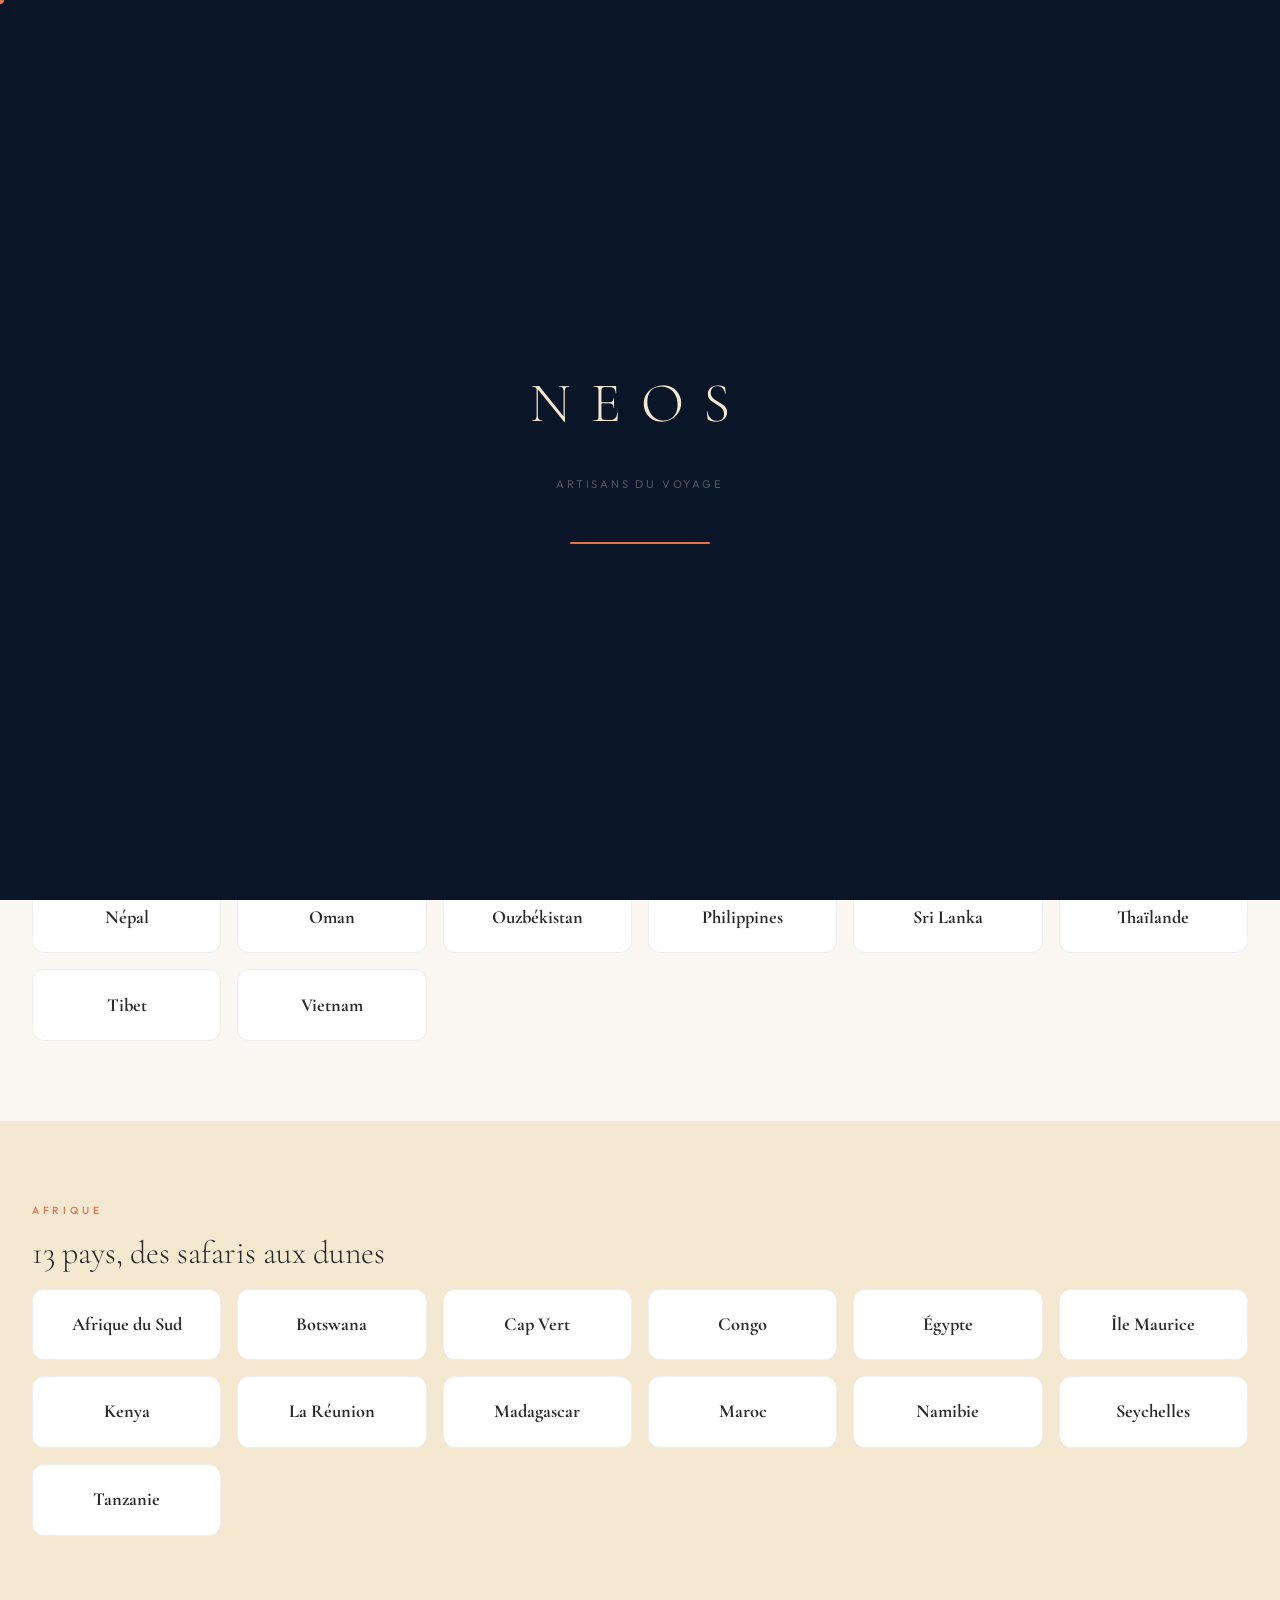
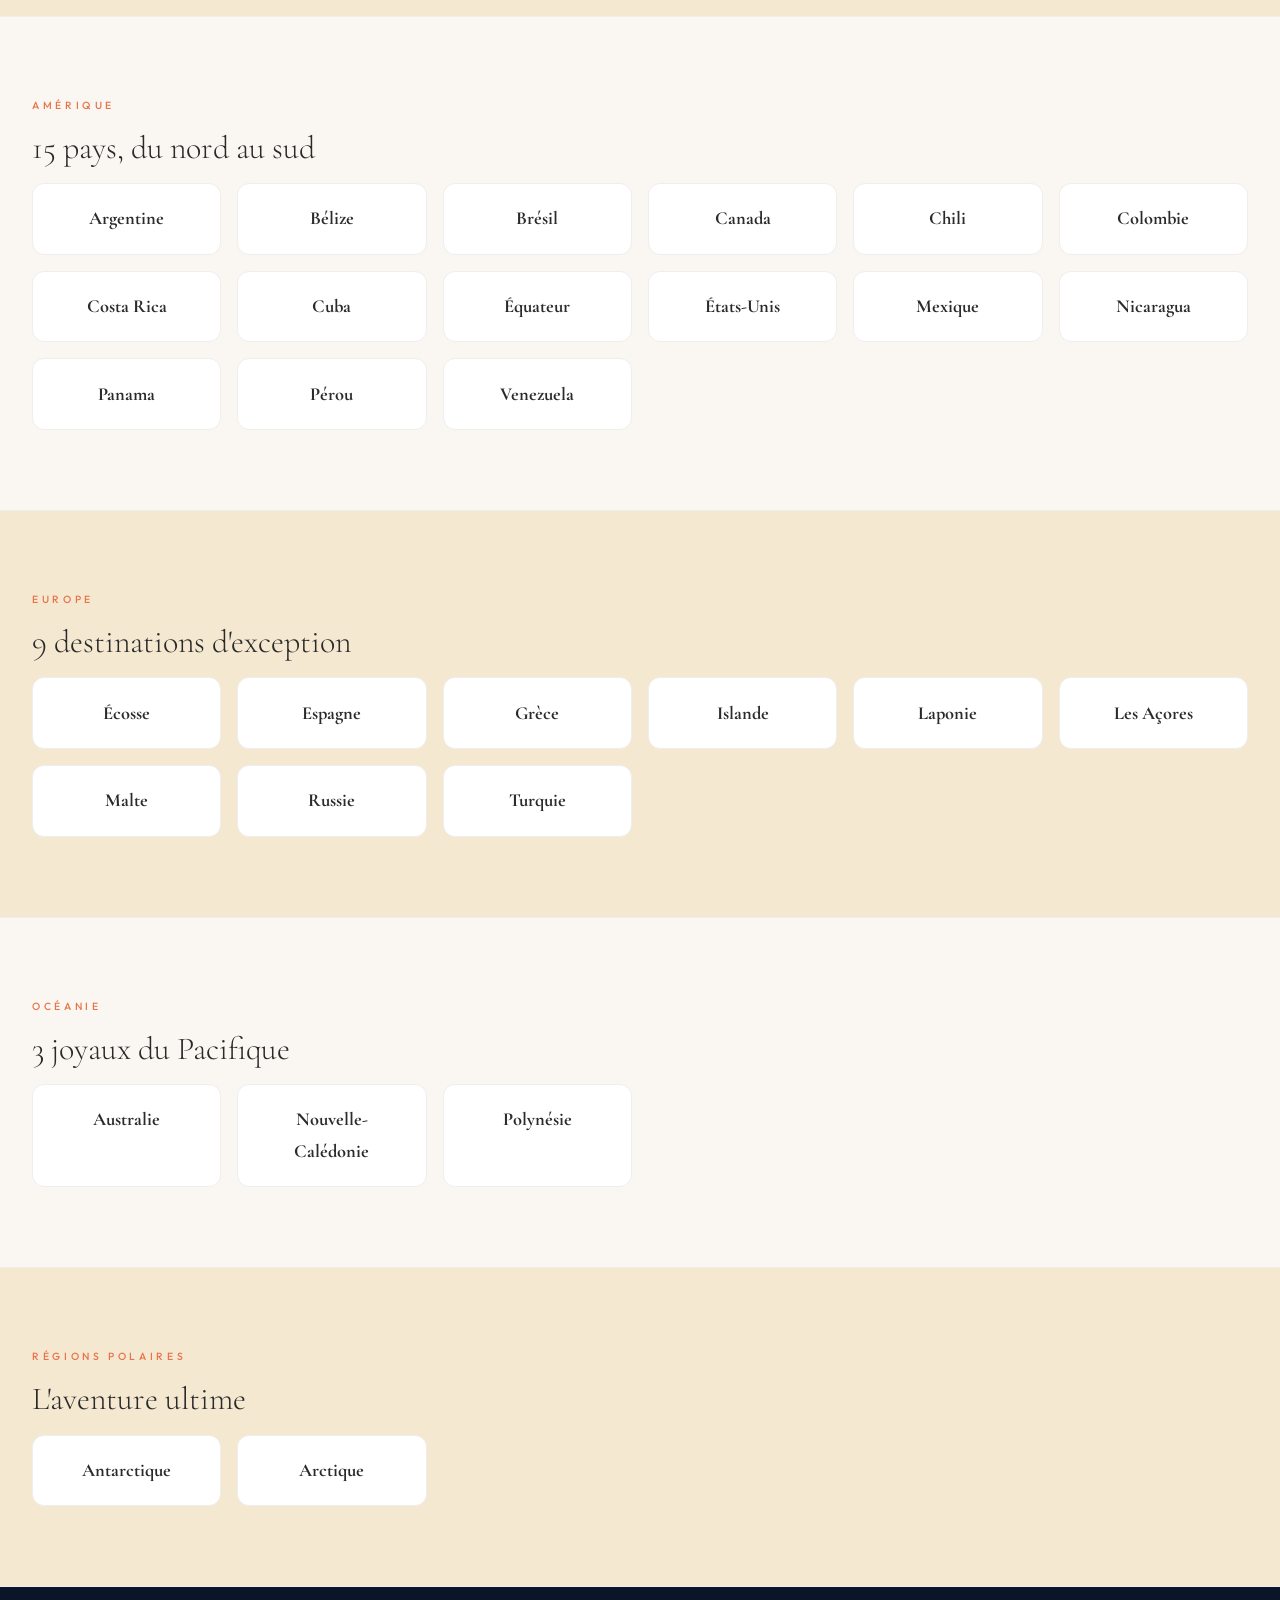
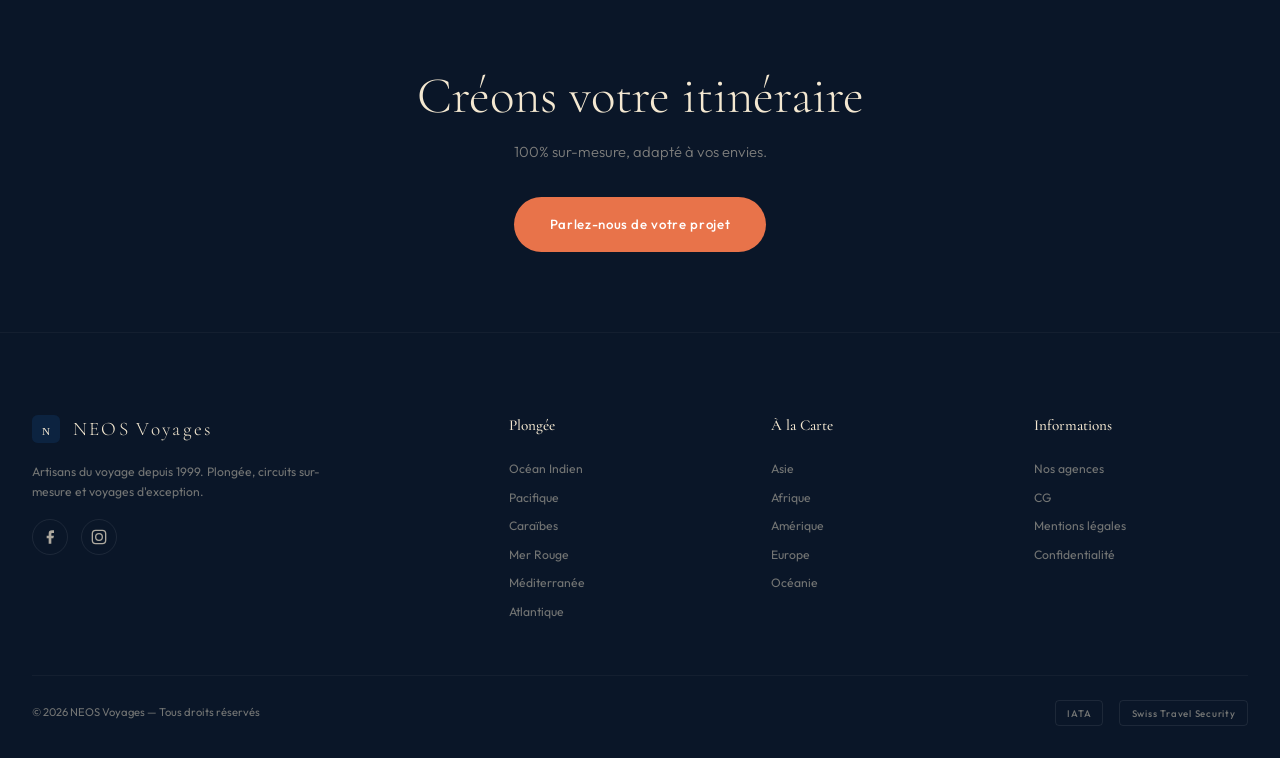
<file: alacarte.html>
<!DOCTYPE html><html lang="fr"><head><meta charset="UTF-8"><meta name="viewport" content="width=device-width,initial-scale=1.0">
<title>Voyages à la Carte — NEOS Voyages | Circuits sur-mesure Genève | Asie, Afrique, Amériques</title>
<meta name="description" content="Circuits sur-mesure avec correspondants locaux dans 50+ pays. Asie, Afrique, Amériques, Océanie. Voyages individuels ou petits groupes. Devis personnalisé depuis Genève.">
<link rel="preconnect" href="https://fonts.googleapis.com"><link rel="preconnect" href="https://fonts.gstatic.com" crossorigin>
<link href="https://fonts.googleapis.com/css2?family=Cormorant+Garamond:ital,wght@0,300;0,400;0,500;0,600;1,300;1,400&family=Outfit:wght@300;400;500;600&display=swap" rel="stylesheet">
<link rel="stylesheet" href="style.css">
<style>.page-hero{height:60vh;min-height:400px;display:flex;align-items:center;justify-content:center;position:relative;overflow:hidden;background:var(--deep)}.page-hero .dest-card-bg{position:absolute;inset:0}.page-hero::after{content:'';position:absolute;inset:0;background:linear-gradient(to bottom,rgba(10,22,40,.4),rgba(10,22,40,.85));z-index:1}.page-hero-content{position:relative;z-index:2;text-align:center;padding:0 2rem}.page-hero h1{font-family:var(--font-d);font-size:clamp(2.5rem,6vw,4.5rem);color:var(--sand);font-weight:300;margin-bottom:.5rem}.page-hero p{color:rgba(244,232,209,.5);font-size:1rem;max-width:600px;margin:0 auto}
.region-section{padding:5rem 0;border-bottom:1px solid #eee}.region-section:nth-child(even){background:var(--sand)}.region-title{font-family:var(--font-d);font-size:2rem;font-weight:300;margin-bottom:.5rem}.region-desc{color:var(--text-light);font-size:.88rem;margin-bottom:2rem}
.country-grid{display:grid;grid-template-columns:repeat(auto-fill,minmax(180px,1fr));gap:1rem}.country-card{background:var(--white);border-radius:var(--r);padding:1.2rem 1.5rem;border:1px solid #eee;transition:all var(--ease);text-align:center}.country-card:hover{transform:translateY(-4px);box-shadow:var(--shadow-md);border-color:var(--coral)}.country-card h3{font-family:var(--font-d);font-size:1.15rem}
</style><meta name="robots" content="index, follow">
<meta name="author" content="NEOS Voyages">
<meta name="geo.region" content="CH-GE">
<meta name="geo.placename" content="Genève">
<link rel="canonical" href="https://www.neos.ch/index.php?page=alacarte">
<meta property="og:type" content="website">
<meta property="og:site_name" content="NEOS Voyages">
<meta property="og:locale" content="fr_CH">
<meta property="og:title" content="Voyages à la Carte — Circuits sur-mesure dans 50+ pays">
<meta property="og:description" content="Votre voyage, votre rythme. Avec nos correspondants locaux, NEOS crée des itinéraires uniques en Asie, Afrique, Amériques et Océanie.">
<meta property="og:image" content="https://images.unsplash.com/photo-1489493585363-d69421e0edd3?w=1200&q=80&fit=crop">
<meta property="og:image:width" content="1200">
<meta property="og:image:height" content="630">
<meta property="og:url" content="https://www.neos.ch/index.php?page=alacarte">
<meta name="twitter:card" content="summary_large_image">
<meta name="twitter:site" content="@neos_voyages">
<meta name="twitter:title" content="Voyages à la Carte — Circuits sur-mesure dans 50+ pays">
<meta name="twitter:description" content="Votre voyage, votre rythme. Avec nos correspondants locaux, NEOS crée des itinéraires uniques en Asie, Afrique, Amériques et Océanie.">
<meta name="twitter:image" content="https://images.unsplash.com/photo-1489493585363-d69421e0edd3?w=1200&q=80&fit=crop">
<script type="application/ld+json">
{
  "@context": "https://schema.org",
  "@graph": [
    {
      "@type": "BreadcrumbList",
      "itemListElement": [
        {"@type":"ListItem","position":1,"name":"Accueil","item":"https://www.neos.ch/"},
        {"@type":"ListItem","position":2,"name":"Voyages à la Carte","item":"https://www.neos.ch/index.php?page=alacarte"}
      ]
    },
    {
      "@type": "WebPage",
      "name": "Voyages à la Carte — Circuits sur-mesure NEOS Voyages",
      "description": "Circuits sur-mesure dans 50+ pays avec correspondants locaux. Asie, Afrique, Amériques, Océanie. Individuel ou petits groupes.",
      "url": "https://www.neos.ch/index.php?page=alacarte"
    }
  ]
}
</script>
</head><body>
<div class="preloader" id="preloader"><div class="preloader-logo"><span style="animation-delay:.1s">N</span><span style="animation-delay:.2s">E</span><span style="animation-delay:.3s">O</span><span style="animation-delay:.4s">S</span></div><div class="preloader-sub">Artisans du voyage</div><div class="preloader-bar"></div></div>

<nav class="nav" id="nav"><a href="index.html" class="nav-logo"><img src="data:image/svg+xml,%3Csvg xmlns=%22http://www.w3.org/2000/svg%22 width=%22200%22 height=%2250%22%3E%3Ctext x=%220%22 y=%2232%22 fill=%22%23f4e8d1%22 font-family=%22Georgia%22 font-size=%2226%22 font-weight=%22300%22 letter-spacing=%228%22%3ENEOS%3C/text%3E%3Ctext x=%220%22 y=%2246%22 fill=%22rgba(244,232,209,0.5)%22 font-family=%22sans-serif%22 font-size=%229%22 letter-spacing=%224%22%3EVOYAGES%3C/text%3E%3C/svg%3E" alt="NEOS" style="height:36px"></a><ul class="nav-links"><li><a href="plongee.html">Plongée</a></li><li><a href="alacarte.html" style="color:var(--coral)">À la Carte</a></li><li><a href="themes.html">Par Thèmes</a></li><li><a href="entreprise.html">Entreprise</a></li><li><a href="contact.html" class="nav-cta">Créer mon voyage</a></li></ul><button class="hamburger" id="hamburger" aria-label="Menu"><span></span><span></span><span></span></button></nav>
<div class="mobile-menu" id="mobileMenu"><a href="index.html">Accueil</a><a href="plongee.html">Plongée</a><a href="alacarte.html">À la Carte</a><a href="themes.html">Par Thèmes</a><a href="contact.html" class="btn btn-primary">Contact</a></div>

<div class="page-hero"><div class="dest-card-bg" style="background-image:url('https://images.unsplash.com/photo-1489493585363-d69421e0edd3?w=1600&q=80&fit=crop');background-size:cover;background-position:center"></div><div class="page-hero-content"><p class="section-label">À la Carte</p><h1>Votre voyage, votre rythme</h1><p>Circuits sur-mesure élaborés avec nos correspondants locaux — en individuel ou petits groupes.</p></div></div>

<main>
<section class="region-section" id="asie"><div class="container reveal"><p class="section-label">Asie</p><h2 class="region-title">20 pays, des cultures millénaires</h2>
<div class="country-grid">
<a href="contact.html" class="country-card"><h3>Bhoutan</h3></a><a href="contact.html" class="country-card"><h3>Cambodge</h3></a><a href="contact.html" class="country-card"><h3>Chine</h3></a><a href="contact.html" class="country-card"><h3>Inde</h3></a><a href="contact.html" class="country-card"><h3>Indonésie</h3></a><a href="contact.html" class="country-card"><h3>Iran</h3></a><a href="contact.html" class="country-card"><h3>Japon</h3></a><a href="contact.html" class="country-card"><h3>Jordanie</h3></a><a href="contact.html" class="country-card"><h3>Laos</h3></a><a href="contact.html" class="country-card"><h3>Maldives</h3></a><a href="contact.html" class="country-card"><h3>Mongolie</h3></a><a href="contact.html" class="country-card"><h3>Myanmar</h3></a><a href="contact.html" class="country-card"><h3>Népal</h3></a><a href="contact.html" class="country-card"><h3>Oman</h3></a><a href="contact.html" class="country-card"><h3>Ouzbékistan</h3></a><a href="contact.html" class="country-card"><h3>Philippines</h3></a><a href="contact.html" class="country-card"><h3>Sri Lanka</h3></a><a href="contact.html" class="country-card"><h3>Thaïlande</h3></a><a href="contact.html" class="country-card"><h3>Tibet</h3></a><a href="contact.html" class="country-card"><h3>Vietnam</h3></a>
</div></div></section>

<section class="region-section" id="afrique"><div class="container reveal"><p class="section-label">Afrique</p><h2 class="region-title">13 pays, des safaris aux dunes</h2>
<div class="country-grid">
<a href="contact.html" class="country-card"><h3>Afrique du Sud</h3></a><a href="contact.html" class="country-card"><h3>Botswana</h3></a><a href="contact.html" class="country-card"><h3>Cap Vert</h3></a><a href="contact.html" class="country-card"><h3>Congo</h3></a><a href="contact.html" class="country-card"><h3>Égypte</h3></a><a href="contact.html" class="country-card"><h3>Île Maurice</h3></a><a href="contact.html" class="country-card"><h3>Kenya</h3></a><a href="contact.html" class="country-card"><h3>La Réunion</h3></a><a href="contact.html" class="country-card"><h3>Madagascar</h3></a><a href="contact.html" class="country-card"><h3>Maroc</h3></a><a href="contact.html" class="country-card"><h3>Namibie</h3></a><a href="contact.html" class="country-card"><h3>Seychelles</h3></a><a href="contact.html" class="country-card"><h3>Tanzanie</h3></a>
</div></div></section>

<section class="region-section" id="amerique"><div class="container reveal"><p class="section-label">Amérique</p><h2 class="region-title">15 pays, du nord au sud</h2>
<div class="country-grid">
<a href="contact.html" class="country-card"><h3>Argentine</h3></a><a href="contact.html" class="country-card"><h3>Bélize</h3></a><a href="contact.html" class="country-card"><h3>Brésil</h3></a><a href="contact.html" class="country-card"><h3>Canada</h3></a><a href="contact.html" class="country-card"><h3>Chili</h3></a><a href="contact.html" class="country-card"><h3>Colombie</h3></a><a href="contact.html" class="country-card"><h3>Costa Rica</h3></a><a href="contact.html" class="country-card"><h3>Cuba</h3></a><a href="contact.html" class="country-card"><h3>Équateur</h3></a><a href="contact.html" class="country-card"><h3>États-Unis</h3></a><a href="contact.html" class="country-card"><h3>Mexique</h3></a><a href="contact.html" class="country-card"><h3>Nicaragua</h3></a><a href="contact.html" class="country-card"><h3>Panama</h3></a><a href="contact.html" class="country-card"><h3>Pérou</h3></a><a href="contact.html" class="country-card"><h3>Venezuela</h3></a>
</div></div></section>

<section class="region-section" id="europe"><div class="container reveal"><p class="section-label">Europe</p><h2 class="region-title">9 destinations d'exception</h2>
<div class="country-grid">
<a href="contact.html" class="country-card"><h3>Écosse</h3></a><a href="contact.html" class="country-card"><h3>Espagne</h3></a><a href="contact.html" class="country-card"><h3>Grèce</h3></a><a href="contact.html" class="country-card"><h3>Islande</h3></a><a href="contact.html" class="country-card"><h3>Laponie</h3></a><a href="contact.html" class="country-card"><h3>Les Açores</h3></a><a href="contact.html" class="country-card"><h3>Malte</h3></a><a href="contact.html" class="country-card"><h3>Russie</h3></a><a href="contact.html" class="country-card"><h3>Turquie</h3></a>
</div></div></section>

<section class="region-section" id="oceanie"><div class="container reveal"><p class="section-label">Océanie</p><h2 class="region-title">3 joyaux du Pacifique</h2>
<div class="country-grid">
<a href="contact.html" class="country-card"><h3>Australie</h3></a><a href="contact.html" class="country-card"><h3>Nouvelle-Calédonie</h3></a><a href="contact.html" class="country-card"><h3>Polynésie</h3></a>
</div></div></section>

<section class="region-section" id="polaires"><div class="container reveal"><p class="section-label">Régions Polaires</p><h2 class="region-title">L'aventure ultime</h2>
<div class="country-grid">
<a href="contact.html" class="country-card"><h3>Antarctique</h3></a><a href="contact.html" class="country-card"><h3>Arctique</h3></a>
</div></div></section>
</main>

<section style="padding:5rem 0;background:var(--deep);text-align:center;color:var(--sand)"><div class="container"><h2 class="section-title reveal" style="color:var(--sand)">Créons votre itinéraire</h2><p class="section-sub reveal" style="color:rgba(244,232,209,.5);margin:0 auto 2rem">100% sur-mesure, adapté à vos envies.</p><a href="contact.html" class="btn btn-primary reveal">Parlez-nous de votre projet</a></div></section>
<footer>
<div class="container">
<div class="footer-grid">
<div>
<div class="footer-brand">
<img src="data:image/svg+xml,%3Csvg xmlns=%22http://www.w3.org/2000/svg%22 width=%2240%22 height=%2240%22%3E%3Crect width=%2240%22 height=%2240%22 rx=%228%22 fill=%22%230c2340%22/%3E%3Ctext x=%2220%22 y=%2228%22 text-anchor=%22middle%22 fill=%22%23f4e8d1%22 font-family=%22Georgia%22 font-size=%2216%22%3EN%3C/text%3E%3C/svg%3E" alt="" style="height:28px;width:28px">
<span>NEOS Voyages</span>
</div>
<p class="footer-desc">Artisans du voyage depuis 1999. Plongée, circuits sur-mesure et voyages d'exception.</p>
<div class="footer-social">
<a href="https://www.facebook.com/NEOS-Voyages-118852518200142/" target="_blank" aria-label="Facebook"><img src="data:image/svg+xml,%3Csvg xmlns=%22http://www.w3.org/2000/svg%22 width=%2224%22 height=%2224%22 fill=%22rgba(244,232,209,0.7)%22%3E%3Cpath d=%22M18 2h-3a5 5 0 00-5 5v3H7v4h3v8h4v-8h3l1-4h-4V7a1 1 0 011-1h3z%22/%3E%3C/svg%3E" alt=""></a>
<a href="https://www.instagram.com/neos_voyages/" target="_blank" aria-label="Instagram"><img src="data:image/svg+xml,%3Csvg xmlns=%22http://www.w3.org/2000/svg%22 width=%2224%22 height=%2224%22 fill=%22none%22 stroke=%22rgba(244,232,209,0.7)%22 stroke-width=%222%22%3E%3Crect x=%222%22 y=%222%22 width=%2220%22 height=%2220%22 rx=%225%22/%3E%3Ccircle cx=%2212%22 cy=%2212%22 r=%225%22/%3E%3C/svg%3E" alt=""></a>
</div>
</div>
<div class="footer-col"><h4>Plongée</h4><ul><li><a href="plongee.html">Océan Indien</a></li><li><a href="plongee.html">Pacifique</a></li><li><a href="plongee.html">Caraïbes</a></li><li><a href="plongee.html">Mer Rouge</a></li><li><a href="plongee.html">Méditerranée</a></li><li><a href="plongee.html">Atlantique</a></li></ul></div>
<div class="footer-col"><h4>À la Carte</h4><ul><li><a href="alacarte.html">Asie</a></li><li><a href="alacarte.html">Afrique</a></li><li><a href="alacarte.html">Amérique</a></li><li><a href="alacarte.html">Europe</a></li><li><a href="alacarte.html">Océanie</a></li></ul></div>
<div class="footer-col"><h4>Informations</h4><ul><li><a href="contact.html">Nos agences</a></li><li><a href="https://www.neos.ch/doc/conditions_generales.pdf" target="_blank">CG</a></li><li><a href="mentions-legales.html">Mentions légales</a></li><li><a href="mentions-legales.html">Confidentialité</a></li></ul></div>
</div>
<div class="footer-bottom">
<span>© 2026 NEOS Voyages — Tous droits réservés</span>
<div class="footer-badges"><span>IATA</span><span>Swiss Travel Security</span></div>
</div>
</div>
</footer>
<script src="images.js"></script><script src="app.js"></script>
<div class="cookie-banner" id="cookieBanner"><p class="cookie-text">Ce site utilise des cookies. <a href="mentions-legales.html">En savoir plus</a>.</p><div class="cookie-actions"><button class="btn btn-primary btn-sm" id="cookieAccept">Accepter</button><button class="btn btn-secondary btn-sm" id="cookieReject" style="color:rgba(244,232,209,.5);border-color:rgba(255,255,255,.1)">Refuser</button></div></div>
</body></html>
</file>
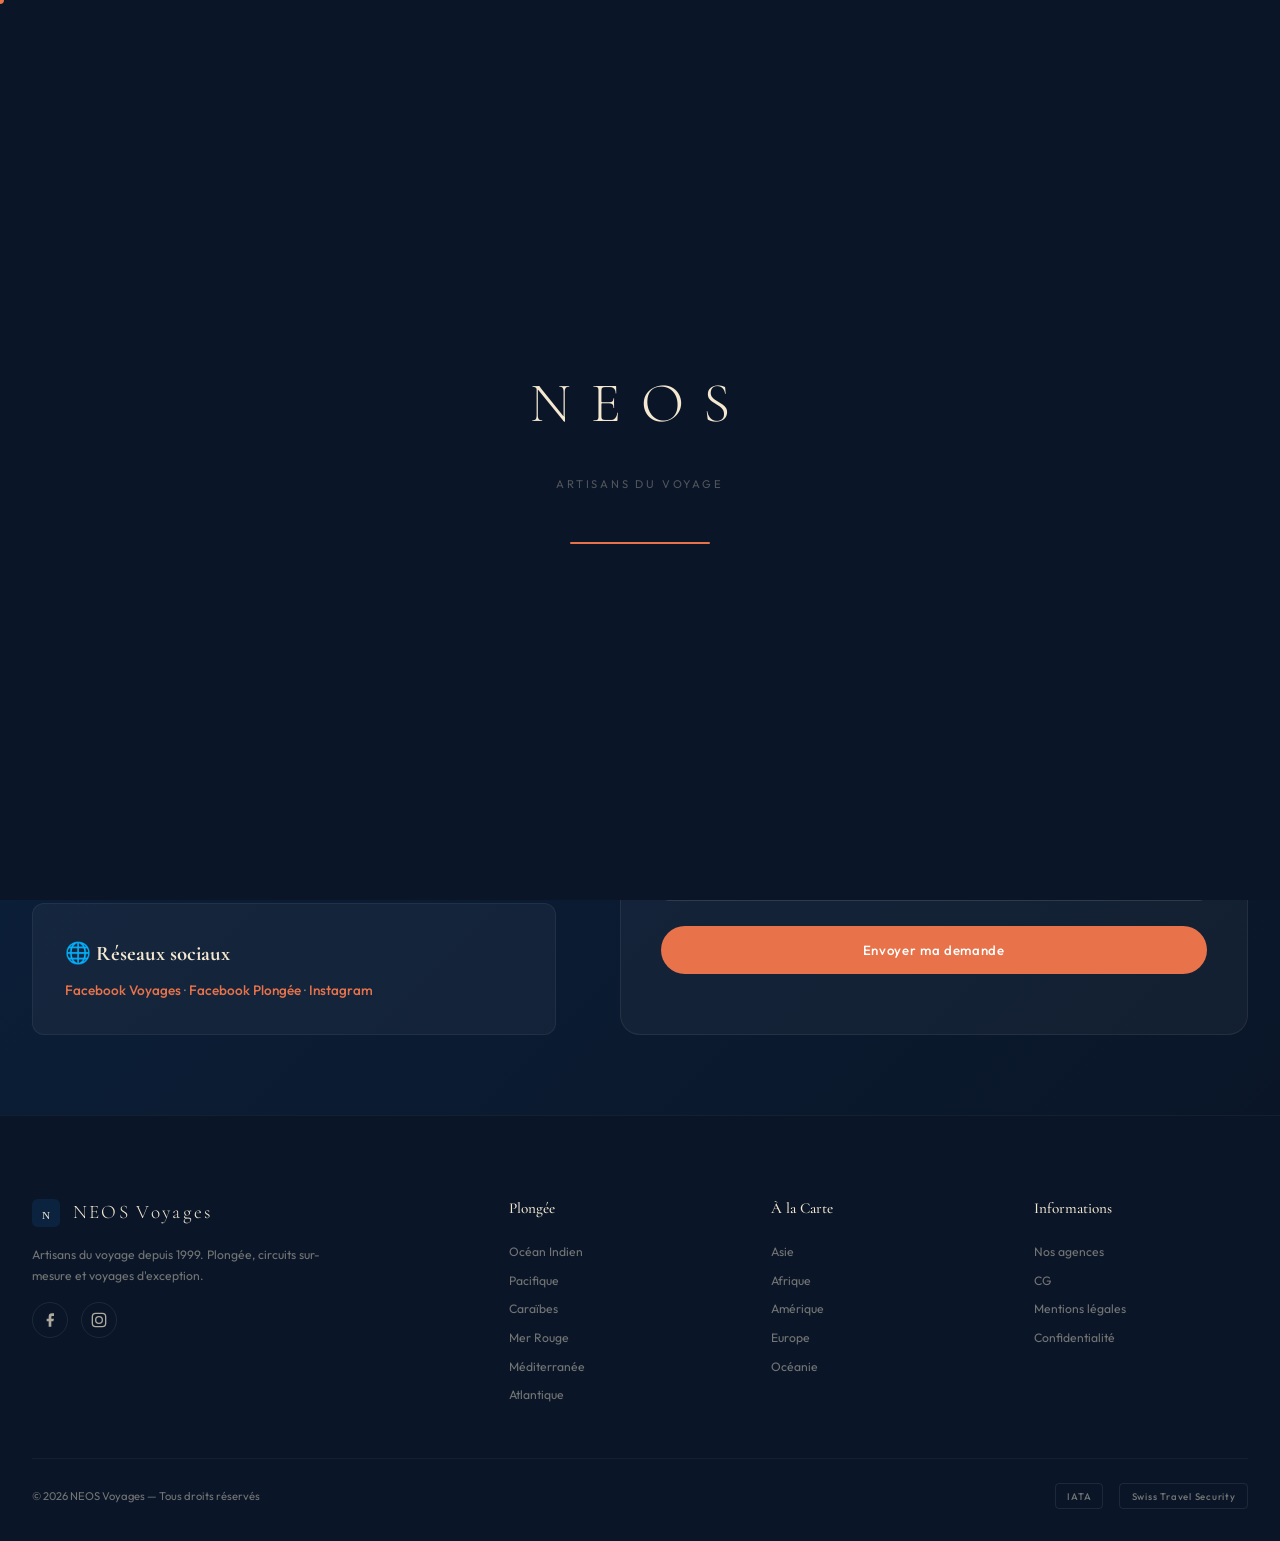
<file: contact.html>
<!DOCTYPE html>
<html lang="fr">
<head>
<meta charset="UTF-8">
<meta name="viewport" content="width=device-width,initial-scale=1.0">
<title>Contact — NEOS Voyages Genève | Rue des Bains 50 · +41 22 320 66 35</title>
<meta name="description" content="Contactez NEOS Voyages à Genève (Rue des Bains 50) ou Lausanne. Tél. +41 22 320 66 35. Créez votre voyage sur-mesure avec nos experts.">
<link rel="preconnect" href="https://fonts.googleapis.com">
<link rel="preconnect" href="https://fonts.gstatic.com" crossorigin>
<link href="https://fonts.googleapis.com/css2?family=Cormorant+Garamond:ital,wght@0,300;0,400;0,500;0,600;1,300;1,400&family=Outfit:wght@300;400;500;600&display=swap" rel="stylesheet">
<link rel="stylesheet" href="style.css">
<style>
.contact-page{padding:calc(var(--nav-h) + 4rem) 0 5rem;min-height:100vh;background:linear-gradient(135deg,var(--ocean),var(--deep));color:var(--sand)}
.contact-hero{text-align:center;margin-bottom:4rem}
.contact-hero h1{font-family:var(--font-d);font-size:clamp(2.5rem,5vw,4rem);color:var(--sand);font-weight:300;margin-bottom:1rem}
.contact-hero p{color:rgba(244,232,209,.5);max-width:600px;margin:0 auto;font-size:.95rem}
.contact-grid{display:grid;grid-template-columns:1fr 1.2fr;gap:4rem}
.info-cards{display:flex;flex-direction:column;gap:1.5rem}
.info-card{background:rgba(255,255,255,.04);border:1px solid rgba(255,255,255,.06);border-radius:var(--r);padding:2rem;transition:all .3s}
.info-card:hover{background:rgba(255,255,255,.07)}
.info-card h3{font-family:var(--font-d);font-size:1.3rem;margin-bottom:.5rem;color:var(--sand)}
.info-card p{font-size:.85rem;color:rgba(244,232,209,.5);line-height:1.7}
.info-card a{color:var(--coral);font-weight:500}
@media(max-width:768px){.contact-grid{grid-template-columns:1fr}}
</style>
<meta name="robots" content="index, follow">
<meta name="author" content="NEOS Voyages">
<meta name="geo.region" content="CH-GE">
<meta name="geo.placename" content="Genève">
<link rel="canonical" href="https://www.neos.ch/index.php?page=contact">
<meta property="og:type" content="website">
<meta property="og:site_name" content="NEOS Voyages">
<meta property="og:locale" content="fr_CH">
<meta property="og:title" content="Contactez NEOS Voyages — Agence à Genève & Lausanne">
<meta property="og:description" content="Parlons de votre prochain voyage. Nos experts vous reçoivent à Genève, Rue des Bains 50 — ou par téléphone au +41 22 320 66 35.">
<meta property="og:image" content="https://images.unsplash.com/photo-1501854140801-50d01698950b?w=1200&q=80&fit=crop">
<meta property="og:image:width" content="1200">
<meta property="og:image:height" content="630">
<meta property="og:url" content="https://www.neos.ch/index.php?page=contact">
<meta name="twitter:card" content="summary_large_image">
<meta name="twitter:site" content="@neos_voyages">
<meta name="twitter:title" content="Contactez NEOS Voyages — Agence à Genève & Lausanne">
<meta name="twitter:description" content="Parlons de votre prochain voyage. Nos experts vous reçoivent à Genève, Rue des Bains 50 — ou par téléphone au +41 22 320 66 35.">
<meta name="twitter:image" content="https://images.unsplash.com/photo-1501854140801-50d01698950b?w=1200&q=80&fit=crop">
<script type="application/ld+json">
{
  "@context": "https://schema.org",
  "@type": "LocalBusiness",
  "name": "NEOS Voyages",
  "url": "https://www.neos.ch",
  "telephone": "+41223206635",
  "email": "info@neos.ch",
  "address": {
    "@type": "PostalAddress",
    "streetAddress": "Rue des Bains 50",
    "addressLocality": "Genève",
    "postalCode": "1205",
    "addressCountry": "CH"
  },
  "contactPoint": [
    {
      "@type": "ContactPoint",
      "telephone": "+41223206635",
      "contactType": "customer service",
      "areaServed": "CH",
      "availableLanguage": ["French", "German", "English"]
    },
    {
      "@type": "ContactPoint",
      "telephone": "+41216126600",
      "contactType": "customer service",
      "description": "Bureau de Lausanne"
    }
  ]
}
</script></head>
<body>
<div class="preloader" id="preloader"><div class="preloader-logo"><span style="animation-delay:.1s">N</span><span style="animation-delay:.2s">E</span><span style="animation-delay:.3s">O</span><span style="animation-delay:.4s">S</span></div><div class="preloader-sub">Artisans du voyage</div><div class="preloader-bar"></div></div>

<nav class="nav scrolled" id="nav">
<a href="index.html" class="nav-logo"><img src="data:image/svg+xml,%3Csvg xmlns=%22http://www.w3.org/2000/svg%22 width=%22200%22 height=%2250%22%3E%3Ctext x=%220%22 y=%2232%22 fill=%22%23f4e8d1%22 font-family=%22Georgia%22 font-size=%2226%22 font-weight=%22300%22 letter-spacing=%228%22%3ENEOS%3C/text%3E%3Ctext x=%220%22 y=%2246%22 fill=%22rgba(244,232,209,0.5)%22 font-family=%22sans-serif%22 font-size=%229%22 letter-spacing=%224%22%3EVOYAGES%3C/text%3E%3C/svg%3E" alt="NEOS Voyages" style="height:36px"></a>
<ul class="nav-links">
<li><a href="plongee.html">Plongée</a><div class="mega-menu"><div class="mega-menu-title">Destinations Plongée</div><div class="mega-menu-grid"><a href="plongee.html#ocean-indien">Océan Indien</a><a href="plongee.html#pacifique">Pacifique</a><a href="plongee.html#caraibes">Caraïbes</a><a href="plongee.html#mer-rouge">Mer Rouge</a><a href="plongee.html#mediterranee">Méditerranée</a><a href="plongee.html#atlantique">Atlantique</a><a href="plongee.html#polaires">Régions Polaires</a><a href="plongee.html#croisieres">Croisières</a></div></div></li>
<li><a href="alacarte.html">À la Carte</a><div class="mega-menu"><div class="mega-menu-title">Voyages à la Carte</div><div class="mega-menu-grid"><a href="alacarte.html#asie">Asie</a><a href="alacarte.html#afrique">Afrique</a><a href="alacarte.html#amerique">Amérique</a><a href="alacarte.html#europe">Europe</a><a href="alacarte.html#oceanie">Océanie</a><a href="alacarte.html#polaires">Polaires</a></div></div></li>
<li><a href="themes.html">Par Thèmes</a></li>
<li><a href="entreprise.html">Entreprise</a></li>
<li><div class="nav-search"><button class="nav-search-btn" aria-label="Rechercher"><svg viewBox="0 0 24 24" fill="none" stroke="currentColor" stroke-width="2"><circle cx="11" cy="11" r="8"/><path d="M21 21l-4.35-4.35"/></svg></button></div></li>
<li><a href="contact.html" class="nav-cta" style="background:rgba(232,115,74,.3)!important">Contact</a></li>
</ul>
<button class="hamburger" id="hamburger" aria-label="Menu"><span></span><span></span><span></span></button>
</nav>

<div class="search-overlay" id="searchOverlay"><button class="search-close" aria-label="Fermer">×</button><div class="search-box"><input type="text" class="search-input" id="searchInput" placeholder="Où rêvez-vous d'aller ?" autocomplete="off"><div class="search-results" id="searchResults"></div></div></div>

<div class="mobile-menu" id="mobileMenu">
<a href="index.html">Accueil</a>
<a href="plongee.html">Plongée</a>
<a href="alacarte.html">À la Carte</a>
<a href="themes.html">Par Thèmes</a>
<a href="entreprise.html">Entreprise</a>
<a href="contact.html" class="btn btn-primary">Créer mon voyage</a>
</div>

<main class="contact-page">
<div class="container">
<div class="contact-hero reveal">
<p class="section-label">Contact</p>
<h1>Parlons de votre voyage</h1>
<p>Nos conseillers sont à votre disposition pour créer le voyage qui vous ressemble. Rappel gratuit sur demande.</p>
</div>
<div class="contact-grid">
<div class="info-cards reveal">
<div class="info-card"><h3>📍 Genève</h3><p>Rue des Bains 50, 1205 Genève<br><a href="tel:+41223206635">+41 (0)22 320 66 35</a></p></div>
<div class="info-card"><h3>📍 Lausanne</h3><p><a href="tel:+41216126600">+41 (0)21 612 66 00</a></p></div>
<div class="info-card"><h3>✉️ Email</h3><p><a href="mailto:info@neos.ch">info@neos.ch</a></p></div>
<div class="info-card"><h3>🌐 Réseaux sociaux</h3><p><a href="https://www.facebook.com/NEOS-Voyages-118852518200142/" target="_blank">Facebook Voyages</a> · <a href="https://www.facebook.com/neos.voyages.plongee/" target="_blank">Facebook Plongée</a> · <a href="https://www.instagram.com/neos_voyages/" target="_blank">Instagram</a></p></div>
</div>
<div class="contact-form reveal">
<h3 class="form-title">Demandez un rappel gratuit</h3>
<div class="form-row">
<div class="form-group"><label>Prénom *</label><input type="text" placeholder="Votre prénom" required></div>
<div class="form-group"><label>Nom *</label><input type="text" placeholder="Votre nom" required></div>
</div>
<div class="form-row">
<div class="form-group"><label>Téléphone *</label><input type="tel" placeholder="+41 ..." required></div>
<div class="form-group"><label>Email</label><input type="email" placeholder="votre@email.ch"></div>
</div>
<div class="form-row">
<div class="form-group"><label>Agence</label><select><option>Genève</option><option>Lausanne</option></select></div>
<div class="form-group"><label>Type de voyage</label><select><option>Plongée</option><option>Circuit à la carte</option><option>Croisière</option><option>Trek</option><option>Safari</option><option>Entreprise / Incentive</option><option>Autre</option></select></div>
</div>
<div class="form-group"><label>Votre projet *</label><textarea placeholder="Destination rêvée, dates souhaitées, nombre de voyageurs, budget indicatif, envies particulières…" required></textarea></div>
<button class="btn btn-primary" style="width:100%;justify-content:center" type="submit">Envoyer ma demande</button>
<div class="form-feedback"></div>
</div>
</div>
</div>
</main>

<footer>
<div class="container">
<div class="footer-grid">
<div>
<div class="footer-brand">
<img src="data:image/svg+xml,%3Csvg xmlns=%22http://www.w3.org/2000/svg%22 width=%2240%22 height=%2240%22%3E%3Crect width=%2240%22 height=%2240%22 rx=%228%22 fill=%22%230c2340%22/%3E%3Ctext x=%2220%22 y=%2228%22 text-anchor=%22middle%22 fill=%22%23f4e8d1%22 font-family=%22Georgia%22 font-size=%2216%22%3EN%3C/text%3E%3C/svg%3E" alt="" style="height:28px;width:28px">
<span>NEOS Voyages</span>
</div>
<p class="footer-desc">Artisans du voyage depuis 1999. Plongée, circuits sur-mesure et voyages d'exception.</p>
<div class="footer-social">
<a href="https://www.facebook.com/NEOS-Voyages-118852518200142/" target="_blank" aria-label="Facebook"><img src="data:image/svg+xml,%3Csvg xmlns=%22http://www.w3.org/2000/svg%22 width=%2224%22 height=%2224%22 fill=%22rgba(244,232,209,0.7)%22%3E%3Cpath d=%22M18 2h-3a5 5 0 00-5 5v3H7v4h3v8h4v-8h3l1-4h-4V7a1 1 0 011-1h3z%22/%3E%3C/svg%3E" alt=""></a>
<a href="https://www.instagram.com/neos_voyages/" target="_blank" aria-label="Instagram"><img src="data:image/svg+xml,%3Csvg xmlns=%22http://www.w3.org/2000/svg%22 width=%2224%22 height=%2224%22 fill=%22none%22 stroke=%22rgba(244,232,209,0.7)%22 stroke-width=%222%22%3E%3Crect x=%222%22 y=%222%22 width=%2220%22 height=%2220%22 rx=%225%22/%3E%3Ccircle cx=%2212%22 cy=%2212%22 r=%225%22/%3E%3C/svg%3E" alt=""></a>
</div>
</div>
<div class="footer-col"><h4>Plongée</h4><ul><li><a href="plongee.html">Océan Indien</a></li><li><a href="plongee.html">Pacifique</a></li><li><a href="plongee.html">Caraïbes</a></li><li><a href="plongee.html">Mer Rouge</a></li><li><a href="plongee.html">Méditerranée</a></li><li><a href="plongee.html">Atlantique</a></li></ul></div>
<div class="footer-col"><h4>À la Carte</h4><ul><li><a href="alacarte.html">Asie</a></li><li><a href="alacarte.html">Afrique</a></li><li><a href="alacarte.html">Amérique</a></li><li><a href="alacarte.html">Europe</a></li><li><a href="alacarte.html">Océanie</a></li></ul></div>
<div class="footer-col"><h4>Informations</h4><ul><li><a href="contact.html">Nos agences</a></li><li><a href="https://www.neos.ch/doc/conditions_generales.pdf" target="_blank">CG</a></li><li><a href="mentions-legales.html">Mentions légales</a></li><li><a href="mentions-legales.html">Confidentialité</a></li></ul></div>
</div>
<div class="footer-bottom">
<span>© 2026 NEOS Voyages — Tous droits réservés</span>
<div class="footer-badges"><span>IATA</span><span>Swiss Travel Security</span></div>
</div>
</div>
</footer>

<div class="cookie-banner" id="cookieBanner"><p class="cookie-text">Ce site utilise des cookies. <a href="mentions-legales.html">En savoir plus</a>.</p><div class="cookie-actions"><button class="btn btn-primary btn-sm" id="cookieAccept">Accepter</button><button class="btn btn-secondary btn-sm" id="cookieReject" style="color:rgba(244,232,209,.5);border-color:rgba(255,255,255,.1)">Refuser</button></div></div>

<script src="images.js"></script>
<script src="app.js"></script>
</body>
</html>
</file>
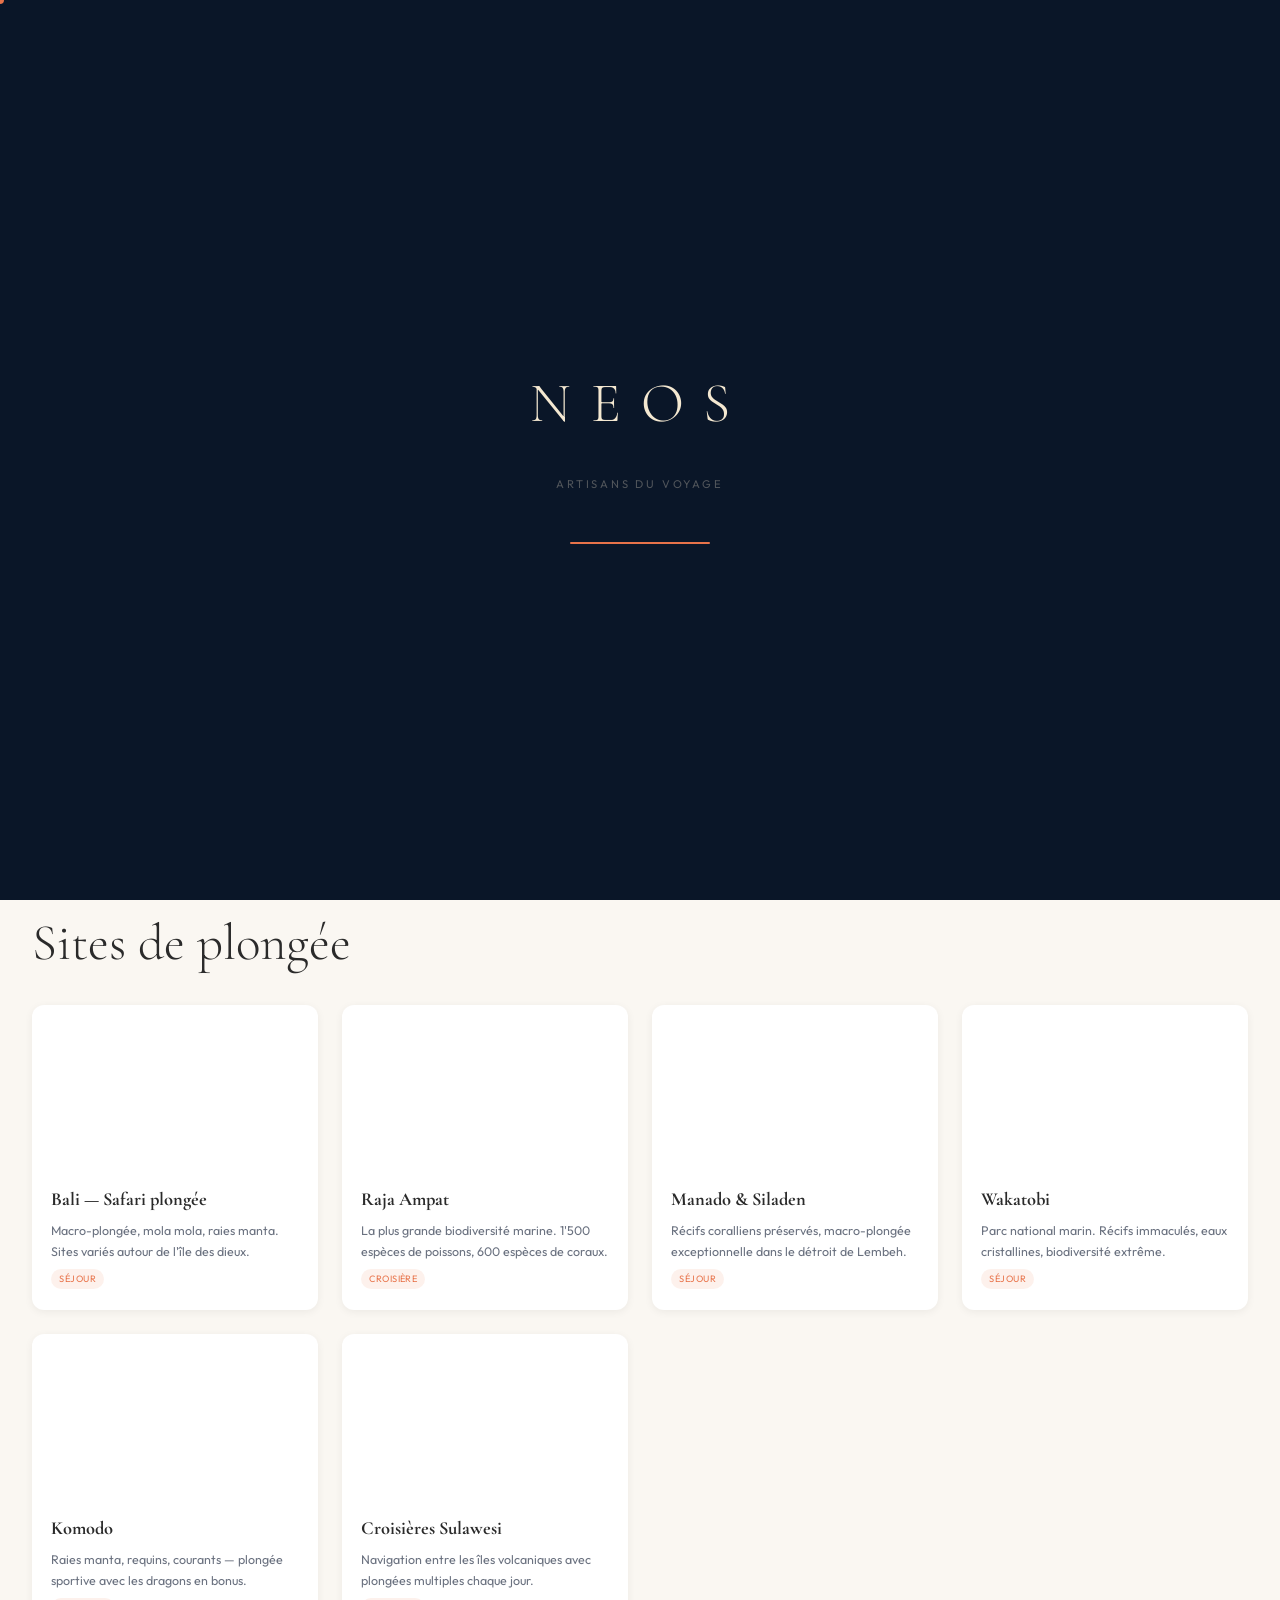
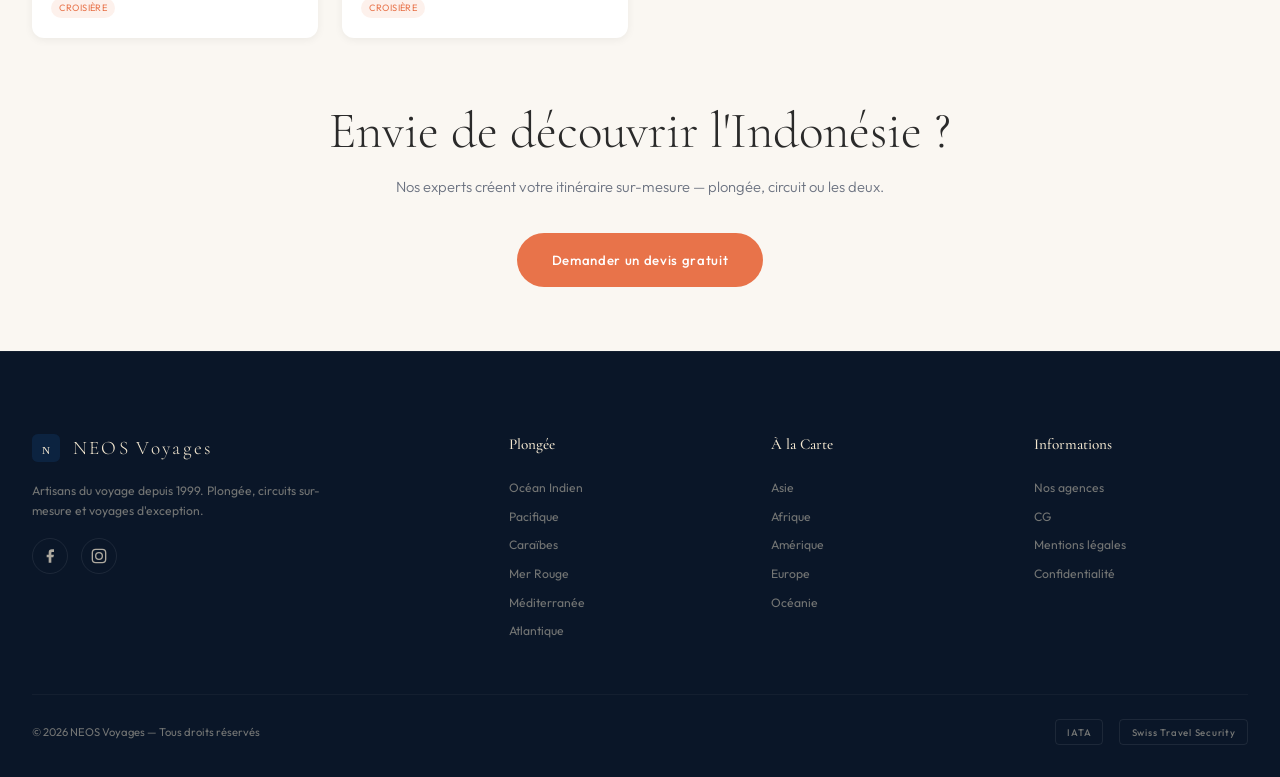
<file: destination.html>
<!DOCTYPE html><html lang="fr"><head><meta charset="UTF-8"><meta name="viewport" content="width=device-width,initial-scale=1.0"><title>Destination — NEOS Voyages | Plongée & Voyage sur-mesure</title><meta name="description" content="Découvrez cette destination avec NEOS Voyages. Plongée, circuit, safari ou croisière — nos experts créent votre voyage idéal depuis Genève."><link rel="preconnect" href="https://fonts.googleapis.com"><link rel="preconnect" href="https://fonts.gstatic.com" crossorigin><link href="https://fonts.googleapis.com/css2?family=Cormorant+Garamond:ital,wght@0,300;0,400;0,500;0,600;1,300;1,400&family=Outfit:wght@300;400;500;600&display=swap" rel="stylesheet"><link rel="stylesheet" href="style.css">
<style>.dest-hero{height:70vh;min-height:500px;display:flex;align-items:flex-end;position:relative;overflow:hidden;background:var(--deep)}.dest-hero .dest-card-bg{position:absolute;inset:0}.dest-hero::after{content:'';position:absolute;inset:0;background:linear-gradient(to bottom,rgba(10,22,40,.2) 0%,rgba(10,22,40,.9) 100%);z-index:1}.dest-hero-content{position:relative;z-index:2;padding:0 0 4rem;width:100%}.dest-hero-content .container{display:flex;justify-content:space-between;align-items:flex-end;flex-wrap:wrap;gap:2rem}
.dest-meta{display:flex;gap:1.5rem;flex-wrap:wrap}.dest-meta-item{text-align:center;background:rgba(255,255,255,.06);border-radius:var(--r);padding:1rem 1.5rem;backdrop-filter:blur(10px);min-width:100px}.dest-meta-item span{display:block;font-family:var(--font-d);font-size:1.2rem;color:var(--sand)}.dest-meta-item small{font-size:.6rem;letter-spacing:.1em;text-transform:uppercase;color:rgba(244,232,209,.4)}
.dest-content{padding:4rem 0}.dest-text{max-width:700px;font-size:.92rem;color:var(--text-light);line-height:1.9;margin-bottom:2rem}
.sites-grid{display:grid;grid-template-columns:repeat(auto-fill,minmax(250px,1fr));gap:1.5rem;margin-top:2rem}.site-card{background:var(--white);border-radius:var(--r);overflow:hidden;box-shadow:var(--shadow-sm);transition:all var(--ease)}.site-card:hover{transform:translateY(-4px);box-shadow:var(--shadow-md)}.site-card-img{height:160px;overflow:hidden}.site-card-img .dest-card-bg{width:100%;height:100%}.site-card-body{padding:1.2rem}.site-card-body h3{font-family:var(--font-d);font-size:1.15rem;margin-bottom:.3rem}.site-card-body p{font-size:.78rem;color:var(--text-light)}.site-card-body .tag{display:inline-block;font-size:.58rem;padding:.15rem .5rem;border-radius:100px;background:rgba(232,115,74,.1);color:var(--coral);margin-top:.4rem;letter-spacing:.05em;text-transform:uppercase}
</style><meta name="robots" content="index, follow">
<meta name="author" content="NEOS Voyages">
<meta name="geo.region" content="CH-GE">
<meta name="geo.placename" content="Genève">
<link rel="canonical" href="https://www.neos.ch/index.php?page=destination">
<meta property="og:type" content="website">
<meta property="og:site_name" content="NEOS Voyages">
<meta property="og:locale" content="fr_CH">
<meta property="og:title" content="Explorer avec NEOS Voyages">
<meta property="og:description" content="Voyages plongée et circuits sur-mesure dans les plus belles destinations du monde.">
<meta property="og:image" content="https://images.unsplash.com/photo-1544551763-46a013bb70d5?w=1200&q=80&fit=crop">
<meta property="og:image:width" content="1200">
<meta property="og:image:height" content="630">
<meta property="og:url" content="https://www.neos.ch/index.php?page=destination">
<meta name="twitter:card" content="summary_large_image">
<meta name="twitter:site" content="@neos_voyages">
<meta name="twitter:title" content="Explorer avec NEOS Voyages">
<meta name="twitter:description" content="Voyages plongée et circuits sur-mesure dans les plus belles destinations du monde.">
<meta name="twitter:image" content="https://images.unsplash.com/photo-1544551763-46a013bb70d5?w=1200&q=80&fit=crop">
</head><body>
<div class="preloader" id="preloader"><div class="preloader-logo"><span style="animation-delay:.1s">N</span><span style="animation-delay:.2s">E</span><span style="animation-delay:.3s">O</span><span style="animation-delay:.4s">S</span></div><div class="preloader-sub">Artisans du voyage</div><div class="preloader-bar"></div></div>

<nav class="nav" id="nav"><a href="index.html" class="nav-logo"><img src="data:image/svg+xml,%3Csvg xmlns=%22http://www.w3.org/2000/svg%22 width=%22200%22 height=%2250%22%3E%3Ctext x=%220%22 y=%2232%22 fill=%22%23f4e8d1%22 font-family=%22Georgia%22 font-size=%2226%22 font-weight=%22300%22 letter-spacing=%228%22%3ENEOS%3C/text%3E%3Ctext x=%220%22 y=%2246%22 fill=%22rgba(244,232,209,0.5)%22 font-family=%22sans-serif%22 font-size=%229%22 letter-spacing=%224%22%3EVOYAGES%3C/text%3E%3C/svg%3E" alt="NEOS" style="height:36px"></a><ul class="nav-links"><li><a href="plongee.html">Plongée</a></li><li><a href="alacarte.html">À la Carte</a></li><li><a href="themes.html">Par Thèmes</a></li><li><a href="entreprise.html">Entreprise</a></li><li><a href="contact.html" class="nav-cta">Créer mon voyage</a></li></ul><button class="hamburger" id="hamburger" aria-label="Menu"><span></span><span></span><span></span></button></nav>
<div class="mobile-menu" id="mobileMenu"><a href="index.html">Accueil</a><a href="plongee.html">Plongée</a><a href="alacarte.html">À la Carte</a><a href="contact.html" class="btn btn-primary">Contact</a></div>

<div class="dest-hero"><div class="dest-card-bg" style="background-image:url('https://images.unsplash.com/photo-1544551763-46a013bb70d5?w=1600&q=80&fit=crop');background-size:cover;background-position:center"></div><div class="dest-hero-content"><div class="container"><div><p class="section-label" style="color:var(--coral)">Océan Indien — Pacifique</p><h1 style="font-family:var(--font-d);font-size:clamp(3rem,7vw,5rem);color:var(--sand);font-weight:300;line-height:1.1">Indonésie</h1><p style="color:rgba(244,232,209,.5);font-size:1rem;margin-top:.5rem">Couleurs magiques — plongée, croisières et découverte culturelle</p></div><div class="dest-meta"><div class="dest-meta-item"><span>8</span><small>Sites plongée</small></div><div class="dest-meta-item"><span>🤿</span><small>Plongée</small></div><div class="dest-meta-item"><span>🧭</span><small>Circuit</small></div></div></div></div></div>

<main class="dest-content"><div class="container">
<div class="reveal"><p class="dest-text">L'Indonésie offre une diversité marine inégalée. De Raja Ampat — le triangle de corail avec la plus grande biodiversité marine au monde — à Komodo et ses dragons légendaires, en passant par les récifs de Manado et les eaux cristallines de Wakatobi, chaque site est une merveille unique.</p>
<p class="dest-text">Nos croisières vous emmènent au cœur de sites préservés et inaccessibles depuis la terre. Nos séjours plongée combinent exploration sous-marine et découverte culturelle de Bali, Java et au-delà.</p></div>

<h2 class="section-title reveal" style="margin-top:3rem">Sites de plongée</h2>
<div class="sites-grid reveal">
<div class="site-card"><div class="site-card-img"><div class="dest-card-bg" style="background-image:url('https://images.unsplash.com/photo-1547471080-7cc2caa01a7e?w=1600&q=80&fit=crop');background-size:cover;background-position:center"></div></div><div class="site-card-body"><h3>Bali — Safari plongée</h3><p>Macro-plongée, mola mola, raies manta. Sites variés autour de l'île des dieux.</p><span class="tag">Séjour</span></div></div>
<div class="site-card"><div class="site-card-img"><div class="dest-card-bg" style="background-image:url('https://images.unsplash.com/photo-1505118380757-91f5f5632de0?w=1600&q=80&fit=crop');background-size:cover;background-position:center"></div></div><div class="site-card-body"><h3>Raja Ampat</h3><p>La plus grande biodiversité marine. 1'500 espèces de poissons, 600 espèces de coraux.</p><span class="tag">Croisière</span></div></div>
<div class="site-card"><div class="site-card-img"><div class="dest-card-bg" style="background-image:url('https://images.unsplash.com/photo-1451337516015-6b6e9a44a8a3?w=1600&q=80&fit=crop');background-size:cover;background-position:center"></div></div><div class="site-card-body"><h3>Manado & Siladen</h3><p>Récifs coralliens préservés, macro-plongée exceptionnelle dans le détroit de Lembeh.</p><span class="tag">Séjour</span></div></div>
<div class="site-card"><div class="site-card-img"><div class="dest-card-bg" style="background-image:url('https://images.unsplash.com/photo-1544551763-46a013bb70d5?w=900&q=80&fit=crop');background-size:cover;background-position:center"></div></div><div class="site-card-body"><h3>Wakatobi</h3><p>Parc national marin. Récifs immaculés, eaux cristallines, biodiversité extrême.</p><span class="tag">Séjour</span></div></div>
<div class="site-card"><div class="site-card-img"><div class="dest-card-bg" style="background-image:url('https://images.unsplash.com/photo-1509316785289-025f5b846b35?w=900&q=80&fit=crop');background-size:cover;background-position:center"></div></div><div class="site-card-body"><h3>Komodo</h3><p>Raies manta, requins, courants — plongée sportive avec les dragons en bonus.</p><span class="tag">Croisière</span></div></div>
<div class="site-card"><div class="site-card-img"><div class="dest-card-bg" style="background-image:url('https://images.unsplash.com/photo-1514282401047-d79a71a590e8?w=900&q=80&fit=crop');background-size:cover;background-position:center"></div></div><div class="site-card-body"><h3>Croisières Sulawesi</h3><p>Navigation entre les îles volcaniques avec plongées multiples chaque jour.</p><span class="tag">Croisière</span></div></div>
</div>

<div style="text-align:center;margin-top:4rem" class="reveal"><h2 class="section-title">Envie de découvrir l'Indonésie ?</h2><p class="section-sub" style="margin:0 auto 2rem">Nos experts créent votre itinéraire sur-mesure — plongée, circuit ou les deux.</p><a href="contact.html" class="btn btn-primary">Demander un devis gratuit</a></div>
</div></main>

<footer>
<div class="container">
<div class="footer-grid">
<div>
<div class="footer-brand">
<img src="data:image/svg+xml,%3Csvg xmlns=%22http://www.w3.org/2000/svg%22 width=%2240%22 height=%2240%22%3E%3Crect width=%2240%22 height=%2240%22 rx=%228%22 fill=%22%230c2340%22/%3E%3Ctext x=%2220%22 y=%2228%22 text-anchor=%22middle%22 fill=%22%23f4e8d1%22 font-family=%22Georgia%22 font-size=%2216%22%3EN%3C/text%3E%3C/svg%3E" alt="" style="height:28px;width:28px">
<span>NEOS Voyages</span>
</div>
<p class="footer-desc">Artisans du voyage depuis 1999. Plongée, circuits sur-mesure et voyages d'exception.</p>
<div class="footer-social">
<a href="https://www.facebook.com/NEOS-Voyages-118852518200142/" target="_blank" aria-label="Facebook"><img src="data:image/svg+xml,%3Csvg xmlns=%22http://www.w3.org/2000/svg%22 width=%2224%22 height=%2224%22 fill=%22rgba(244,232,209,0.7)%22%3E%3Cpath d=%22M18 2h-3a5 5 0 00-5 5v3H7v4h3v8h4v-8h3l1-4h-4V7a1 1 0 011-1h3z%22/%3E%3C/svg%3E" alt=""></a>
<a href="https://www.instagram.com/neos_voyages/" target="_blank" aria-label="Instagram"><img src="data:image/svg+xml,%3Csvg xmlns=%22http://www.w3.org/2000/svg%22 width=%2224%22 height=%2224%22 fill=%22none%22 stroke=%22rgba(244,232,209,0.7)%22 stroke-width=%222%22%3E%3Crect x=%222%22 y=%222%22 width=%2220%22 height=%2220%22 rx=%225%22/%3E%3Ccircle cx=%2212%22 cy=%2212%22 r=%225%22/%3E%3C/svg%3E" alt=""></a>
</div>
</div>
<div class="footer-col"><h4>Plongée</h4><ul><li><a href="plongee.html">Océan Indien</a></li><li><a href="plongee.html">Pacifique</a></li><li><a href="plongee.html">Caraïbes</a></li><li><a href="plongee.html">Mer Rouge</a></li><li><a href="plongee.html">Méditerranée</a></li><li><a href="plongee.html">Atlantique</a></li></ul></div>
<div class="footer-col"><h4>À la Carte</h4><ul><li><a href="alacarte.html">Asie</a></li><li><a href="alacarte.html">Afrique</a></li><li><a href="alacarte.html">Amérique</a></li><li><a href="alacarte.html">Europe</a></li><li><a href="alacarte.html">Océanie</a></li></ul></div>
<div class="footer-col"><h4>Informations</h4><ul><li><a href="contact.html">Nos agences</a></li><li><a href="https://www.neos.ch/doc/conditions_generales.pdf" target="_blank">CG</a></li><li><a href="mentions-legales.html">Mentions légales</a></li><li><a href="mentions-legales.html">Confidentialité</a></li></ul></div>
</div>
<div class="footer-bottom">
<span>© 2026 NEOS Voyages — Tous droits réservés</span>
<div class="footer-badges"><span>IATA</span><span>Swiss Travel Security</span></div>
</div>
</div>
</footer>
<script src="images.js"></script><script src="app.js"></script>
<div class="cookie-banner" id="cookieBanner"><p class="cookie-text">Ce site utilise des cookies. <a href="mentions-legales.html">En savoir plus</a>.</p><div class="cookie-actions"><button class="btn btn-primary btn-sm" id="cookieAccept">Accepter</button><button class="btn btn-secondary btn-sm" id="cookieReject" style="color:rgba(244,232,209,.5);border-color:rgba(255,255,255,.1)">Refuser</button></div></div>
</body></html>
</file>
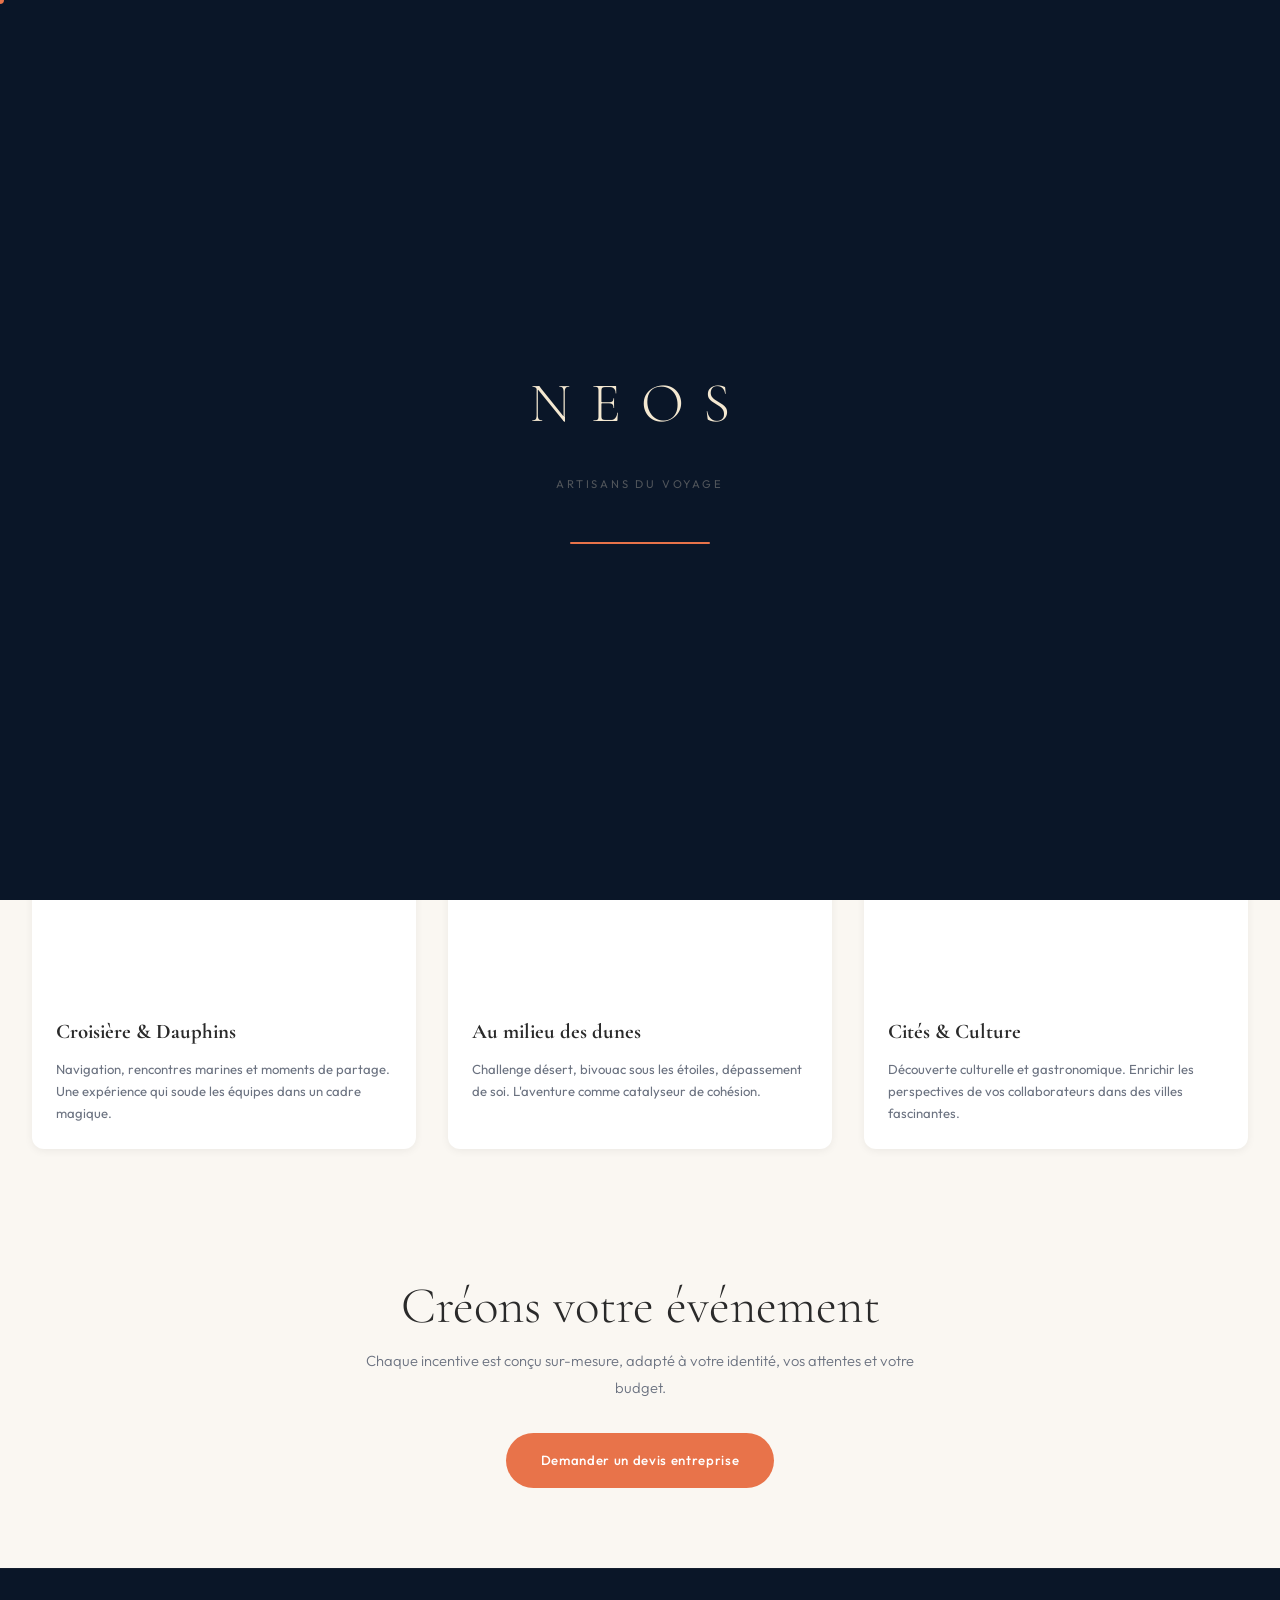
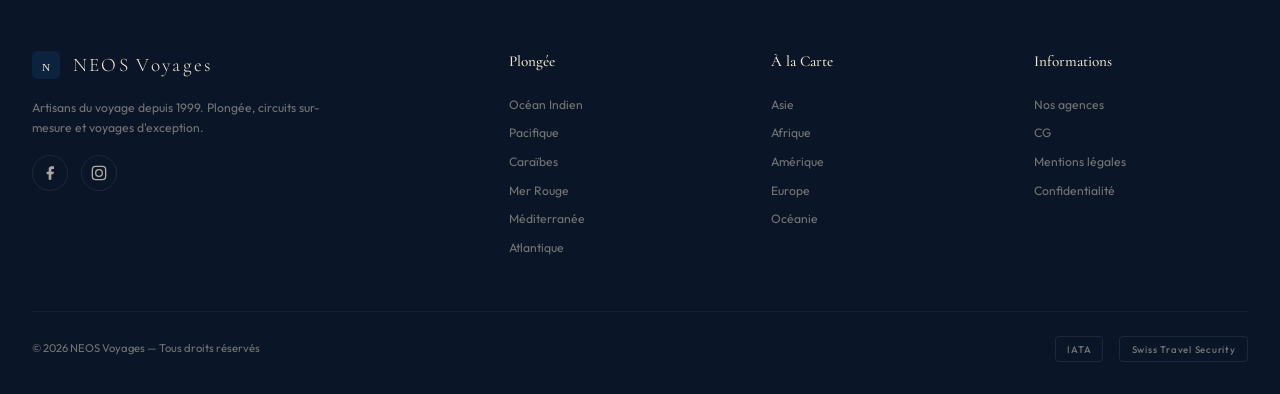
<file: entreprise.html>
<!DOCTYPE html><html lang="fr"><head><meta charset="UTF-8"><meta name="viewport" content="width=device-width,initial-scale=1.0"><title>Voyages d'Entreprise — NEOS Voyages | Incentive & Team Building Genève</title><meta name="description" content="Incentives, séminaires et team-building sur-mesure. Challenges sportifs, croisières et découvertes culturelles pour renforcer vos équipes. Devis entreprise gratuit."><link rel="preconnect" href="https://fonts.googleapis.com"><link rel="preconnect" href="https://fonts.gstatic.com" crossorigin><link href="https://fonts.googleapis.com/css2?family=Cormorant+Garamond:ital,wght@0,300;0,400;0,500;0,600;1,300;1,400&family=Outfit:wght@300;400;500;600&display=swap" rel="stylesheet"><link rel="stylesheet" href="style.css">
<style>.page-hero{height:50vh;min-height:350px;display:flex;align-items:center;justify-content:center;position:relative;overflow:hidden;background:var(--deep)}.page-hero .dest-card-bg{position:absolute;inset:0}.page-hero::after{content:'';position:absolute;inset:0;background:linear-gradient(to bottom,rgba(10,22,40,.4),rgba(10,22,40,.85));z-index:1}.page-hero-content{position:relative;z-index:2;text-align:center;padding:0 2rem}.page-hero h1{font-family:var(--font-d);font-size:clamp(2.5rem,6vw,4rem);color:var(--sand);font-weight:300}.page-hero p{color:rgba(244,232,209,.5);max-width:600px;margin:0 auto}
.incentive-grid{display:grid;grid-template-columns:repeat(3,1fr);gap:2rem;padding:5rem 0}@media(max-width:768px){.incentive-grid{grid-template-columns:1fr}}.incentive-card{background:var(--white);border-radius:var(--r);overflow:hidden;box-shadow:var(--shadow-sm);transition:all var(--ease)}.incentive-card:hover{transform:translateY(-6px);box-shadow:var(--shadow-lg)}.incentive-img{height:200px;overflow:hidden}.incentive-img .dest-card-bg{width:100%;height:100%}.incentive-body{padding:1.5rem}.incentive-body h3{font-family:var(--font-d);font-size:1.3rem;margin-bottom:.5rem}.incentive-body p{font-size:.82rem;color:var(--text-light);line-height:1.7}
</style><meta name="robots" content="index, follow">
<meta name="author" content="NEOS Voyages">
<meta name="geo.region" content="CH-GE">
<meta name="geo.placename" content="Genève">
<link rel="canonical" href="https://www.neos.ch/index.php?page=entreprise">
<meta property="og:type" content="website">
<meta property="og:site_name" content="NEOS Voyages">
<meta property="og:locale" content="fr_CH">
<meta property="og:title" content="Incentives & Team Building — NEOS Voyages Entreprise">
<meta property="og:description" content="Renforcez vos équipes par l'extraordinaire. NEOS conçoit des événements d'entreprise uniques dans des cadres d'exception.">
<meta property="og:image" content="https://images.unsplash.com/photo-1551632436-cbf8dd35adfa?w=1200&q=80&fit=crop">
<meta property="og:image:width" content="1200">
<meta property="og:image:height" content="630">
<meta property="og:url" content="https://www.neos.ch/index.php?page=entreprise">
<meta name="twitter:card" content="summary_large_image">
<meta name="twitter:site" content="@neos_voyages">
<meta name="twitter:title" content="Incentives & Team Building — NEOS Voyages Entreprise">
<meta name="twitter:description" content="Renforcez vos équipes par l'extraordinaire. NEOS conçoit des événements d'entreprise uniques dans des cadres d'exception.">
<meta name="twitter:image" content="https://images.unsplash.com/photo-1551632436-cbf8dd35adfa?w=1200&q=80&fit=crop">
<script type="application/ld+json">
{
  "@context": "https://schema.org",
  "@graph": [
    {
      "@type": "BreadcrumbList",
      "itemListElement": [
        {"@type":"ListItem","position":1,"name":"Accueil","item":"https://www.neos.ch/"},
        {"@type":"ListItem","position":2,"name":"Entreprise","item":"https://www.neos.ch/index.php?page=entreprise"}
      ]
    },
    {
      "@type": "Event",
      "name": "Incentives & Team Building — NEOS Voyages",
      "description": "Organisation d'événements d'entreprise sur-mesure : incentives, séminaires, team-building dans des cadres d'exception.",
      "organizer": {"@type":"Organization","name":"NEOS Voyages","url":"https://www.neos.ch"}
    }
  ]
}
</script>
</head><body>
<div class="preloader" id="preloader"><div class="preloader-logo"><span style="animation-delay:.1s">N</span><span style="animation-delay:.2s">E</span><span style="animation-delay:.3s">O</span><span style="animation-delay:.4s">S</span></div><div class="preloader-sub">Artisans du voyage</div><div class="preloader-bar"></div></div>

<nav class="nav" id="nav"><a href="index.html" class="nav-logo"><img src="data:image/svg+xml,%3Csvg xmlns=%22http://www.w3.org/2000/svg%22 width=%22200%22 height=%2250%22%3E%3Ctext x=%220%22 y=%2232%22 fill=%22%23f4e8d1%22 font-family=%22Georgia%22 font-size=%2226%22 font-weight=%22300%22 letter-spacing=%228%22%3ENEOS%3C/text%3E%3Ctext x=%220%22 y=%2246%22 fill=%22rgba(244,232,209,0.5)%22 font-family=%22sans-serif%22 font-size=%229%22 letter-spacing=%224%22%3EVOYAGES%3C/text%3E%3C/svg%3E" alt="NEOS" style="height:36px"></a><ul class="nav-links"><li><a href="plongee.html">Plongée</a></li><li><a href="alacarte.html">À la Carte</a></li><li><a href="themes.html">Par Thèmes</a></li><li><a href="entreprise.html" style="color:var(--coral)">Entreprise</a></li><li><a href="contact.html" class="nav-cta">Créer mon voyage</a></li></ul><button class="hamburger" id="hamburger" aria-label="Menu"><span></span><span></span><span></span></button></nav>
<div class="mobile-menu" id="mobileMenu"><a href="index.html">Accueil</a><a href="plongee.html">Plongée</a><a href="alacarte.html">À la Carte</a><a href="themes.html">Par Thèmes</a><a href="contact.html" class="btn btn-primary">Contact</a></div>
<div class="page-hero"><div class="dest-card-bg" style="background-image:url('https://images.unsplash.com/photo-1551632436-cbf8dd35adfa?w=1600&q=80&fit=crop');background-size:cover;background-position:center"></div><div class="page-hero-content"><p class="section-label">Entreprise</p><h1>Renforcez vos équipes<br>par l'extraordinaire</h1><p>Incentives, séminaires et team-building dans des cadres d'exception. Quitter le quotidien pour vivre quelque chose de différent.</p></div></div>
<main><div class="container">
<div style="max-width:700px;margin:4rem auto;text-align:center" class="reveal"><p class="section-sub" style="margin:0 auto">Pour renforcer le sentiment d'appartenance, il est essentiel de proposer à vos collaborateurs des expériences hors du commun. Partir, quitter le quotidien pour une courte durée et vivre quelque chose de différent dans un cadre neuf afin de développer des relations élargies. Notre équipe s'adapte à vos besoins : challenges sportifs, randonnées, visites culturelles ou détente.</p></div>
<div class="incentive-grid">
<article class="incentive-card reveal"><div class="incentive-img"><div class="dest-card-bg" style="background-image:url('https://images.unsplash.com/photo-1547471080-7cc2caa01a7e?w=1600&q=80&fit=crop');background-size:cover;background-position:center"></div></div><div class="incentive-body"><h3>Croisière & Dauphins</h3><p>Navigation, rencontres marines et moments de partage. Une expérience qui soude les équipes dans un cadre magique.</p></div></article>
<article class="incentive-card reveal"><div class="incentive-img"><div class="dest-card-bg" style="background-image:url('https://images.unsplash.com/photo-1505118380757-91f5f5632de0?w=1600&q=80&fit=crop');background-size:cover;background-position:center"></div></div><div class="incentive-body"><h3>Au milieu des dunes</h3><p>Challenge désert, bivouac sous les étoiles, dépassement de soi. L'aventure comme catalyseur de cohésion.</p></div></article>
<article class="incentive-card reveal"><div class="incentive-img"><div class="dest-card-bg" style="background-image:url('https://images.unsplash.com/photo-1451337516015-6b6e9a44a8a3?w=1600&q=80&fit=crop');background-size:cover;background-position:center"></div></div><div class="incentive-body"><h3>Cités & Culture</h3><p>Découverte culturelle et gastronomique. Enrichir les perspectives de vos collaborateurs dans des villes fascinantes.</p></div></article>
</div>
<div style="text-align:center;padding:3rem 0 5rem" class="reveal"><h2 class="section-title">Créons votre événement</h2><p class="section-sub" style="margin:0 auto 2rem">Chaque incentive est conçu sur-mesure, adapté à votre identité, vos attentes et votre budget.</p><a href="contact.html" class="btn btn-primary">Demander un devis entreprise</a></div>
</div></main>
<footer>
<div class="container">
<div class="footer-grid">
<div>
<div class="footer-brand">
<img src="data:image/svg+xml,%3Csvg xmlns=%22http://www.w3.org/2000/svg%22 width=%2240%22 height=%2240%22%3E%3Crect width=%2240%22 height=%2240%22 rx=%228%22 fill=%22%230c2340%22/%3E%3Ctext x=%2220%22 y=%2228%22 text-anchor=%22middle%22 fill=%22%23f4e8d1%22 font-family=%22Georgia%22 font-size=%2216%22%3EN%3C/text%3E%3C/svg%3E" alt="" style="height:28px;width:28px">
<span>NEOS Voyages</span>
</div>
<p class="footer-desc">Artisans du voyage depuis 1999. Plongée, circuits sur-mesure et voyages d'exception.</p>
<div class="footer-social">
<a href="https://www.facebook.com/NEOS-Voyages-118852518200142/" target="_blank" aria-label="Facebook"><img src="data:image/svg+xml,%3Csvg xmlns=%22http://www.w3.org/2000/svg%22 width=%2224%22 height=%2224%22 fill=%22rgba(244,232,209,0.7)%22%3E%3Cpath d=%22M18 2h-3a5 5 0 00-5 5v3H7v4h3v8h4v-8h3l1-4h-4V7a1 1 0 011-1h3z%22/%3E%3C/svg%3E" alt=""></a>
<a href="https://www.instagram.com/neos_voyages/" target="_blank" aria-label="Instagram"><img src="data:image/svg+xml,%3Csvg xmlns=%22http://www.w3.org/2000/svg%22 width=%2224%22 height=%2224%22 fill=%22none%22 stroke=%22rgba(244,232,209,0.7)%22 stroke-width=%222%22%3E%3Crect x=%222%22 y=%222%22 width=%2220%22 height=%2220%22 rx=%225%22/%3E%3Ccircle cx=%2212%22 cy=%2212%22 r=%225%22/%3E%3C/svg%3E" alt=""></a>
</div>
</div>
<div class="footer-col"><h4>Plongée</h4><ul><li><a href="plongee.html">Océan Indien</a></li><li><a href="plongee.html">Pacifique</a></li><li><a href="plongee.html">Caraïbes</a></li><li><a href="plongee.html">Mer Rouge</a></li><li><a href="plongee.html">Méditerranée</a></li><li><a href="plongee.html">Atlantique</a></li></ul></div>
<div class="footer-col"><h4>À la Carte</h4><ul><li><a href="alacarte.html">Asie</a></li><li><a href="alacarte.html">Afrique</a></li><li><a href="alacarte.html">Amérique</a></li><li><a href="alacarte.html">Europe</a></li><li><a href="alacarte.html">Océanie</a></li></ul></div>
<div class="footer-col"><h4>Informations</h4><ul><li><a href="contact.html">Nos agences</a></li><li><a href="https://www.neos.ch/doc/conditions_generales.pdf" target="_blank">CG</a></li><li><a href="mentions-legales.html">Mentions légales</a></li><li><a href="mentions-legales.html">Confidentialité</a></li></ul></div>
</div>
<div class="footer-bottom">
<span>© 2026 NEOS Voyages — Tous droits réservés</span>
<div class="footer-badges"><span>IATA</span><span>Swiss Travel Security</span></div>
</div>
</div>
</footer>
<script src="images.js"></script><script src="app.js"></script>
<div class="cookie-banner" id="cookieBanner"><p class="cookie-text">Ce site utilise des cookies. <a href="mentions-legales.html">En savoir plus</a>.</p><div class="cookie-actions"><button class="btn btn-primary btn-sm" id="cookieAccept">Accepter</button><button class="btn btn-secondary btn-sm" id="cookieReject" style="color:rgba(244,232,209,.5);border-color:rgba(255,255,255,.1)">Refuser</button></div></div>
</body></html>
</file>
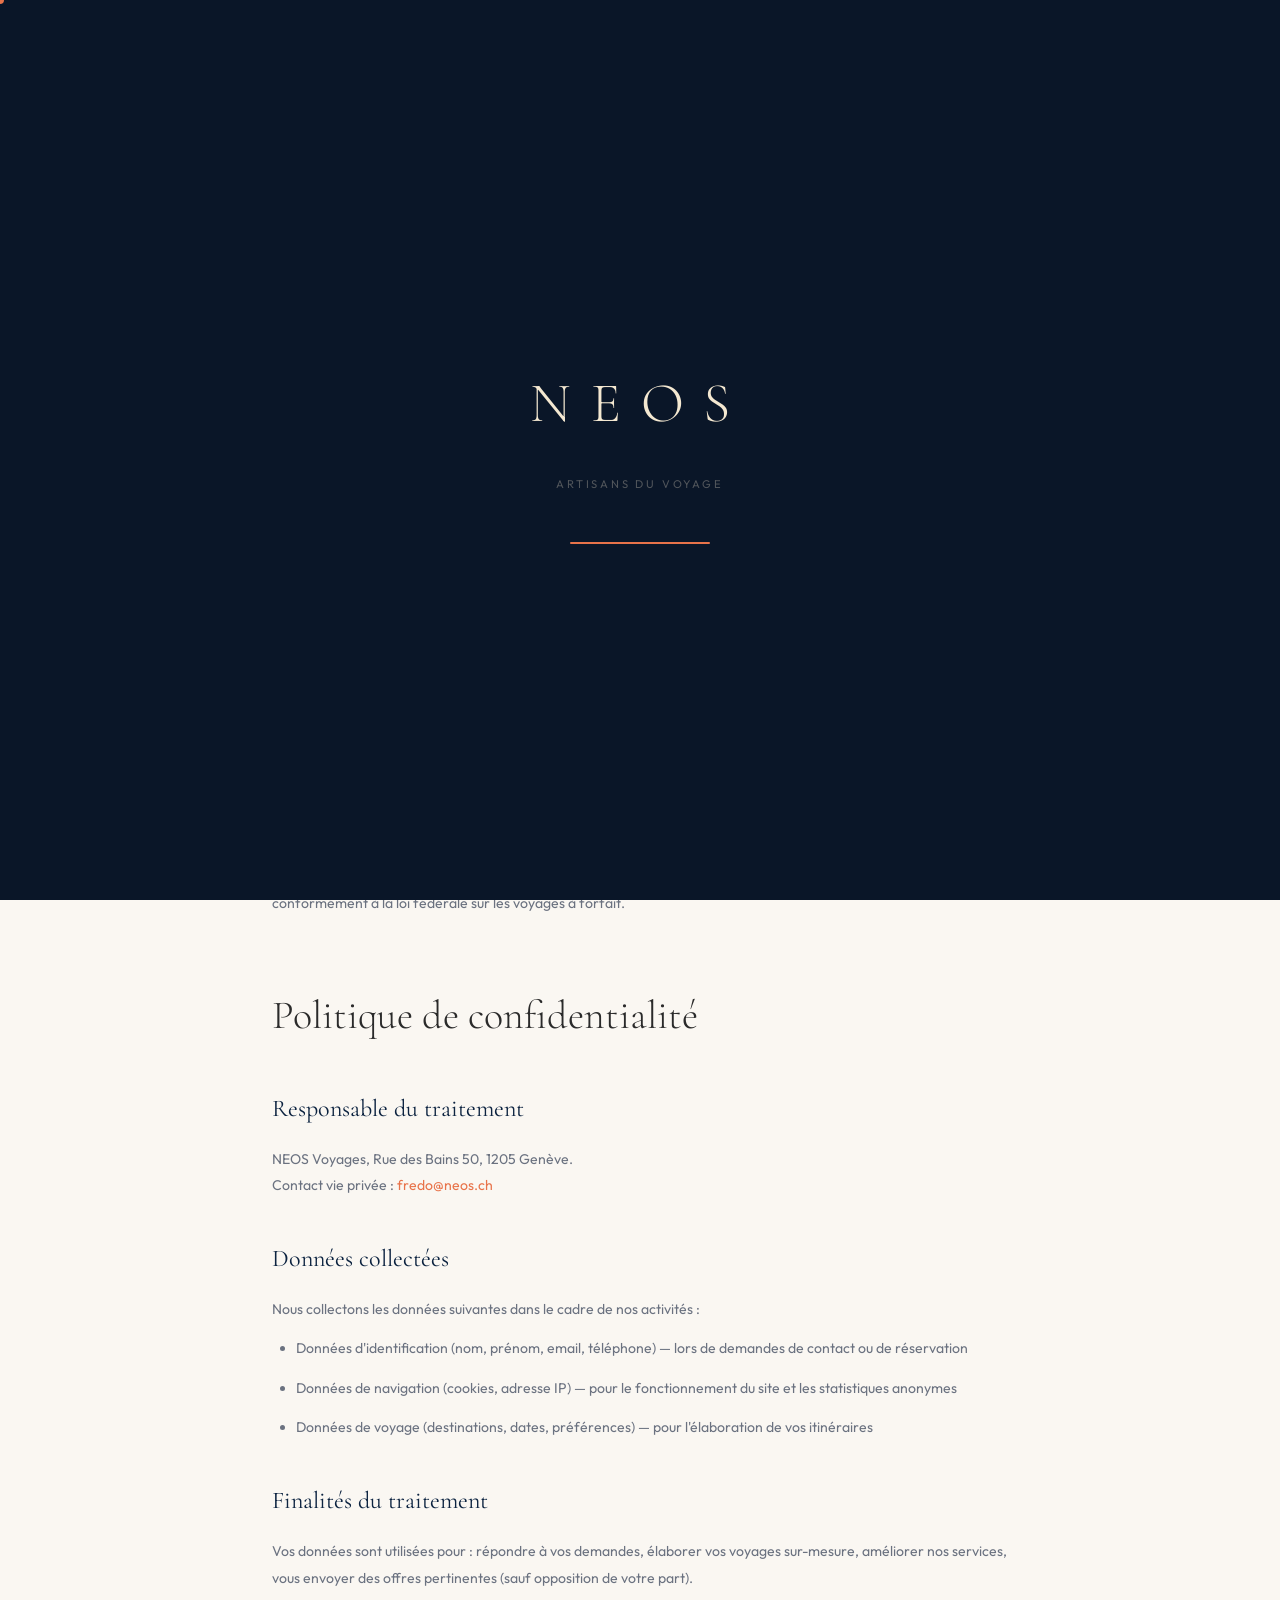
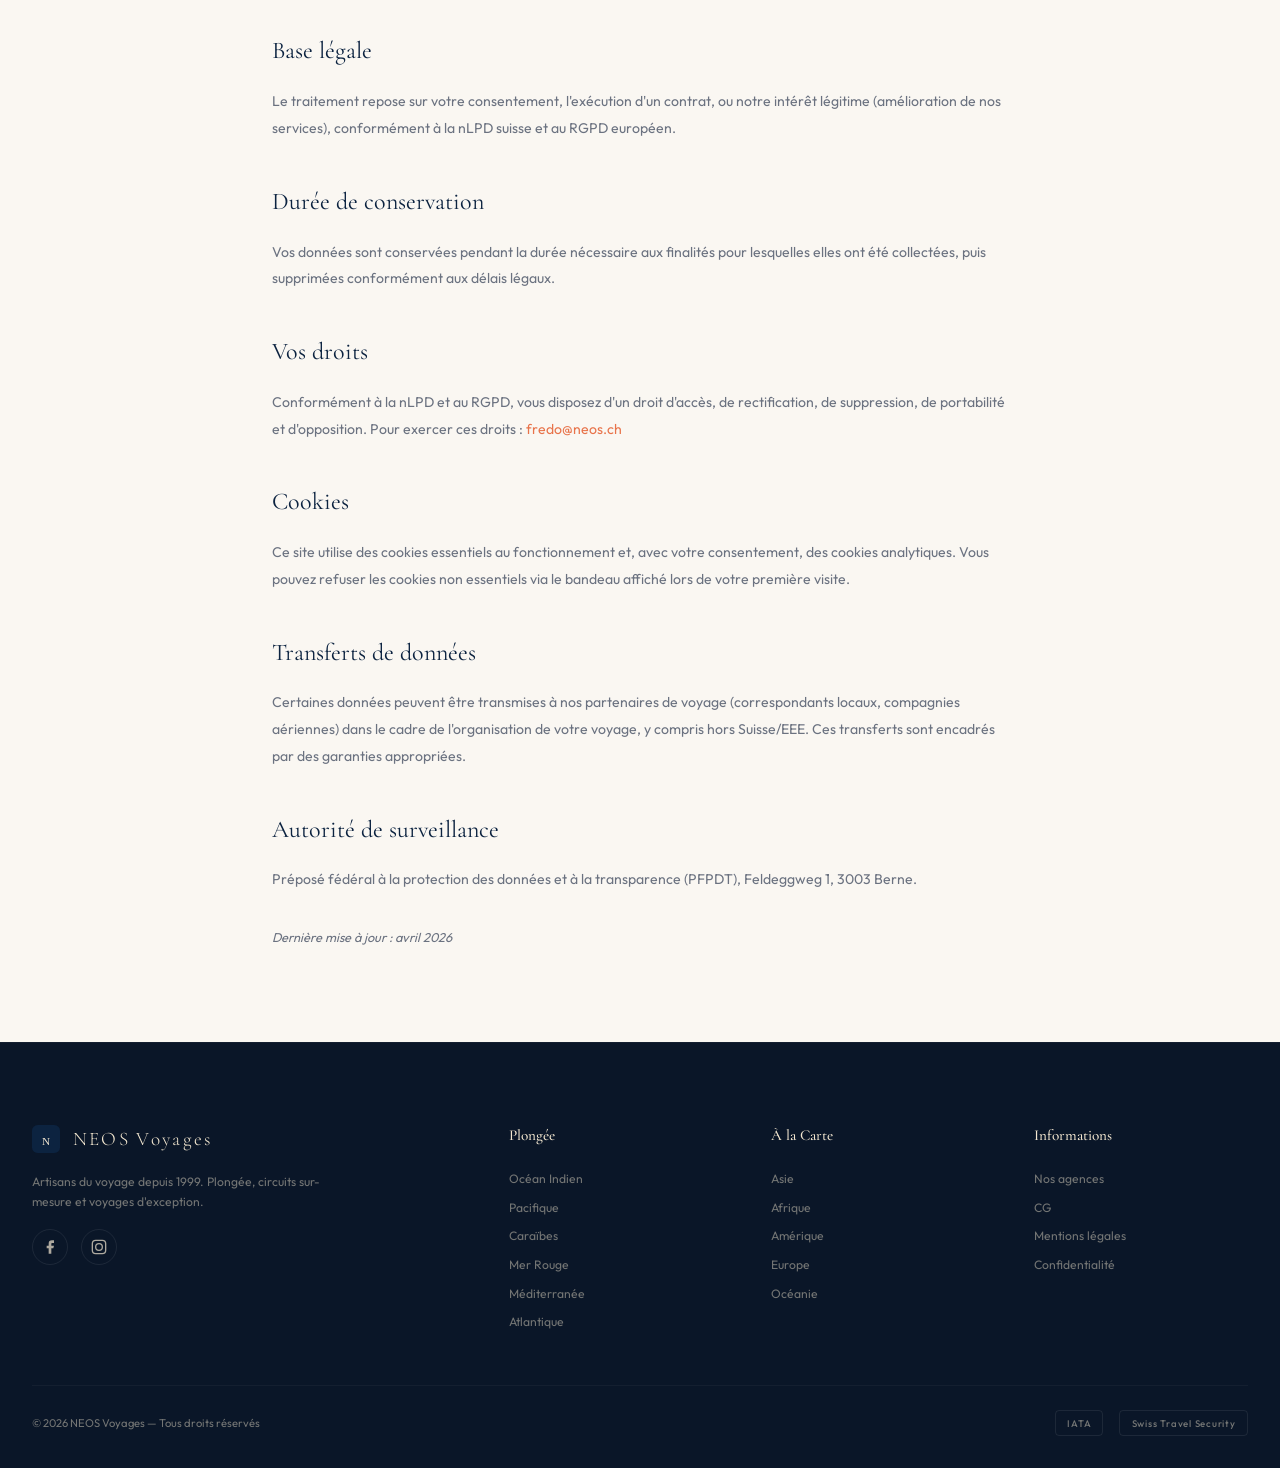
<file: mentions-legales.html>
<!DOCTYPE html><html lang="fr"><head><meta charset="UTF-8"><meta name="viewport" content="width=device-width,initial-scale=1.0"><title>Mentions légales & Confidentialité — NEOS Voyages</title><meta name="description" content="Mentions légales, politique de confidentialité et protection des données de NEOS Voyages."><link rel="preconnect" href="https://fonts.googleapis.com"><link rel="preconnect" href="https://fonts.gstatic.com" crossorigin><link href="https://fonts.googleapis.com/css2?family=Cormorant+Garamond:ital,wght@0,300;0,400;0,500;0,600;1,300;1,400&family=Outfit:wght@300;400;500;600&display=swap" rel="stylesheet"><link rel="stylesheet" href="style.css">
<style>.legal-page{padding:calc(var(--nav-h) + 3rem) 0 5rem;max-width:800px;margin:0 auto;padding-left:2rem;padding-right:2rem}.legal-page h1{font-family:var(--font-d);font-size:2.5rem;font-weight:300;margin-bottom:2rem}.legal-page h2{font-family:var(--font-d);font-size:1.5rem;font-weight:400;margin:2.5rem 0 1rem;color:var(--ocean)}.legal-page p,.legal-page li{font-size:.88rem;color:var(--text-light);line-height:1.9;margin-bottom:.8rem}.legal-page a{color:var(--coral)}.legal-page ul{padding-left:1.5rem;list-style:disc}</style>
</head><body>
<div class="preloader" id="preloader"><div class="preloader-logo"><span style="animation-delay:.1s">N</span><span style="animation-delay:.2s">E</span><span style="animation-delay:.3s">O</span><span style="animation-delay:.4s">S</span></div><div class="preloader-sub">Artisans du voyage</div><div class="preloader-bar"></div></div>

<nav class="nav scrolled" id="nav"><a href="index.html" class="nav-logo"><img src="data:image/svg+xml,%3Csvg xmlns=%22http://www.w3.org/2000/svg%22 width=%22200%22 height=%2250%22%3E%3Ctext x=%220%22 y=%2232%22 fill=%22%23f4e8d1%22 font-family=%22Georgia%22 font-size=%2226%22 font-weight=%22300%22 letter-spacing=%228%22%3ENEOS%3C/text%3E%3Ctext x=%220%22 y=%2246%22 fill=%22rgba(244,232,209,0.5)%22 font-family=%22sans-serif%22 font-size=%229%22 letter-spacing=%224%22%3EVOYAGES%3C/text%3E%3C/svg%3E" alt="NEOS" style="height:36px"></a><ul class="nav-links"><li><a href="plongee.html">Plongée</a></li><li><a href="alacarte.html">À la Carte</a></li><li><a href="themes.html">Par Thèmes</a></li><li><a href="contact.html" class="nav-cta">Contact</a></li></ul><button class="hamburger" id="hamburger" aria-label="Menu"><span></span><span></span><span></span></button></nav>
<div class="mobile-menu" id="mobileMenu"><a href="index.html">Accueil</a><a href="plongee.html">Plongée</a><a href="alacarte.html">À la Carte</a><a href="contact.html" class="btn btn-primary">Contact</a></div>
<main class="legal-page">
<h1>Mentions légales</h1>
<h2>Éditeur du site</h2>
<p>NEOS Voyages<br>Rue des Bains 50<br>1205 Genève, Suisse<br>Téléphone : <a href="tel:+41223206635">+41 (0)22 320 66 35</a><br>Email : <a href="mailto:info@neos.ch">info@neos.ch</a></p>
<p>Responsables : Clément Seneca, Thierry Pouches</p>
<h2>Propriété intellectuelle</h2>
<p>L'ensemble du contenu de ce site (textes, images, vidéos, logos, graphismes) est la propriété exclusive de NEOS Voyages ou de ses partenaires et est protégé par les lois suisses et internationales relatives à la propriété intellectuelle. Toute reproduction, même partielle, est interdite sans autorisation écrite préalable.</p>
<h2>Conditions générales</h2>
<p>Les conditions générales de voyage sont disponibles en téléchargement : <a href="https://www.neos.ch/doc/conditions_generales.pdf" target="_blank">Télécharger les conditions générales (PDF)</a></p>
<h2>Garantie de voyage</h2>
<p>NEOS Voyages est membre de <a href="https://www.star.ch" target="_blank">Swiss Travel Security (STS)</a> et certifié <a href="https://www.iata.org/" target="_blank">IATA</a>. Vos paiements sont garantis conformément à la loi fédérale sur les voyages à forfait.</p>

<h1 id="confidentialite" style="margin-top:4rem">Politique de confidentialité</h1>
<h2>Responsable du traitement</h2>
<p>NEOS Voyages, Rue des Bains 50, 1205 Genève.<br>Contact vie privée : <a href="mailto:fredo@neos.ch">fredo@neos.ch</a></p>
<h2>Données collectées</h2>
<p>Nous collectons les données suivantes dans le cadre de nos activités :</p>
<ul>
<li>Données d'identification (nom, prénom, email, téléphone) — lors de demandes de contact ou de réservation</li>
<li>Données de navigation (cookies, adresse IP) — pour le fonctionnement du site et les statistiques anonymes</li>
<li>Données de voyage (destinations, dates, préférences) — pour l'élaboration de vos itinéraires</li>
</ul>
<h2>Finalités du traitement</h2>
<p>Vos données sont utilisées pour : répondre à vos demandes, élaborer vos voyages sur-mesure, améliorer nos services, vous envoyer des offres pertinentes (sauf opposition de votre part).</p>
<h2>Base légale</h2>
<p>Le traitement repose sur votre consentement, l'exécution d'un contrat, ou notre intérêt légitime (amélioration de nos services), conformément à la nLPD suisse et au RGPD européen.</p>
<h2>Durée de conservation</h2>
<p>Vos données sont conservées pendant la durée nécessaire aux finalités pour lesquelles elles ont été collectées, puis supprimées conformément aux délais légaux.</p>
<h2>Vos droits</h2>
<p>Conformément à la nLPD et au RGPD, vous disposez d'un droit d'accès, de rectification, de suppression, de portabilité et d'opposition. Pour exercer ces droits : <a href="mailto:fredo@neos.ch">fredo@neos.ch</a></p>
<h2>Cookies</h2>
<p>Ce site utilise des cookies essentiels au fonctionnement et, avec votre consentement, des cookies analytiques. Vous pouvez refuser les cookies non essentiels via le bandeau affiché lors de votre première visite.</p>
<h2>Transferts de données</h2>
<p>Certaines données peuvent être transmises à nos partenaires de voyage (correspondants locaux, compagnies aériennes) dans le cadre de l'organisation de votre voyage, y compris hors Suisse/EEE. Ces transferts sont encadrés par des garanties appropriées.</p>
<h2>Autorité de surveillance</h2>
<p>Préposé fédéral à la protection des données et à la transparence (PFPDT), Feldeggweg 1, 3003 Berne.</p>
<p style="margin-top:2rem;font-style:italic;font-size:.8rem">Dernière mise à jour : avril 2026</p>
</main>
<footer>
<div class="container">
<div class="footer-grid">
<div>
<div class="footer-brand">
<img src="data:image/svg+xml,%3Csvg xmlns=%22http://www.w3.org/2000/svg%22 width=%2240%22 height=%2240%22%3E%3Crect width=%2240%22 height=%2240%22 rx=%228%22 fill=%22%230c2340%22/%3E%3Ctext x=%2220%22 y=%2228%22 text-anchor=%22middle%22 fill=%22%23f4e8d1%22 font-family=%22Georgia%22 font-size=%2216%22%3EN%3C/text%3E%3C/svg%3E" alt="" style="height:28px;width:28px">
<span>NEOS Voyages</span>
</div>
<p class="footer-desc">Artisans du voyage depuis 1999. Plongée, circuits sur-mesure et voyages d'exception.</p>
<div class="footer-social">
<a href="https://www.facebook.com/NEOS-Voyages-118852518200142/" target="_blank" aria-label="Facebook"><img src="data:image/svg+xml,%3Csvg xmlns=%22http://www.w3.org/2000/svg%22 width=%2224%22 height=%2224%22 fill=%22rgba(244,232,209,0.7)%22%3E%3Cpath d=%22M18 2h-3a5 5 0 00-5 5v3H7v4h3v8h4v-8h3l1-4h-4V7a1 1 0 011-1h3z%22/%3E%3C/svg%3E" alt=""></a>
<a href="https://www.instagram.com/neos_voyages/" target="_blank" aria-label="Instagram"><img src="data:image/svg+xml,%3Csvg xmlns=%22http://www.w3.org/2000/svg%22 width=%2224%22 height=%2224%22 fill=%22none%22 stroke=%22rgba(244,232,209,0.7)%22 stroke-width=%222%22%3E%3Crect x=%222%22 y=%222%22 width=%2220%22 height=%2220%22 rx=%225%22/%3E%3Ccircle cx=%2212%22 cy=%2212%22 r=%225%22/%3E%3C/svg%3E" alt=""></a>
</div>
</div>
<div class="footer-col"><h4>Plongée</h4><ul><li><a href="plongee.html">Océan Indien</a></li><li><a href="plongee.html">Pacifique</a></li><li><a href="plongee.html">Caraïbes</a></li><li><a href="plongee.html">Mer Rouge</a></li><li><a href="plongee.html">Méditerranée</a></li><li><a href="plongee.html">Atlantique</a></li></ul></div>
<div class="footer-col"><h4>À la Carte</h4><ul><li><a href="alacarte.html">Asie</a></li><li><a href="alacarte.html">Afrique</a></li><li><a href="alacarte.html">Amérique</a></li><li><a href="alacarte.html">Europe</a></li><li><a href="alacarte.html">Océanie</a></li></ul></div>
<div class="footer-col"><h4>Informations</h4><ul><li><a href="contact.html">Nos agences</a></li><li><a href="https://www.neos.ch/doc/conditions_generales.pdf" target="_blank">CG</a></li><li><a href="mentions-legales.html">Mentions légales</a></li><li><a href="mentions-legales.html">Confidentialité</a></li></ul></div>
</div>
<div class="footer-bottom">
<span>© 2026 NEOS Voyages — Tous droits réservés</span>
<div class="footer-badges"><span>IATA</span><span>Swiss Travel Security</span></div>
</div>
</div>
</footer>
<script src="images.js"></script><script src="app.js"></script>
<div class="cookie-banner" id="cookieBanner"><p class="cookie-text">Ce site utilise des cookies. <a href="mentions-legales.html">En savoir plus</a>.</p><div class="cookie-actions"><button class="btn btn-primary btn-sm" id="cookieAccept">Accepter</button><button class="btn btn-secondary btn-sm" id="cookieReject" style="color:rgba(244,232,209,.5);border-color:rgba(255,255,255,.1)">Refuser</button></div></div>
</body></html>
</file>
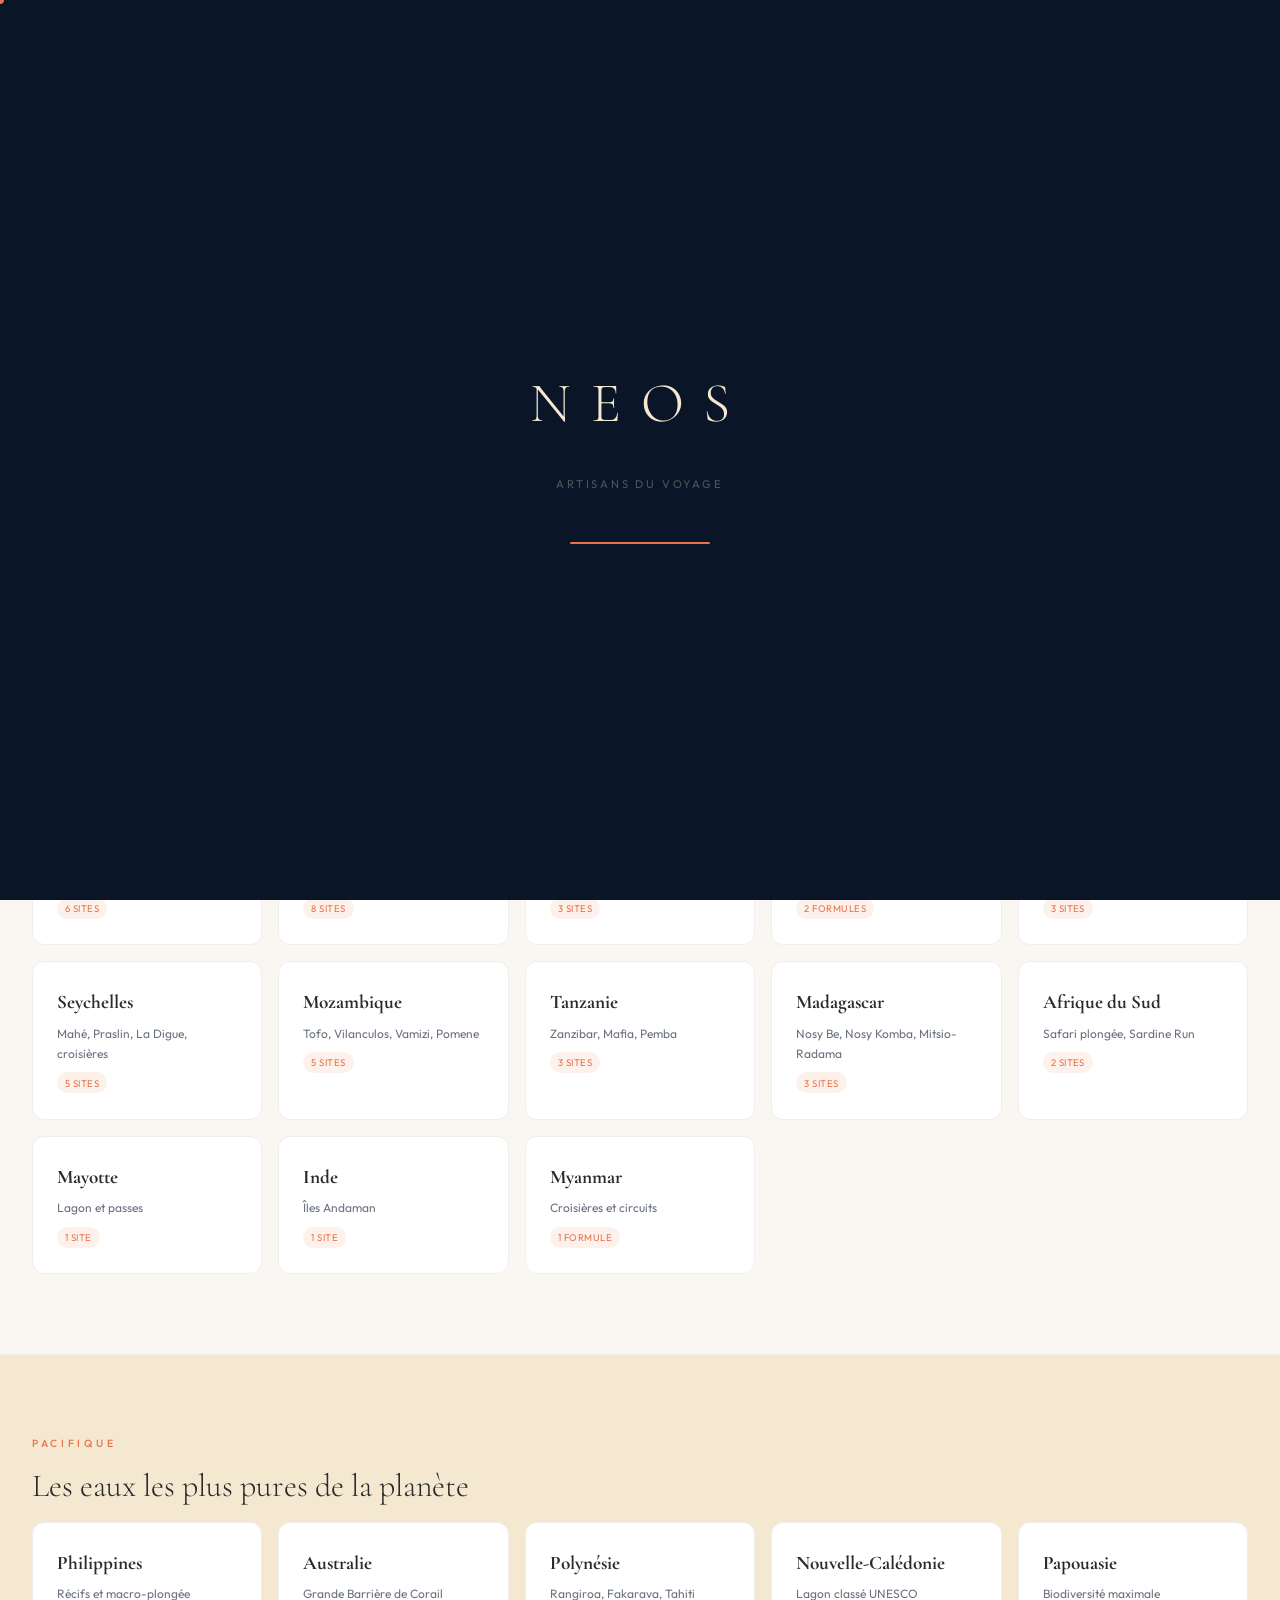
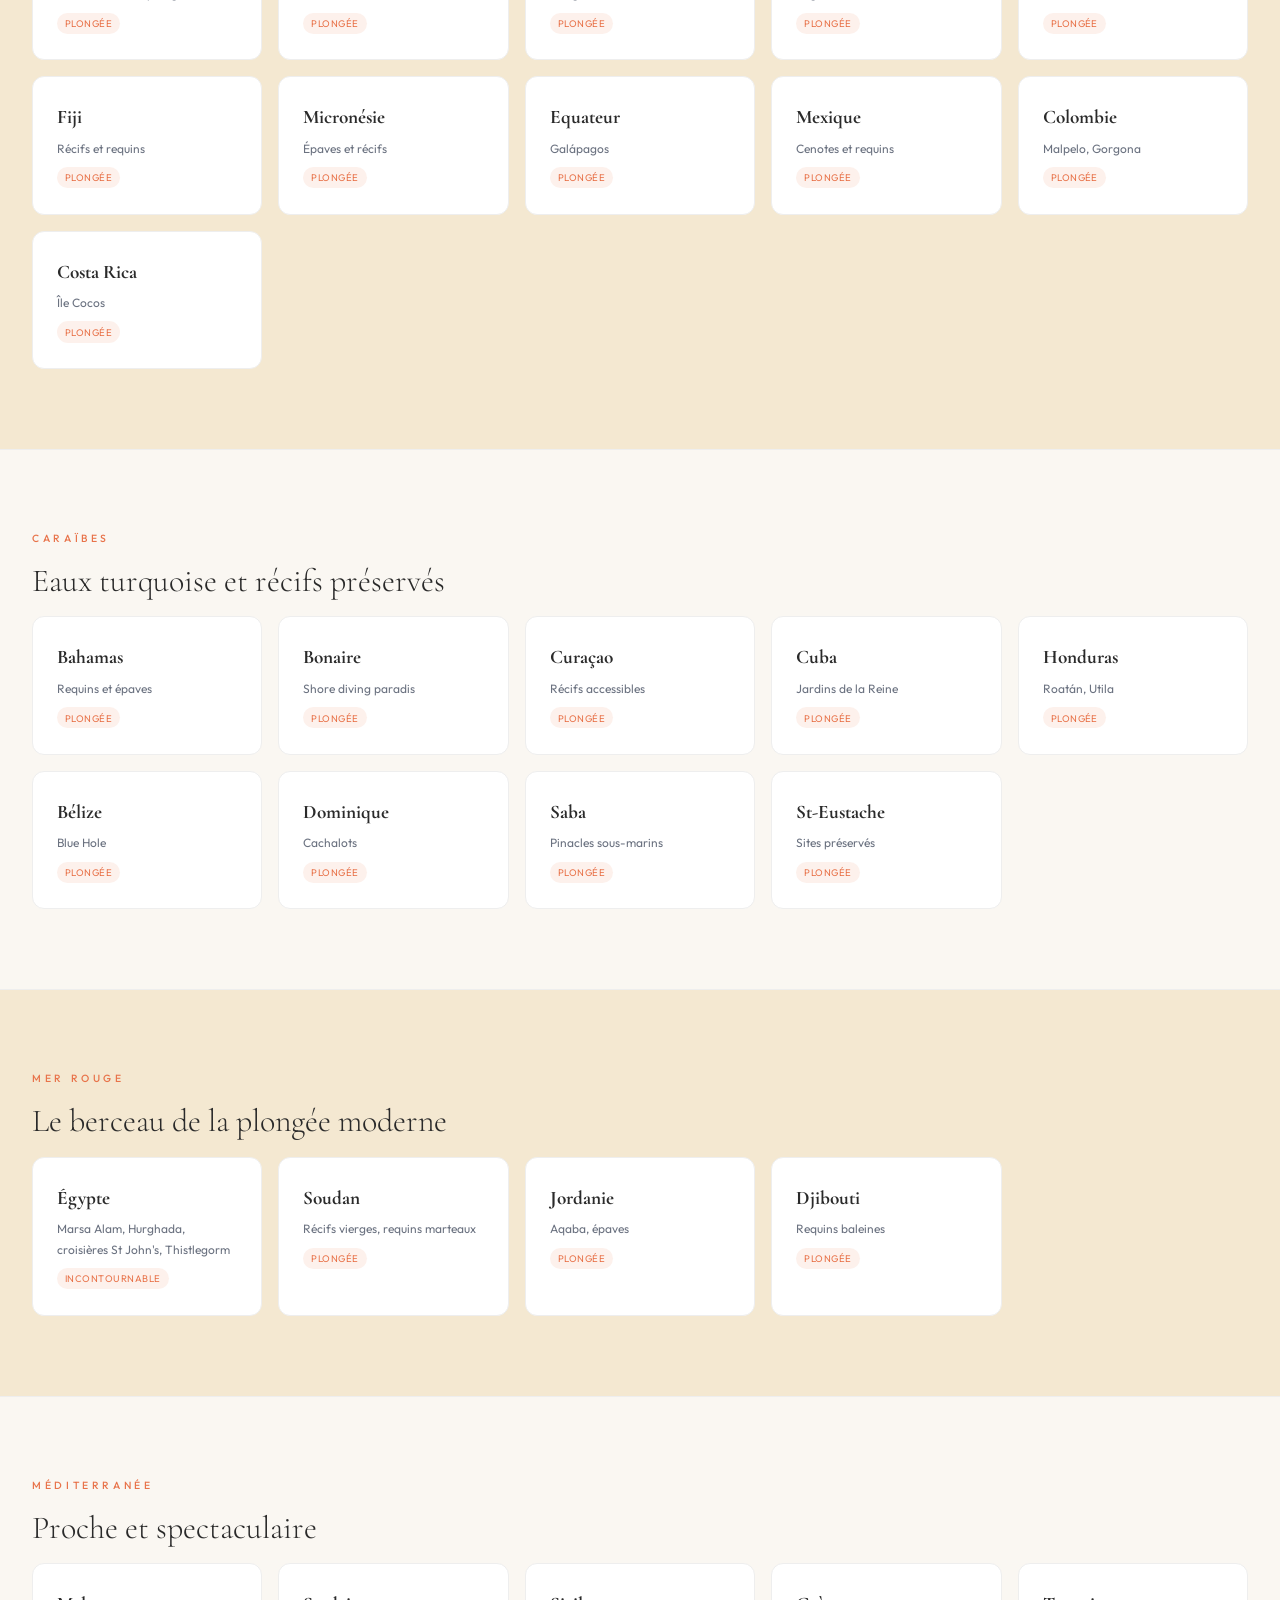
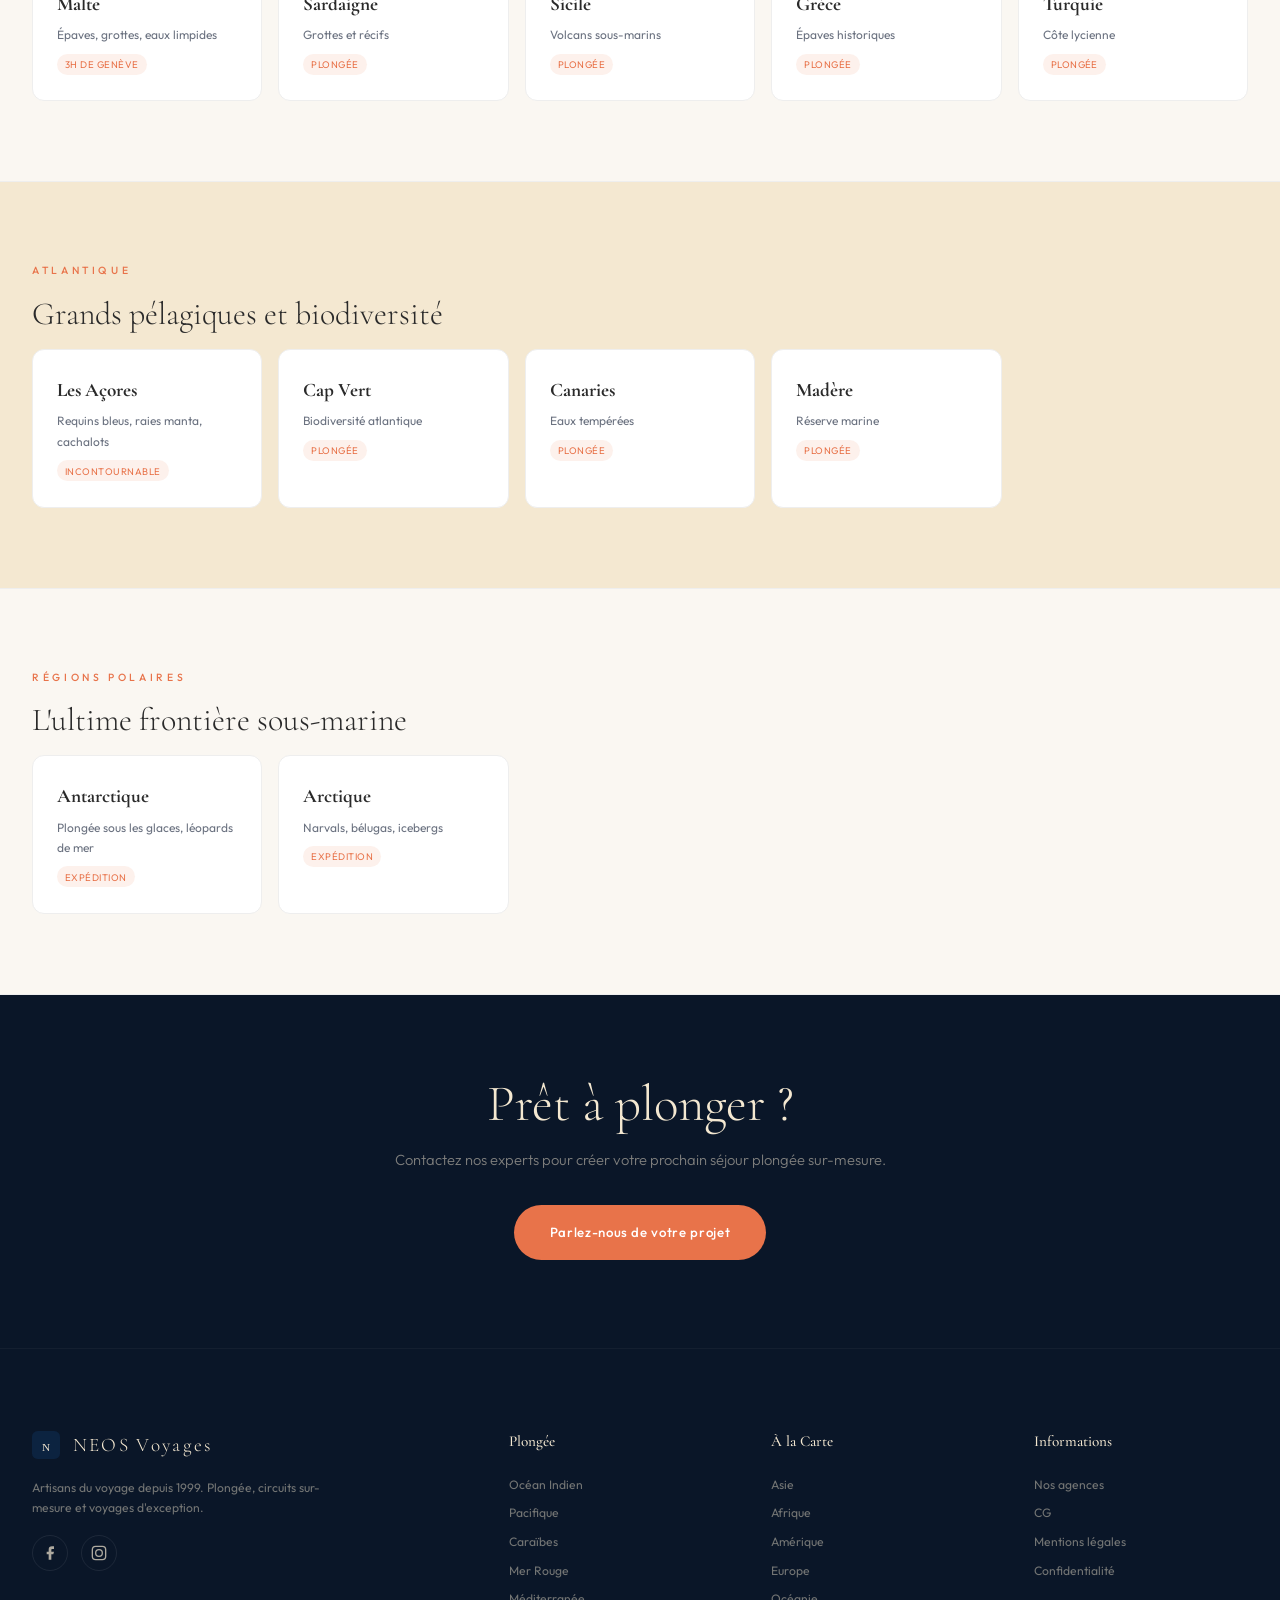
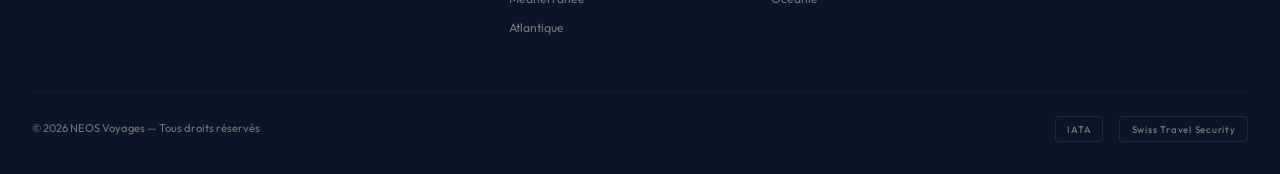
<file: plongee.html>
<!DOCTYPE html><html lang="fr"><head><meta charset="UTF-8"><meta name="viewport" content="width=device-width,initial-scale=1.0">
<title>Vacances Plongée — NEOS Voyages | Mer Rouge, Maldives, Pacifique depuis Genève</title>
<meta name="description" content="Pionniers suisses de la plongée depuis 1999. Croisières, centres PADI, Nitrox. Mer Rouge, Océan Indien, Pacifique, Caraïbes, Méditerranée. Devis gratuit depuis Genève.">
<link rel="preconnect" href="https://fonts.googleapis.com"><link rel="preconnect" href="https://fonts.gstatic.com" crossorigin>
<link href="https://fonts.googleapis.com/css2?family=Cormorant+Garamond:ital,wght@0,300;0,400;0,500;0,600;1,300;1,400&family=Outfit:wght@300;400;500;600&display=swap" rel="stylesheet">
<link rel="stylesheet" href="style.css">
<style>.page-hero{height:60vh;min-height:400px;display:flex;align-items:center;justify-content:center;position:relative;overflow:hidden;background:var(--deep)}.page-hero .dest-card-bg{position:absolute;inset:0}.page-hero::after{content:'';position:absolute;inset:0;background:linear-gradient(to bottom,rgba(10,22,40,.4),rgba(10,22,40,.85));z-index:1}.page-hero-content{position:relative;z-index:2;text-align:center;padding:0 2rem}.page-hero h1{font-family:var(--font-d);font-size:clamp(2.5rem,6vw,4.5rem);color:var(--sand);font-weight:300;margin-bottom:.5rem}.page-hero p{color:rgba(244,232,209,.5);font-size:1rem;max-width:600px;margin:0 auto}
.region-section{padding:5rem 0;border-bottom:1px solid #eee}.region-section:nth-child(even){background:var(--sand)}.region-title{font-family:var(--font-d);font-size:2rem;font-weight:300;margin-bottom:.5rem}.region-desc{color:var(--text-light);font-size:.88rem;margin-bottom:2rem;max-width:700px}
.country-grid{display:grid;grid-template-columns:repeat(auto-fill,minmax(200px,1fr));gap:1rem}.country-card{background:var(--white);border-radius:var(--r);padding:1.5rem;border:1px solid #eee;transition:all var(--ease)}.country-card:hover{transform:translateY(-4px);box-shadow:var(--shadow-md);border-color:var(--coral)}.country-card h3{font-family:var(--font-d);font-size:1.2rem;margin-bottom:.3rem}.country-card p{font-size:.75rem;color:var(--text-light)}.country-card .tag{display:inline-block;font-size:.6rem;padding:.15rem .5rem;border-radius:100px;background:rgba(232,115,74,.1);color:var(--coral);margin-top:.5rem;letter-spacing:.05em;text-transform:uppercase}
</style><meta name="robots" content="index, follow">
<meta name="author" content="NEOS Voyages">
<meta name="geo.region" content="CH-GE">
<meta name="geo.placename" content="Genève">
<link rel="canonical" href="https://www.neos.ch/index.php?page=plongee">
<meta property="og:type" content="website">
<meta property="og:site_name" content="NEOS Voyages">
<meta property="og:locale" content="fr_CH">
<meta property="og:title" content="Plongée avec NEOS Voyages — 7 régions, 40+ destinations">
<meta property="og:description" content="Du baptême à la plongée Tek. Centres PADI professionnels, bateaux sécurisés, Nitrox. Précurseurs en Suisse depuis 1999.">
<meta property="og:image" content="https://images.pexels.com/photos/3100361/pexels-photo-3100361.jpeg?auto=compress&cs=tinysrgb&w=1200&h=630&fit=crop">
<meta property="og:image:width" content="1200">
<meta property="og:image:height" content="630">
<meta property="og:url" content="https://www.neos.ch/index.php?page=plongee">
<meta name="twitter:card" content="summary_large_image">
<meta name="twitter:site" content="@neos_voyages">
<meta name="twitter:title" content="Plongée avec NEOS Voyages — 7 régions, 40+ destinations">
<meta name="twitter:description" content="Du baptême à la plongée Tek. Centres PADI professionnels, bateaux sécurisés, Nitrox. Précurseurs en Suisse depuis 1999.">
<meta name="twitter:image" content="https://images.pexels.com/photos/3100361/pexels-photo-3100361.jpeg?auto=compress&cs=tinysrgb&w=1200&h=630&fit=crop">
<script type="application/ld+json">
{
  "@context": "https://schema.org",
  "@graph": [
    {
      "@type": "BreadcrumbList",
      "itemListElement": [
        {"@type":"ListItem","position":1,"name":"Accueil","item":"https://www.neos.ch/"},
        {"@type":"ListItem","position":2,"name":"Plongée","item":"https://www.neos.ch/index.php?page=plongee"}
      ]
    },
    {
      "@type": "WebPage",
      "name": "Vacances Plongée — NEOS Voyages",
      "description": "Pionniers suisses de la plongée depuis 1999. 7 régions, 40+ destinations. Mer Rouge, Maldives, Pacifique, Caraïbes, Méditerranée.",
      "url": "https://www.neos.ch/index.php?page=plongee",
      "isPartOf": {"@type":"WebSite","name":"NEOS Voyages","url":"https://www.neos.ch"},
      "breadcrumb": {"@id":"https://www.neos.ch/index.php?page=plongee#breadcrumb"}
    }
  ]
}
</script>
</head><body>
<div class="preloader" id="preloader"><div class="preloader-logo"><span style="animation-delay:.1s">N</span><span style="animation-delay:.2s">E</span><span style="animation-delay:.3s">O</span><span style="animation-delay:.4s">S</span></div><div class="preloader-sub">Artisans du voyage</div><div class="preloader-bar"></div></div>

<nav class="nav" id="nav"><a href="index.html" class="nav-logo"><img src="data:image/svg+xml,%3Csvg xmlns=%22http://www.w3.org/2000/svg%22 width=%22200%22 height=%2250%22%3E%3Ctext x=%220%22 y=%2232%22 fill=%22%23f4e8d1%22 font-family=%22Georgia%22 font-size=%2226%22 font-weight=%22300%22 letter-spacing=%228%22%3ENEOS%3C/text%3E%3Ctext x=%220%22 y=%2246%22 fill=%22rgba(244,232,209,0.5)%22 font-family=%22sans-serif%22 font-size=%229%22 letter-spacing=%224%22%3EVOYAGES%3C/text%3E%3C/svg%3E" alt="NEOS" style="height:36px"></a><ul class="nav-links"><li><a href="plongee.html" style="color:var(--coral)">Plongée</a></li><li><a href="alacarte.html">À la Carte</a></li><li><a href="themes.html">Par Thèmes</a></li><li><a href="entreprise.html">Entreprise</a></li><li><a href="contact.html" class="nav-cta">Créer mon voyage</a></li></ul><button class="hamburger" id="hamburger" aria-label="Menu"><span></span><span></span><span></span></button></nav>
<div class="mobile-menu" id="mobileMenu"><a href="index.html">Accueil</a><a href="plongee.html">Plongée</a><a href="alacarte.html">À la Carte</a><a href="themes.html">Par Thèmes</a><a href="entreprise.html">Entreprise</a><a href="contact.html" class="btn btn-primary">Contact</a></div>

<div class="page-hero"><div class="dest-card-bg" style="background-image:url('https://images.unsplash.com/photo-1544551763-46a013bb70d5?w=1600&q=80&fit=crop');background-size:cover;background-position:center"></div><div class="page-hero-content"><p class="section-label">Plongée</p><h1>Explorez le monde sous-marin</h1><p>De la Méditerranée aux Caraïbes, de la Mer Rouge au Pacifique — centres PADI professionnels, bateaux sécurisés, formations pour tous niveaux.</p></div></div>

<main>
<section class="region-section" id="ocean-indien"><div class="container reveal">
<p class="section-label">Océan Indien</p><h2 class="region-title">13 destinations, un océan de possibilités</h2><p class="region-desc">Des récifs coralliens immaculés aux grandes pélagiques — l'Océan Indien offre une diversité marine incomparable.</p>
<div class="country-grid">
<div class="country-card"><h3>Oman</h3><p>Ras As Sawadi, Muscat, Musandam, Sifah, Mussanah</p><span class="tag">6 sites</span></div>
<div class="country-card"><h3>Indonésie</h3><p>Bali, Raja Ampat, Komodo, Manado, Wakatobi</p><span class="tag">8 sites</span></div>
<div class="country-card"><h3>Thaïlande</h3><p>Croisières Similan, Khao Lak, Phuket</p><span class="tag">3 sites</span></div>
<div class="country-card"><h3>Maldives</h3><p>Croisières et séjours dans les atolls</p><span class="tag">2 formules</span></div>
<div class="country-card"><h3>Malaisie</h3><p>Sipadan, Kapalai, Mabul, Layang Layang</p><span class="tag">3 sites</span></div>
<div class="country-card"><h3>Seychelles</h3><p>Mahé, Praslin, La Digue, croisières</p><span class="tag">5 sites</span></div>
<div class="country-card"><h3>Mozambique</h3><p>Tofo, Vilanculos, Vamizi, Pomene</p><span class="tag">5 sites</span></div>
<div class="country-card"><h3>Tanzanie</h3><p>Zanzibar, Mafia, Pemba</p><span class="tag">3 sites</span></div>
<div class="country-card"><h3>Madagascar</h3><p>Nosy Be, Nosy Komba, Mitsio-Radama</p><span class="tag">3 sites</span></div>
<div class="country-card"><h3>Afrique du Sud</h3><p>Safari plongée, Sardine Run</p><span class="tag">2 sites</span></div>
<div class="country-card"><h3>Mayotte</h3><p>Lagon et passes</p><span class="tag">1 site</span></div>
<div class="country-card"><h3>Inde</h3><p>Îles Andaman</p><span class="tag">1 site</span></div>
<div class="country-card"><h3>Myanmar</h3><p>Croisières et circuits</p><span class="tag">1 formule</span></div>
</div></div></section>

<section class="region-section" id="pacifique"><div class="container reveal">
<p class="section-label">Pacifique</p><h2 class="region-title">Les eaux les plus pures de la planète</h2>
<div class="country-grid">
<div class="country-card"><h3>Philippines</h3><p>Récifs et macro-plongée</p><span class="tag">Plongée</span></div>
<div class="country-card"><h3>Australie</h3><p>Grande Barrière de Corail</p><span class="tag">Plongée</span></div>
<div class="country-card"><h3>Polynésie</h3><p>Rangiroa, Fakarava, Tahiti</p><span class="tag">Plongée</span></div>
<div class="country-card"><h3>Nouvelle-Calédonie</h3><p>Lagon classé UNESCO</p><span class="tag">Plongée</span></div>
<div class="country-card"><h3>Papouasie</h3><p>Biodiversité maximale</p><span class="tag">Plongée</span></div>
<div class="country-card"><h3>Fiji</h3><p>Récifs et requins</p><span class="tag">Plongée</span></div>
<div class="country-card"><h3>Micronésie</h3><p>Épaves et récifs</p><span class="tag">Plongée</span></div>
<div class="country-card"><h3>Equateur</h3><p>Galápagos</p><span class="tag">Plongée</span></div>
<div class="country-card"><h3>Mexique</h3><p>Cenotes et requins</p><span class="tag">Plongée</span></div>
<div class="country-card"><h3>Colombie</h3><p>Malpelo, Gorgona</p><span class="tag">Plongée</span></div>
<div class="country-card"><h3>Costa Rica</h3><p>Île Cocos</p><span class="tag">Plongée</span></div>
</div></div></section>

<section class="region-section" id="caraibes"><div class="container reveal">
<p class="section-label">Caraïbes</p><h2 class="region-title">Eaux turquoise et récifs préservés</h2>
<div class="country-grid">
<div class="country-card"><h3>Bahamas</h3><p>Requins et épaves</p><span class="tag">Plongée</span></div>
<div class="country-card"><h3>Bonaire</h3><p>Shore diving paradis</p><span class="tag">Plongée</span></div>
<div class="country-card"><h3>Curaçao</h3><p>Récifs accessibles</p><span class="tag">Plongée</span></div>
<div class="country-card"><h3>Cuba</h3><p>Jardins de la Reine</p><span class="tag">Plongée</span></div>
<div class="country-card"><h3>Honduras</h3><p>Roatán, Utila</p><span class="tag">Plongée</span></div>
<div class="country-card"><h3>Bélize</h3><p>Blue Hole</p><span class="tag">Plongée</span></div>
<div class="country-card"><h3>Dominique</h3><p>Cachalots</p><span class="tag">Plongée</span></div>
<div class="country-card"><h3>Saba</h3><p>Pinacles sous-marins</p><span class="tag">Plongée</span></div>
<div class="country-card"><h3>St-Eustache</h3><p>Sites préservés</p><span class="tag">Plongée</span></div>
</div></div></section>

<section class="region-section" id="mer-rouge"><div class="container reveal">
<p class="section-label">Mer Rouge</p><h2 class="region-title">Le berceau de la plongée moderne</h2>
<div class="country-grid">
<div class="country-card"><h3>Égypte</h3><p>Marsa Alam, Hurghada, croisières St John's, Thistlegorm</p><span class="tag">Incontournable</span></div>
<div class="country-card"><h3>Soudan</h3><p>Récifs vierges, requins marteaux</p><span class="tag">Plongée</span></div>
<div class="country-card"><h3>Jordanie</h3><p>Aqaba, épaves</p><span class="tag">Plongée</span></div>
<div class="country-card"><h3>Djibouti</h3><p>Requins baleines</p><span class="tag">Plongée</span></div>
</div></div></section>

<section class="region-section" id="mediterranee"><div class="container reveal">
<p class="section-label">Méditerranée</p><h2 class="region-title">Proche et spectaculaire</h2>
<div class="country-grid">
<div class="country-card"><h3>Malte</h3><p>Épaves, grottes, eaux limpides</p><span class="tag">3h de Genève</span></div>
<div class="country-card"><h3>Sardaigne</h3><p>Grottes et récifs</p><span class="tag">Plongée</span></div>
<div class="country-card"><h3>Sicile</h3><p>Volcans sous-marins</p><span class="tag">Plongée</span></div>
<div class="country-card"><h3>Grèce</h3><p>Épaves historiques</p><span class="tag">Plongée</span></div>
<div class="country-card"><h3>Turquie</h3><p>Côte lycienne</p><span class="tag">Plongée</span></div>
</div></div></section>

<section class="region-section" id="atlantique"><div class="container reveal">
<p class="section-label">Atlantique</p><h2 class="region-title">Grands pélagiques et biodiversité</h2>
<div class="country-grid">
<div class="country-card"><h3>Les Açores</h3><p>Requins bleus, raies manta, cachalots</p><span class="tag">Incontournable</span></div>
<div class="country-card"><h3>Cap Vert</h3><p>Biodiversité atlantique</p><span class="tag">Plongée</span></div>
<div class="country-card"><h3>Canaries</h3><p>Eaux tempérées</p><span class="tag">Plongée</span></div>
<div class="country-card"><h3>Madère</h3><p>Réserve marine</p><span class="tag">Plongée</span></div>
</div></div></section>

<section class="region-section" id="polaires"><div class="container reveal">
<p class="section-label">Régions Polaires</p><h2 class="region-title">L'ultime frontière sous-marine</h2>
<div class="country-grid">
<div class="country-card"><h3>Antarctique</h3><p>Plongée sous les glaces, léopards de mer</p><span class="tag">Expédition</span></div>
<div class="country-card"><h3>Arctique</h3><p>Narvals, bélugas, icebergs</p><span class="tag">Expédition</span></div>
</div></div></section>
</main>

<section style="padding:5rem 0;background:var(--deep);text-align:center;color:var(--sand)"><div class="container">
<h2 class="section-title reveal" style="color:var(--sand)">Prêt à plonger ?</h2>
<p class="section-sub reveal" style="color:rgba(244,232,209,.5);margin:0 auto 2rem">Contactez nos experts pour créer votre prochain séjour plongée sur-mesure.</p>
<a href="contact.html" class="btn btn-primary magnetic reveal">Parlez-nous de votre projet</a>
</div></section>

<footer>
<div class="container">
<div class="footer-grid">
<div>
<div class="footer-brand">
<img src="data:image/svg+xml,%3Csvg xmlns=%22http://www.w3.org/2000/svg%22 width=%2240%22 height=%2240%22%3E%3Crect width=%2240%22 height=%2240%22 rx=%228%22 fill=%22%230c2340%22/%3E%3Ctext x=%2220%22 y=%2228%22 text-anchor=%22middle%22 fill=%22%23f4e8d1%22 font-family=%22Georgia%22 font-size=%2216%22%3EN%3C/text%3E%3C/svg%3E" alt="" style="height:28px;width:28px">
<span>NEOS Voyages</span>
</div>
<p class="footer-desc">Artisans du voyage depuis 1999. Plongée, circuits sur-mesure et voyages d'exception.</p>
<div class="footer-social">
<a href="https://www.facebook.com/NEOS-Voyages-118852518200142/" target="_blank" aria-label="Facebook"><img src="data:image/svg+xml,%3Csvg xmlns=%22http://www.w3.org/2000/svg%22 width=%2224%22 height=%2224%22 fill=%22rgba(244,232,209,0.7)%22%3E%3Cpath d=%22M18 2h-3a5 5 0 00-5 5v3H7v4h3v8h4v-8h3l1-4h-4V7a1 1 0 011-1h3z%22/%3E%3C/svg%3E" alt=""></a>
<a href="https://www.instagram.com/neos_voyages/" target="_blank" aria-label="Instagram"><img src="data:image/svg+xml,%3Csvg xmlns=%22http://www.w3.org/2000/svg%22 width=%2224%22 height=%2224%22 fill=%22none%22 stroke=%22rgba(244,232,209,0.7)%22 stroke-width=%222%22%3E%3Crect x=%222%22 y=%222%22 width=%2220%22 height=%2220%22 rx=%225%22/%3E%3Ccircle cx=%2212%22 cy=%2212%22 r=%225%22/%3E%3C/svg%3E" alt=""></a>
</div>
</div>
<div class="footer-col"><h4>Plongée</h4><ul><li><a href="plongee.html">Océan Indien</a></li><li><a href="plongee.html">Pacifique</a></li><li><a href="plongee.html">Caraïbes</a></li><li><a href="plongee.html">Mer Rouge</a></li><li><a href="plongee.html">Méditerranée</a></li><li><a href="plongee.html">Atlantique</a></li></ul></div>
<div class="footer-col"><h4>À la Carte</h4><ul><li><a href="alacarte.html">Asie</a></li><li><a href="alacarte.html">Afrique</a></li><li><a href="alacarte.html">Amérique</a></li><li><a href="alacarte.html">Europe</a></li><li><a href="alacarte.html">Océanie</a></li></ul></div>
<div class="footer-col"><h4>Informations</h4><ul><li><a href="contact.html">Nos agences</a></li><li><a href="https://www.neos.ch/doc/conditions_generales.pdf" target="_blank">CG</a></li><li><a href="mentions-legales.html">Mentions légales</a></li><li><a href="mentions-legales.html">Confidentialité</a></li></ul></div>
</div>
<div class="footer-bottom">
<span>© 2026 NEOS Voyages — Tous droits réservés</span>
<div class="footer-badges"><span>IATA</span><span>Swiss Travel Security</span></div>
</div>
</div>
</footer>
<script src="images.js"></script><script src="app.js"></script>

<div class="cookie-banner" id="cookieBanner"><p class="cookie-text">Ce site utilise des cookies. <a href="mentions-legales.html">En savoir plus</a>.</p><div class="cookie-actions"><button class="btn btn-primary btn-sm" id="cookieAccept">Accepter</button><button class="btn btn-secondary btn-sm" id="cookieReject" style="color:rgba(244,232,209,.5);border-color:rgba(255,255,255,.1)">Refuser</button></div></div>
</body></html>
</file>
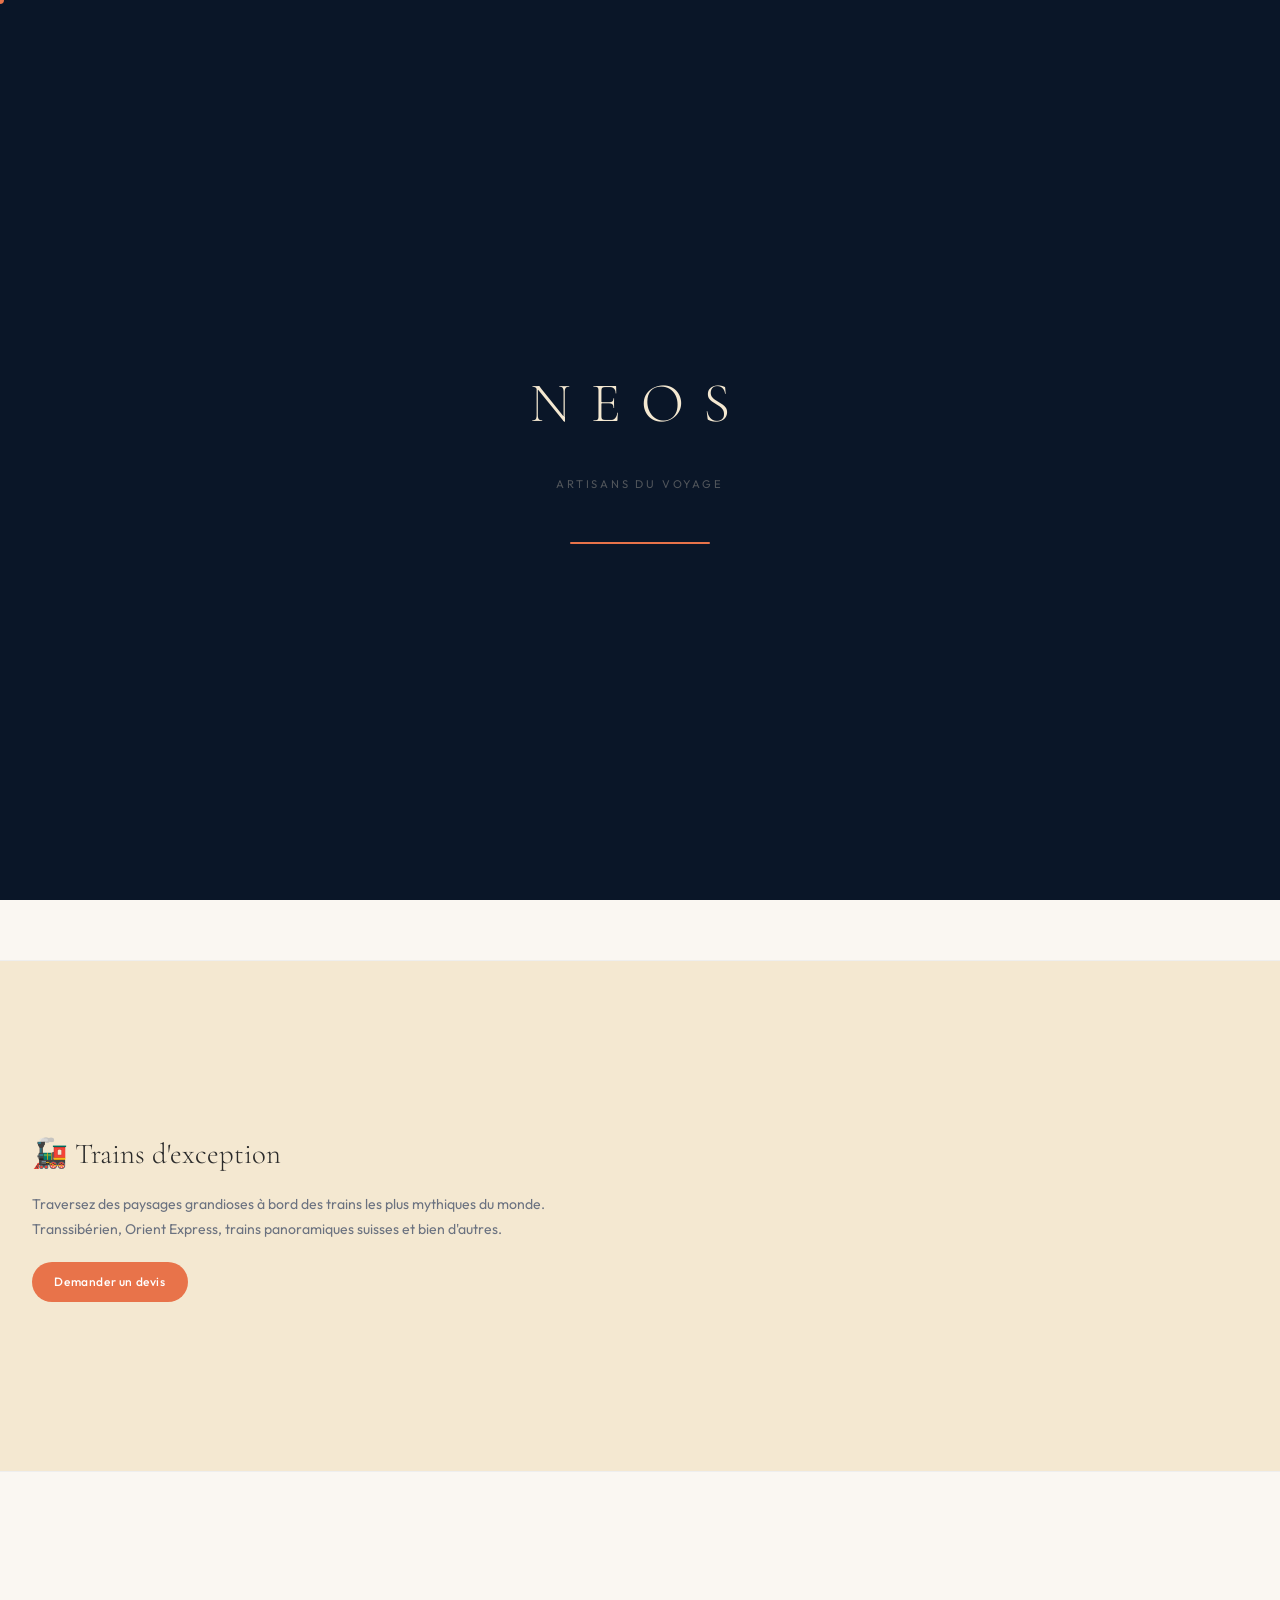
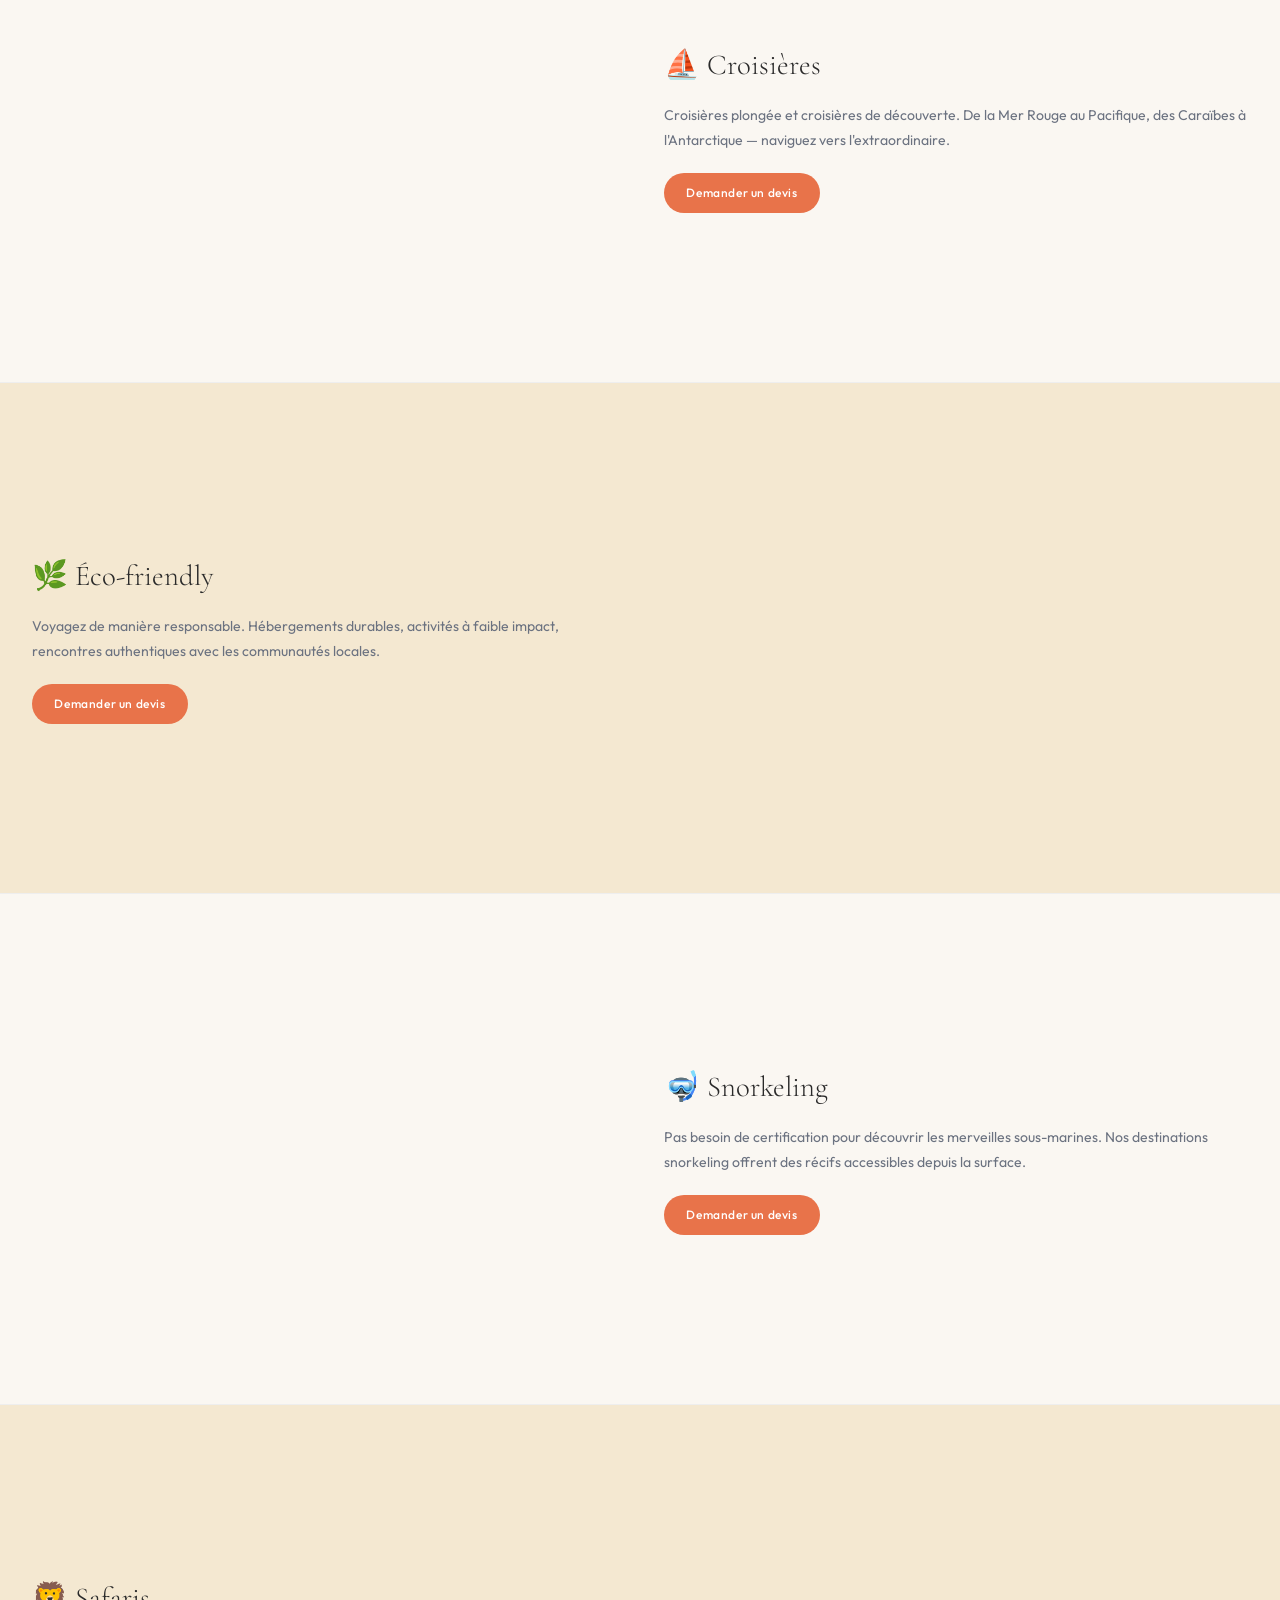
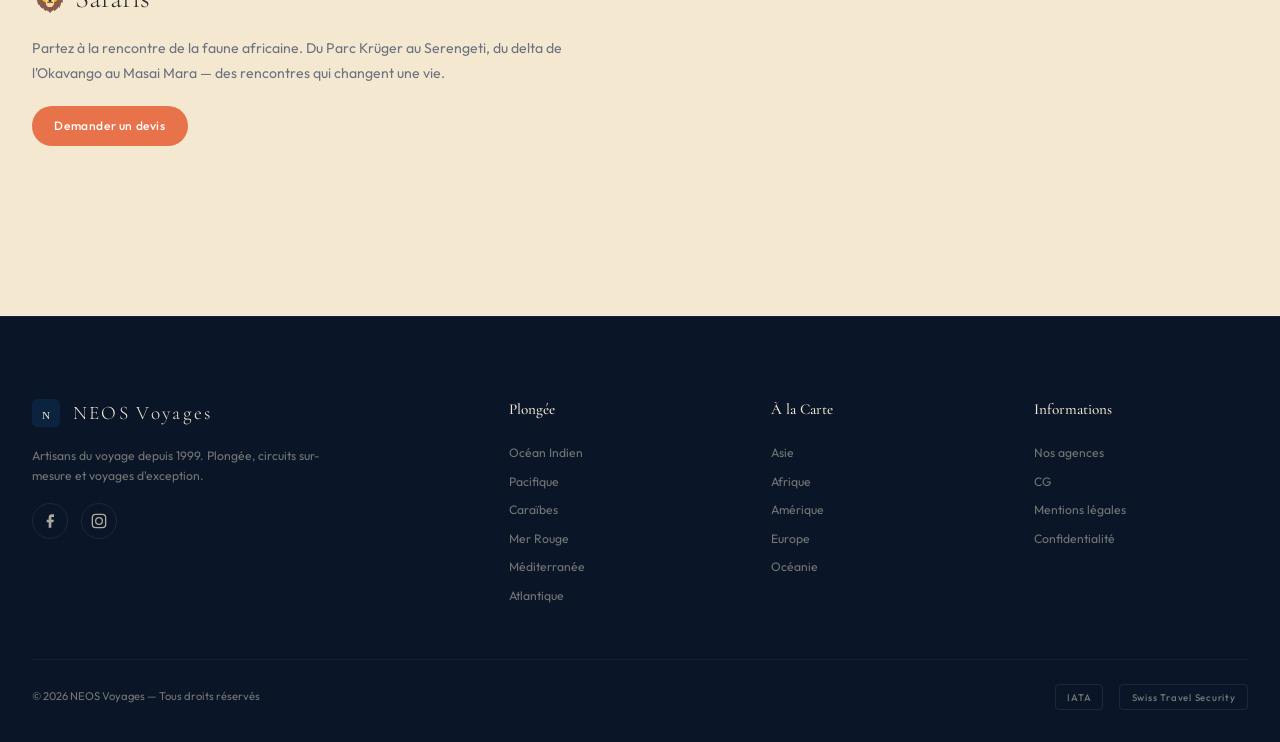
<file: themes.html>
<!DOCTYPE html><html lang="fr"><head><meta charset="UTF-8"><meta name="viewport" content="width=device-width,initial-scale=1.0"><title>Voyages par Thèmes — NEOS Voyages | Trek, Safari, Croisière, Plongée depuis Genève</title><meta name="description" content="Voyagez selon vos passions : trekking, safari, croisière, train d'exception, plongée, éco-tourisme. NEOS Voyages conçoit votre itinéraire sur-mesure depuis Genève."><link rel="preconnect" href="https://fonts.googleapis.com"><link rel="preconnect" href="https://fonts.gstatic.com" crossorigin><link href="https://fonts.googleapis.com/css2?family=Cormorant+Garamond:ital,wght@0,300;0,400;0,500;0,600;1,300;1,400&family=Outfit:wght@300;400;500;600&display=swap" rel="stylesheet"><link rel="stylesheet" href="style.css">
<style>.page-hero{height:50vh;min-height:350px;display:flex;align-items:center;justify-content:center;position:relative;overflow:hidden;background:var(--deep)}.page-hero .dest-card-bg{position:absolute;inset:0}.page-hero::after{content:'';position:absolute;inset:0;background:linear-gradient(to bottom,rgba(10,22,40,.4),rgba(10,22,40,.85));z-index:1}.page-hero-content{position:relative;z-index:2;text-align:center;padding:0 2rem}.page-hero h1{font-family:var(--font-d);font-size:clamp(2.5rem,6vw,4rem);color:var(--sand);font-weight:300}.page-hero p{color:rgba(244,232,209,.5);max-width:600px;margin:0 auto}
.theme-section{padding:5rem 0;border-bottom:1px solid #eee}.theme-section:nth-child(even){background:var(--sand)}.theme-section-grid{display:grid;grid-template-columns:1fr 1fr;gap:3rem;align-items:center}@media(max-width:768px){.theme-section-grid{grid-template-columns:1fr}}.theme-visual{height:350px;border-radius:var(--r);overflow:hidden}.theme-visual .dest-card-bg{width:100%;height:100%}.theme-content h2{font-family:var(--font-d);font-size:1.8rem;font-weight:300;margin-bottom:.8rem}.theme-content p{color:var(--text-light);font-size:.88rem;line-height:1.8;margin-bottom:1.2rem}.trek-list{font-size:.82rem;color:var(--text-light);margin-bottom:1.5rem;line-height:2}
</style><meta name="robots" content="index, follow">
<meta name="author" content="NEOS Voyages">
<meta name="geo.region" content="CH-GE">
<meta name="geo.placename" content="Genève">
<link rel="canonical" href="https://www.neos.ch/index.php?page=themes">
<meta property="og:type" content="website">
<meta property="og:site_name" content="NEOS Voyages">
<meta property="og:locale" content="fr_CH">
<meta property="og:title" content="Voyages Thématiques NEOS — Trek, Safari, Croisière">
<meta property="og:description" content="Chaque voyage est une histoire. Choisissez votre thème, NEOS crée l'aventure.">
<meta property="og:image" content="https://images.pexels.com/photos/1043574/pexels-photo-1043574.jpeg?auto=compress&cs=tinysrgb&w=1200&h=630&fit=crop">
<meta property="og:image:width" content="1200">
<meta property="og:image:height" content="630">
<meta property="og:url" content="https://www.neos.ch/index.php?page=themes">
<meta name="twitter:card" content="summary_large_image">
<meta name="twitter:site" content="@neos_voyages">
<meta name="twitter:title" content="Voyages Thématiques NEOS — Trek, Safari, Croisière">
<meta name="twitter:description" content="Chaque voyage est une histoire. Choisissez votre thème, NEOS crée l'aventure.">
<meta name="twitter:image" content="https://images.pexels.com/photos/1043574/pexels-photo-1043574.jpeg?auto=compress&cs=tinysrgb&w=1200&h=630&fit=crop">
<script type="application/ld+json">
{
  "@context": "https://schema.org",
  "@graph": [
    {
      "@type": "BreadcrumbList",
      "itemListElement": [
        {"@type":"ListItem","position":1,"name":"Accueil","item":"https://www.neos.ch/"},
        {"@type":"ListItem","position":2,"name":"Voyages par Thèmes","item":"https://www.neos.ch/index.php?page=themes"}
      ]
    },
    {
      "@type": "WebPage",
      "name": "Voyages par Thèmes — Trek, Safari, Croisière — NEOS Voyages",
      "description": "Trek, safari, croisière, train d'exception, plongée, éco-tourisme. NEOS Voyages crée votre itinéraire thématique sur-mesure depuis Genève.",
      "url": "https://www.neos.ch/index.php?page=themes"
    }
  ]
}
</script>
</head><body>
<div class="preloader" id="preloader"><div class="preloader-logo"><span style="animation-delay:.1s">N</span><span style="animation-delay:.2s">E</span><span style="animation-delay:.3s">O</span><span style="animation-delay:.4s">S</span></div><div class="preloader-sub">Artisans du voyage</div><div class="preloader-bar"></div></div>

<nav class="nav" id="nav"><a href="index.html" class="nav-logo"><img src="data:image/svg+xml,%3Csvg xmlns=%22http://www.w3.org/2000/svg%22 width=%22200%22 height=%2250%22%3E%3Ctext x=%220%22 y=%2232%22 fill=%22%23f4e8d1%22 font-family=%22Georgia%22 font-size=%2226%22 font-weight=%22300%22 letter-spacing=%228%22%3ENEOS%3C/text%3E%3Ctext x=%220%22 y=%2246%22 fill=%22rgba(244,232,209,0.5)%22 font-family=%22sans-serif%22 font-size=%229%22 letter-spacing=%224%22%3EVOYAGES%3C/text%3E%3C/svg%3E" alt="NEOS" style="height:36px"></a><ul class="nav-links"><li><a href="plongee.html">Plongée</a></li><li><a href="alacarte.html">À la Carte</a></li><li><a href="themes.html" style="color:var(--coral)">Par Thèmes</a></li><li><a href="entreprise.html">Entreprise</a></li><li><a href="contact.html" class="nav-cta">Créer mon voyage</a></li></ul><button class="hamburger" id="hamburger" aria-label="Menu"><span></span><span></span><span></span></button></nav>
<div class="mobile-menu" id="mobileMenu"><a href="index.html">Accueil</a><a href="plongee.html">Plongée</a><a href="alacarte.html">À la Carte</a><a href="themes.html">Par Thèmes</a><a href="contact.html" class="btn btn-primary">Contact</a></div>
<div class="page-hero"><div class="dest-card-bg" style="background-image:url('https://images.pexels.com/photos/1043574/pexels-photo-1043574.jpeg?auto=compress&cs=tinysrgb&w=1600&h=900&fit=crop');background-size:cover;background-position:center"></div><div class="page-hero-content"><p class="section-label">Par Thèmes</p><h1>Voyagez par envie</h1><p>Trouvez le voyage qui vous ressemble parmi nos 6 thématiques.</p></div></div>
<main>
<section class="theme-section" id="trek"><div class="container"><div class="theme-section-grid reveal"><div class="theme-visual"><div class="dest-card-bg" style="background-image:url('https://images.unsplash.com/photo-1547471080-7cc2caa01a7e?w=1600&q=80&fit=crop');background-size:cover;background-position:center"></div></div><div class="theme-content"><h2>🥾 Voyages à pied</h2><p>Trekkings et randonnées sur les plus beaux sentiers du monde, encadrés par nos partenaires spécialistes Allibert et Terres d'Aventures.</p><div class="trek-list">Jordanie — Canyon et désert · Népal — Sanctuaire des Annapurnas · Bhoutan — Sentier du Druk · Tibet — Mont Kailash · Cap Vert — Grande Diagonale · Islande — Écueils du Noir de Corbeau · Écosse — West Highland Way · Tanzanie — Kilimandjaro · Les Açores — Trekking volcanique</div><a href="contact.html" class="btn btn-primary btn-sm">Demander un devis</a></div></div></div></section>
<section class="theme-section"><div class="container"><div class="theme-section-grid reveal" style="direction:rtl"><div class="theme-visual" style="direction:ltr"><div class="dest-card-bg" style="background-image:url('https://images.pexels.com/photos/2790396/pexels-photo-2790396.jpeg?auto=compress&cs=tinysrgb&w=1600&h=900&fit=crop');background-size:cover;background-position:center"></div></div><div class="theme-content" style="direction:ltr"><h2>🚂 Trains d'exception</h2><p>Traversez des paysages grandioses à bord des trains les plus mythiques du monde. Transsibérien, Orient Express, trains panoramiques suisses et bien d'autres.</p><a href="contact.html" class="btn btn-primary btn-sm">Demander un devis</a></div></div></div></section>
<section class="theme-section"><div class="container"><div class="theme-section-grid reveal"><div class="theme-visual"><div class="dest-card-bg" style="background-image:url('https://images.unsplash.com/photo-1451337516015-6b6e9a44a8a3?w=1600&q=80&fit=crop');background-size:cover;background-position:center"></div></div><div class="theme-content"><h2>⛵ Croisières</h2><p>Croisières plongée et croisières de découverte. De la Mer Rouge au Pacifique, des Caraïbes à l'Antarctique — naviguez vers l'extraordinaire.</p><a href="contact.html" class="btn btn-primary btn-sm">Demander un devis</a></div></div></div></section>
<section class="theme-section"><div class="container"><div class="theme-section-grid reveal" style="direction:rtl"><div class="theme-visual" style="direction:ltr"><div class="dest-card-bg" style="background-image:url('https://images.unsplash.com/photo-1544551763-46a013bb70d5?w=900&q=80&fit=crop');background-size:cover;background-position:center"></div></div><div class="theme-content" style="direction:ltr"><h2>🌿 Éco-friendly</h2><p>Voyagez de manière responsable. Hébergements durables, activités à faible impact, rencontres authentiques avec les communautés locales.</p><a href="contact.html" class="btn btn-primary btn-sm">Demander un devis</a></div></div></div></section>
<section class="theme-section"><div class="container"><div class="theme-section-grid reveal"><div class="theme-visual"><div class="dest-card-bg" style="background-image:url('https://images.unsplash.com/photo-1509316785289-025f5b846b35?w=900&q=80&fit=crop');background-size:cover;background-position:center"></div></div><div class="theme-content"><h2>🤿 Snorkeling</h2><p>Pas besoin de certification pour découvrir les merveilles sous-marines. Nos destinations snorkeling offrent des récifs accessibles depuis la surface.</p><a href="contact.html" class="btn btn-primary btn-sm">Demander un devis</a></div></div></div></section>
<section class="theme-section"><div class="container"><div class="theme-section-grid reveal" style="direction:rtl"><div class="theme-visual" style="direction:ltr"><div class="dest-card-bg" style="background-image:url('https://images.pexels.com/photos/609749/pexels-photo-609749.jpeg?auto=compress&cs=tinysrgb&w=900&h=600&fit=crop');background-size:cover;background-position:center"></div></div><div class="theme-content" style="direction:ltr"><h2>🦁 Safaris</h2><p>Partez à la rencontre de la faune africaine. Du Parc Krüger au Serengeti, du delta de l'Okavango au Masai Mara — des rencontres qui changent une vie.</p><a href="contact.html" class="btn btn-primary btn-sm">Demander un devis</a></div></div></div></section>
</main>
<footer>
<div class="container">
<div class="footer-grid">
<div>
<div class="footer-brand">
<img src="data:image/svg+xml,%3Csvg xmlns=%22http://www.w3.org/2000/svg%22 width=%2240%22 height=%2240%22%3E%3Crect width=%2240%22 height=%2240%22 rx=%228%22 fill=%22%230c2340%22/%3E%3Ctext x=%2220%22 y=%2228%22 text-anchor=%22middle%22 fill=%22%23f4e8d1%22 font-family=%22Georgia%22 font-size=%2216%22%3EN%3C/text%3E%3C/svg%3E" alt="" style="height:28px;width:28px">
<span>NEOS Voyages</span>
</div>
<p class="footer-desc">Artisans du voyage depuis 1999. Plongée, circuits sur-mesure et voyages d'exception.</p>
<div class="footer-social">
<a href="https://www.facebook.com/NEOS-Voyages-118852518200142/" target="_blank" aria-label="Facebook"><img src="data:image/svg+xml,%3Csvg xmlns=%22http://www.w3.org/2000/svg%22 width=%2224%22 height=%2224%22 fill=%22rgba(244,232,209,0.7)%22%3E%3Cpath d=%22M18 2h-3a5 5 0 00-5 5v3H7v4h3v8h4v-8h3l1-4h-4V7a1 1 0 011-1h3z%22/%3E%3C/svg%3E" alt=""></a>
<a href="https://www.instagram.com/neos_voyages/" target="_blank" aria-label="Instagram"><img src="data:image/svg+xml,%3Csvg xmlns=%22http://www.w3.org/2000/svg%22 width=%2224%22 height=%2224%22 fill=%22none%22 stroke=%22rgba(244,232,209,0.7)%22 stroke-width=%222%22%3E%3Crect x=%222%22 y=%222%22 width=%2220%22 height=%2220%22 rx=%225%22/%3E%3Ccircle cx=%2212%22 cy=%2212%22 r=%225%22/%3E%3C/svg%3E" alt=""></a>
</div>
</div>
<div class="footer-col"><h4>Plongée</h4><ul><li><a href="plongee.html">Océan Indien</a></li><li><a href="plongee.html">Pacifique</a></li><li><a href="plongee.html">Caraïbes</a></li><li><a href="plongee.html">Mer Rouge</a></li><li><a href="plongee.html">Méditerranée</a></li><li><a href="plongee.html">Atlantique</a></li></ul></div>
<div class="footer-col"><h4>À la Carte</h4><ul><li><a href="alacarte.html">Asie</a></li><li><a href="alacarte.html">Afrique</a></li><li><a href="alacarte.html">Amérique</a></li><li><a href="alacarte.html">Europe</a></li><li><a href="alacarte.html">Océanie</a></li></ul></div>
<div class="footer-col"><h4>Informations</h4><ul><li><a href="contact.html">Nos agences</a></li><li><a href="https://www.neos.ch/doc/conditions_generales.pdf" target="_blank">CG</a></li><li><a href="mentions-legales.html">Mentions légales</a></li><li><a href="mentions-legales.html">Confidentialité</a></li></ul></div>
</div>
<div class="footer-bottom">
<span>© 2026 NEOS Voyages — Tous droits réservés</span>
<div class="footer-badges"><span>IATA</span><span>Swiss Travel Security</span></div>
</div>
</div>
</footer>
<script src="images.js"></script><script src="app.js"></script>
<div class="cookie-banner" id="cookieBanner"><p class="cookie-text">Ce site utilise des cookies. <a href="mentions-legales.html">En savoir plus</a>.</p><div class="cookie-actions"><button class="btn btn-primary btn-sm" id="cookieAccept">Accepter</button><button class="btn btn-secondary btn-sm" id="cookieReject" style="color:rgba(244,232,209,.5);border-color:rgba(255,255,255,.1)">Refuser</button></div></div>
</body></html>
</file>
<file: style.css>
/* ═══════════════════════════════════════════════════════
   NEOS VOYAGES — DESIGN SYSTEM v1.0
   Refonte complète — Niveau Awwwards
   ═══════════════════════════════════════════════════════ */

/* ── TOKENS ── */
:root {
    --deep:#0a1628; --ocean:#0c2340; --marine:#1a3a5c; --reef:#1e6f8a;
    --coral:#e8734a; --coral-light:#f09070; --sand:#f4e8d1; --pearl:#faf7f2; --white:#fff;
    --text:#2a2a2a; --text-light:#6b7280; --gold:#c9a84c;
    --font-d:'Cormorant Garamond',Georgia,serif;
    --font-b:'Outfit',system-ui,sans-serif;
    --nav-h:80px; --r:12px; --r-lg:20px;
    --ease:0.4s cubic-bezier(.25,.46,.45,.94);
    --ease-out:0.6s cubic-bezier(.16,1,.3,1);
    --shadow-sm:0 2px 8px rgba(0,0,0,.06);
    --shadow-md:0 8px 30px rgba(0,0,0,.1);
    --shadow-lg:0 20px 60px rgba(0,0,0,.15);
}

/* ── RESET ── */
*,*::before,*::after{box-sizing:border-box;margin:0;padding:0}
html{scroll-behavior:smooth;-webkit-font-smoothing:antialiased;-moz-osx-font-smoothing:grayscale}
body{font-family:var(--font-b);color:var(--text);background:var(--pearl);overflow-x:hidden;line-height:1.7;font-size:16px}
body.menu-open{overflow:hidden}
body.cursor-active,body.cursor-active *,html:has(body.cursor-active){cursor:none!important}
img{max-width:100%;height:auto;display:block}
a{text-decoration:none;color:inherit}
button{font-family:var(--font-b);cursor:pointer}
ul,ol{list-style:none}
.container{max-width:1320px;margin:0 auto;padding:0 2rem}

/* ── NOISE OVERLAY ── */
.noise{position:relative}
.noise::after{content:'';position:absolute;inset:0;opacity:.03;pointer-events:none;background-image:url("data:image/svg+xml,%3Csvg viewBox='0 0 256 256' xmlns='http://www.w3.org/2000/svg'%3E%3Cfilter id='n'%3E%3CfeTurbulence type='fractalNoise' baseFrequency='0.9' numOctaves='4' stitchTiles='stitch'/%3E%3C/filter%3E%3Crect width='100%25' height='100%25' filter='url(%23n)'/%3E%3C/svg%3E");background-size:128px;z-index:0}

/* ── CUSTOM CURSOR ── */
.cursor-dot{position:fixed;width:8px;height:8px;border-radius:50%;background:var(--coral);pointer-events:none;z-index:99999;transform:translate(-50%,-50%);transition:transform .1s,width .3s,height .3s,background .3s}
.cursor-ring{position:fixed;width:40px;height:40px;border-radius:50%;border:1px solid rgba(232,115,74,.4);pointer-events:none;z-index:99998;transform:translate(-50%,-50%);transition:width .3s,height .3s,border-color .3s}
.cursor-dot.hover{width:16px;height:16px;background:rgba(232,115,74,.6)}
.cursor-ring.hover{width:60px;height:60px;border-color:rgba(232,115,74,.2)}

/* ── PRELOADER ── */
.preloader{position:fixed;inset:0;z-index:99999;background:var(--deep);display:flex;align-items:center;justify-content:center;flex-direction:column;gap:2rem;transition:opacity 1s ease,visibility 1s ease}
.preloader.hidden{opacity:0;visibility:hidden;pointer-events:none}
.preloader-logo{font-family:var(--font-d);font-size:clamp(2rem,5vw,3.5rem);color:var(--sand);letter-spacing:.35em;font-weight:300;overflow:hidden}
.preloader-logo span{display:inline-block;opacity:0;transform:translateY(100%);animation:letterReveal .6s ease forwards}
@keyframes letterReveal{to{opacity:1;transform:translateY(0)}}
.preloader-bar{width:140px;height:2px;background:rgba(255,255,255,.08);border-radius:2px;overflow:hidden;margin-top:1rem}
.preloader-bar::after{content:'';display:block;width:100%;height:100%;background:var(--coral);animation:preload 1.2s ease-in-out infinite;transform-origin:left}
@keyframes preload{0%{transform:scaleX(0)}50%{transform:scaleX(1);transform-origin:left}51%{transform-origin:right}100%{transform:scaleX(0);transform-origin:right}}
.preloader-sub{font-size:.7rem;letter-spacing:.25em;text-transform:uppercase;color:rgba(244,232,209,.3);margin-top:-.5rem}

/* ── NAV ── */
.nav{position:fixed;top:0;left:0;right:0;z-index:1000;padding:0 2rem;height:var(--nav-h);display:flex;align-items:center;justify-content:space-between;transition:background var(--ease),box-shadow var(--ease)}
.nav.scrolled{background:rgba(10,22,40,.92);backdrop-filter:blur(24px);-webkit-backdrop-filter:blur(24px);box-shadow:0 1px 0 rgba(255,255,255,.04)}
.nav-logo{z-index:1001;display:flex;align-items:center;gap:.8rem}
.nav-logo img{height:36px;width:auto}
.nav-links{display:flex;gap:1.8rem;align-items:center}
.nav-links>li{position:relative}
.nav-links>li>a{font-size:.8rem;font-weight:400;color:rgba(244,232,209,.65);letter-spacing:.06em;transition:color var(--ease);padding:.5rem 0;display:block}
.nav-links>li>a::after{content:'';position:absolute;bottom:0;left:0;width:0;height:1px;background:var(--coral);transition:width var(--ease)}
.nav-links>li:hover>a{color:var(--sand)}
.nav-links>li:hover>a::after{width:100%}

/* Mega Menu */
.mega-menu{position:absolute;top:100%;left:50%;transform:translateX(-50%) translateY(10px);min-width:280px;background:rgba(10,22,40,.96);backdrop-filter:blur(20px);border:1px solid rgba(255,255,255,.06);border-radius:var(--r);padding:1.5rem;opacity:0;visibility:hidden;pointer-events:none;transition:all .3s ease;z-index:100}
.nav-links>li:hover .mega-menu{opacity:1;visibility:visible;pointer-events:auto;transform:translateX(-50%) translateY(0)}
.mega-menu-grid{display:grid;grid-template-columns:1fr 1fr;gap:.3rem}
.mega-menu a{font-size:.78rem;color:rgba(244,232,209,.5);padding:.4rem .6rem;border-radius:6px;transition:all .2s;display:block}
.mega-menu a:hover{color:var(--sand);background:rgba(255,255,255,.05)}
.mega-menu-title{font-family:var(--font-d);font-size:1rem;color:var(--coral);margin-bottom:.8rem;padding-bottom:.5rem;border-bottom:1px solid rgba(255,255,255,.06);grid-column:span 2}

/* Nav CTA */
.nav-cta{background:var(--coral)!important;color:var(--white)!important;padding:.6rem 1.5rem!important;border-radius:100px;font-size:.76rem!important;font-weight:500;letter-spacing:.04em!important;transition:transform var(--ease),box-shadow var(--ease)!important;border:none}
.nav-cta::after{display:none!important}
.nav-cta:hover{transform:translateY(-2px);box-shadow:0 8px 25px rgba(232,115,74,.3)}

/* Search in nav */
.nav-search{position:relative}
.nav-search-btn{background:none;border:none;color:rgba(244,232,209,.5);padding:.4rem;transition:color .3s}
.nav-search-btn:hover{color:var(--sand)}
.nav-search-btn svg{width:18px;height:18px}
.search-overlay{position:fixed;inset:0;background:rgba(10,22,40,.95);backdrop-filter:blur(30px);z-index:2000;display:flex;align-items:flex-start;justify-content:center;padding-top:20vh;opacity:0;visibility:hidden;transition:all .4s ease}
.search-overlay.active{opacity:1;visibility:visible}
.search-box{width:100%;max-width:700px;padding:0 2rem}
.search-input{width:100%;background:transparent;border:none;border-bottom:2px solid rgba(244,232,209,.15);padding:1.5rem 0;font-family:var(--font-d);font-size:clamp(1.5rem,4vw,3rem);color:var(--sand);outline:none;font-weight:300;letter-spacing:.05em}
.search-input::placeholder{color:rgba(244,232,209,.2)}
.search-results{margin-top:2rem;max-height:50vh;overflow-y:auto}
.search-result{padding:1rem 0;border-bottom:1px solid rgba(255,255,255,.04);display:flex;align-items:center;gap:1rem;transition:all .2s}
.search-result:hover{padding-left:.5rem}
.search-result-type{font-size:.6rem;letter-spacing:.15em;text-transform:uppercase;color:var(--coral);min-width:70px}
.search-result-name{font-family:var(--font-d);font-size:1.2rem;color:var(--sand)}
.search-close{position:absolute;top:2rem;right:2rem;background:none;border:none;color:rgba(244,232,209,.5);font-size:2rem;transition:color .3s}
.search-close:hover{color:var(--sand)}

/* Hamburger */
.hamburger{display:none;flex-direction:column;gap:6px;cursor:pointer;z-index:1001;background:none;border:none;padding:8px}
.hamburger span{width:28px;height:2px;background:var(--sand);transition:var(--ease);transform-origin:center}
.hamburger.active span:nth-child(1){transform:rotate(45deg) translate(5px,6px)}
.hamburger.active span:nth-child(2){opacity:0}
.hamburger.active span:nth-child(3){transform:rotate(-45deg) translate(5px,-6px)}

/* Mobile menu */
.mobile-menu{position:fixed;inset:0;background:var(--deep);z-index:999;display:flex;flex-direction:column;align-items:center;justify-content:center;gap:1.2rem;opacity:0;visibility:hidden;transition:opacity .4s ease,visibility .4s ease}
.mobile-menu.active{opacity:1;visibility:visible}
.mobile-menu>a,.mobile-menu>.btn{font-family:var(--font-d);font-size:clamp(1.5rem,5vw,2.2rem);color:var(--sand);letter-spacing:.08em;opacity:0;transform:translateY(24px);transition:opacity .5s ease,transform .5s ease,color .3s}
.mobile-menu.active>a:nth-child(1),.mobile-menu.active>.btn:nth-child(1){opacity:1;transform:translateY(0);transition-delay:.08s}
.mobile-menu.active>a:nth-child(2),.mobile-menu.active>.btn:nth-child(2){opacity:1;transform:translateY(0);transition-delay:.16s}
.mobile-menu.active>a:nth-child(3),.mobile-menu.active>.btn:nth-child(3){opacity:1;transform:translateY(0);transition-delay:.24s}
.mobile-menu.active>a:nth-child(4),.mobile-menu.active>.btn:nth-child(4){opacity:1;transform:translateY(0);transition-delay:.32s}
.mobile-menu.active>a:nth-child(5),.mobile-menu.active>.btn:nth-child(5){opacity:1;transform:translateY(0);transition-delay:.40s}
.mobile-menu>a:hover{color:var(--coral)}

/* ── BUTTONS ── */
.btn{display:inline-flex;align-items:center;gap:.5rem;padding:1rem 2.2rem;border-radius:100px;font-size:.83rem;font-weight:500;letter-spacing:.05em;font-family:var(--font-b);cursor:pointer;transition:all var(--ease);border:none;position:relative;overflow:hidden}
.btn-primary{background:var(--coral);color:var(--white)}
.btn-primary:hover{transform:translateY(-3px);box-shadow:0 12px 35px rgba(232,115,74,.35)}
.btn-secondary{background:transparent;color:var(--sand);border:1px solid rgba(244,232,209,.2)}
.btn-secondary:hover{border-color:var(--sand);background:rgba(244,232,209,.05)}
.btn-dark{background:var(--ocean);color:var(--sand)}
.btn-dark:hover{background:var(--marine);transform:translateY(-3px)}
.btn-outline{background:transparent;color:var(--text);border:1px solid #ddd}
.btn-outline:hover{border-color:var(--ocean);color:var(--ocean)}
.btn-sm{padding:.6rem 1.4rem;font-size:.75rem}

/* Magnetic button wrapper */
.magnetic{display:inline-block;transition:transform .3s ease}

/* ── SECTION COMMON ── */
.section-label{font-size:.65rem;letter-spacing:.35em;text-transform:uppercase;color:var(--coral);font-weight:500;margin-bottom:.4rem}
.section-title{font-family:var(--font-d);font-size:clamp(2rem,4vw,3.2rem);font-weight:300;line-height:1.15;margin-bottom:.8rem}
.section-sub{font-size:.92rem;color:var(--text-light);max-width:600px;font-weight:300;line-height:1.8}

/* Word reveal effect */
.word-reveal .word{display:inline-block;opacity:0;transform:translateY(30px);transition:opacity .5s ease,transform .5s ease}
.word-reveal.visible .word{opacity:1;transform:translateY(0)}

/* ── HERO ── */
.hero{position:relative;min-height:100vh;display:flex;align-items:center;justify-content:center;overflow:hidden;background:var(--deep)}
.hero-bg{position:absolute;inset:0}
.hero-slide{position:absolute;inset:0;opacity:0;transition:opacity 2s ease;background-size:cover;background-position:center;transform:scale(1);animation:none}
.hero-slide.active{opacity:1}
.hero-overlay{position:absolute;inset:0;background:linear-gradient(to bottom,rgba(10,22,40,.3) 0%,rgba(10,22,40,.5) 40%,rgba(10,22,40,.85) 100%);z-index:1}
.hero-content{position:relative;z-index:2;text-align:center;max-width:950px;padding:0 2rem}
.hero-tagline{font-size:.7rem;letter-spacing:.4em;text-transform:uppercase;color:var(--coral);margin-bottom:.8rem;font-weight:500;opacity:0;transform:translateY(20px);animation:fadeUp .8s ease .5s forwards}
.hero h1{font-family:var(--font-d);font-size:clamp(2.5rem,7vw,5.5rem);font-weight:300;color:var(--sand);line-height:1.08;margin-bottom:1.5rem;opacity:0;transform:translateY(30px);animation:fadeUp .8s ease .7s forwards}
.hero h1 em{font-style:italic;color:var(--coral)}
.hero-sub{font-size:1.02rem;color:rgba(244,232,209,.55);max-width:620px;margin:0 auto 2.5rem;font-weight:300;line-height:1.8;opacity:0;transform:translateY(20px);animation:fadeUp .8s ease .9s forwards}
.hero-actions{display:flex;gap:1rem;justify-content:center;flex-wrap:wrap;opacity:0;transform:translateY(20px);animation:fadeUp .8s ease 1.1s forwards}
@keyframes fadeUp{to{opacity:1;transform:translateY(0)}}
.hero-dots{position:absolute;bottom:3rem;right:3rem;z-index:3;display:flex;gap:.5rem}
.hero-dot{width:10px;height:10px;border-radius:50%;border:1.5px solid rgba(244,232,209,.3);background:transparent;cursor:pointer;transition:all .3s}
.hero-dot.active{background:var(--coral);border-color:var(--coral);transform:scale(1.2)}
.hero-scroll{position:absolute;bottom:2.5rem;left:50%;transform:translateX(-50%);display:flex;flex-direction:column;align-items:center;gap:.5rem;z-index:2;opacity:0;animation:fadeUp .8s ease 1.5s forwards}
.hero-scroll span{font-size:.58rem;letter-spacing:.2em;text-transform:uppercase;color:rgba(244,232,209,.3)}
.scroll-line{width:1px;height:40px;background:linear-gradient(to bottom,var(--coral),transparent);animation:scrollP 2s ease-in-out infinite}
@keyframes scrollP{0%,100%{opacity:.3}50%{opacity:1}}

/* ── STATS ── */
.stats{background:var(--ocean);padding:3.5rem 0}
.stats-grid{display:grid;grid-template-columns:repeat(4,1fr);gap:2rem;text-align:center}
.stat-number{font-family:var(--font-d);font-size:clamp(2.5rem,4vw,3.5rem);color:var(--coral);font-weight:300;line-height:1;margin-bottom:.25rem}
.stat-label{font-size:.72rem;color:rgba(244,232,209,.45);letter-spacing:.12em;text-transform:uppercase}

/* ── DEST GRID ── */
.dest-grid{display:grid;grid-template-columns:repeat(12,1fr);grid-auto-rows:200px;gap:1rem}
.dest-card{position:relative;border-radius:var(--r);overflow:hidden;cursor:pointer}
.dest-card::before{content:'';position:absolute;inset:0;background:linear-gradient(to top,rgba(10,22,40,.85) 0%,rgba(10,22,40,.08) 60%);z-index:1;transition:var(--ease)}
.dest-card:hover::before{background:linear-gradient(to top,rgba(10,22,40,.95) 0%,rgba(10,22,40,.3) 60%)}
.dest-card-bg{position:absolute;inset:0;background-size:cover;background-position:center;transition:transform .8s var(--ease-out)}
.dest-card:hover .dest-card-bg{transform:scale(1.06)}
.dest-info{position:absolute;bottom:0;left:0;right:0;padding:1.5rem;z-index:2}
.dest-region{font-size:.6rem;letter-spacing:.2em;text-transform:uppercase;color:var(--coral);margin-bottom:.2rem}
.dest-name{font-family:var(--font-d);font-size:1.4rem;color:var(--sand);font-weight:400;line-height:1.2}
.dest-desc{font-size:.76rem;color:rgba(244,232,209,.45);margin-top:.3rem;max-height:0;overflow:hidden;transition:max-height .5s ease,opacity .5s ease;opacity:0}
.dest-card:hover .dest-desc{max-height:80px;opacity:1}
.dest-card:nth-child(1){grid-column:span 7;grid-row:span 2}
.dest-card:nth-child(1) .dest-name{font-size:clamp(1.5rem,3vw,2.4rem)}
.dest-card:nth-child(2){grid-column:span 5}
.dest-card:nth-child(3){grid-column:span 5}
.dest-card:nth-child(4){grid-column:span 4;grid-row:span 2}
.dest-card:nth-child(5){grid-column:span 4}
.dest-card:nth-child(6){grid-column:span 4}
/* Cards 7-12 — fill remaining rows cleanly */
.dest-card:nth-child(7){grid-column:span 4}
.dest-card:nth-child(8){grid-column:span 4}
.dest-card:nth-child(9){grid-column:span 4}
.dest-card:nth-child(10){grid-column:span 4}
.dest-card:nth-child(11){grid-column:span 4}
.dest-card:nth-child(12){grid-column:span 4}

/* ── EXP CARDS ── */
.exp-grid{display:grid;grid-template-columns:repeat(3,1fr);gap:1.5rem}
.exp-card{background:rgba(255,255,255,.03);border:1px solid rgba(255,255,255,.05);border-radius:var(--r);overflow:hidden;transition:all var(--ease)}
.exp-card:hover{background:rgba(255,255,255,.06);transform:translateY(-5px);box-shadow:0 20px 40px rgba(0,0,0,.2)}
.exp-card-img{height:220px;overflow:hidden}
.exp-card-img .dest-card-bg{position:relative;width:100%;height:100%;transition:transform .6s ease}
.exp-card:hover .exp-card-img .dest-card-bg{transform:scale(1.05)}
.exp-card-body{padding:2rem 1.5rem}
.exp-title{font-family:var(--font-d);font-size:1.5rem;margin-bottom:.5rem;font-weight:400;color:var(--sand)}
.exp-desc{font-size:.82rem;color:rgba(244,232,209,.45);line-height:1.7;margin-bottom:1.2rem}
.exp-link{font-size:.72rem;color:var(--coral);letter-spacing:.08em;text-transform:uppercase;font-weight:500;display:inline-flex;align-items:center;gap:.4rem;transition:gap var(--ease)}
.exp-link:hover{gap:.8rem}

/* ── THEMES GRID ── */
.themes-grid{display:grid;grid-template-columns:repeat(6,1fr);gap:1rem}
.theme-card{position:relative;border-radius:var(--r);overflow:hidden;aspect-ratio:3/4;cursor:pointer}
.theme-card::before{content:'';position:absolute;inset:0;background:linear-gradient(to top,rgba(10,22,40,.88) 0%,rgba(10,22,40,0) 60%);z-index:1}
.theme-card .dest-card-bg{transition:transform .6s ease}
.theme-card:hover .dest-card-bg{transform:scale(1.08)}
.theme-info{position:absolute;bottom:0;left:0;right:0;padding:1.2rem;z-index:2}
.theme-icon{font-size:1.5rem;margin-bottom:.3rem}
.theme-name{font-family:var(--font-d);font-size:1.05rem;color:var(--sand);font-weight:400}

/* ── FAV SCROLL ── */
.fav-scroll{display:flex;gap:1.5rem;overflow-x:auto;scroll-snap-type:x mandatory;-webkit-overflow-scrolling:touch;padding-bottom:1.5rem;scrollbar-width:none}
.fav-scroll::-webkit-scrollbar{display:none}
.fav-card{flex:0 0 350px;scroll-snap-align:start;border-radius:var(--r);overflow:hidden;background:var(--white);box-shadow:var(--shadow-sm);transition:all var(--ease)}
.fav-card:hover{transform:translateY(-6px);box-shadow:var(--shadow-lg)}
.fav-img{height:230px;overflow:hidden;position:relative}
.fav-img .dest-card-bg{width:100%;height:100%}
.fav-badge{position:absolute;top:1rem;left:1rem;background:var(--coral);color:var(--white);padding:.25rem .7rem;border-radius:100px;font-size:.6rem;font-weight:600;letter-spacing:.1em;text-transform:uppercase;z-index:1}
.fav-heart{position:absolute;top:1rem;right:1rem;width:36px;height:36px;border-radius:50%;background:rgba(255,255,255,.2);backdrop-filter:blur(10px);border:none;display:flex;align-items:center;justify-content:center;z-index:1;cursor:pointer;transition:all .3s}
.fav-heart:hover,.fav-heart.active{background:var(--coral)}
.fav-heart svg{width:18px;height:18px;stroke:white;fill:none;stroke-width:2;transition:fill .3s}
.fav-heart.active svg{fill:white}
.fav-body{padding:1.5rem}
.fav-country{font-size:.65rem;letter-spacing:.15em;text-transform:uppercase;color:var(--coral);margin-bottom:.2rem}
.fav-title{font-family:var(--font-d);font-size:1.3rem;margin-bottom:.4rem;font-weight:400;color:var(--text)}
.fav-teaser{font-size:.82rem;color:var(--text-light);line-height:1.6;margin-bottom:1rem}
.fav-footer{display:flex;justify-content:space-between;align-items:center}
.fav-price{font-family:var(--font-d);font-size:1.15rem;color:var(--ocean)}
.fav-price small{font-family:var(--font-b);font-size:.65rem;color:var(--text-light)}

/* ── PHILOSOPHY ── */
.philo-grid{display:grid;grid-template-columns:1fr 1fr;gap:5rem;align-items:center}
.philo-img{height:550px;border-radius:var(--r-lg);overflow:hidden;position:relative}
.philo-img .dest-card-bg{width:100%;height:100%}
.philo-text{font-size:.92rem;color:var(--text-light);margin-bottom:1.3rem;line-height:1.9}
.philo-quote{font-family:var(--font-d);font-style:italic;font-size:1.1rem;color:var(--marine);padding-left:1.5rem;border-left:2px solid var(--coral);margin:1.5rem 0}
.philo-values{display:grid;grid-template-columns:1fr 1fr;gap:1rem;margin-top:2rem}
.value-item{display:flex;align-items:flex-start;gap:.8rem}
.value-icon{width:40px;height:40px;border-radius:8px;background:var(--ocean);display:flex;align-items:center;justify-content:center;flex-shrink:0}
.value-icon img,.value-icon svg{height:20px;width:20px}
.value-text h4{font-size:.82rem;font-weight:600;margin-bottom:.1rem}
.value-text p{font-size:.72rem;color:var(--text-light);line-height:1.5}

/* ── SPECIALS ── */
.specials-grid{display:grid;grid-template-columns:repeat(2,1fr);gap:1.5rem}
.special-card{display:grid;grid-template-columns:220px 1fr;background:rgba(255,255,255,.03);border:1px solid rgba(255,255,255,.05);border-radius:var(--r);overflow:hidden;transition:all var(--ease)}
.special-card:hover{background:rgba(255,255,255,.06);transform:translateY(-4px);box-shadow:0 15px 40px rgba(0,0,0,.3)}
.special-img{overflow:hidden}
.special-img .dest-card-bg{width:100%;height:100%}
.special-body{padding:1.5rem;display:flex;flex-direction:column;justify-content:center}
.special-tag{display:inline-block;background:var(--coral);color:var(--white);padding:.2rem .6rem;border-radius:4px;font-size:.56rem;font-weight:600;letter-spacing:.1em;text-transform:uppercase;margin-bottom:.5rem;width:fit-content}
.special-title{font-family:var(--font-d);font-size:1.2rem;margin-bottom:.4rem;font-weight:400;color:var(--sand)}
.special-desc{font-size:.76rem;color:rgba(244,232,209,.45);line-height:1.6;margin-bottom:.8rem}
.special-price{font-family:var(--font-d);font-size:1.3rem;color:var(--coral)}
.special-price small{font-family:var(--font-b);font-size:.65rem;color:rgba(244,232,209,.35)}

/* ── TRUST ── */
.trust-grid{display:grid;grid-template-columns:repeat(4,1fr);gap:3rem;text-align:center}
.trust-icon-wrap{width:64px;height:64px;border-radius:50%;background:var(--sand);display:flex;align-items:center;justify-content:center;margin:0 auto .8rem}
.trust-icon-wrap img,.trust-icon-wrap svg{height:24px;width:24px}
.trust-title{font-family:var(--font-d);font-size:1.08rem;font-weight:500;margin-bottom:.3rem}
.trust-desc{font-size:.76rem;color:var(--text-light);line-height:1.6}

/* ── CONTACT ── */
.contact-inner{display:grid;grid-template-columns:1fr 1fr;gap:5rem}
.agencies{display:flex;flex-direction:column;gap:1.5rem;margin-top:2.5rem}
.agency{display:flex;align-items:flex-start;gap:1rem}
.agency-icon{width:48px;height:48px;border-radius:50%;background:rgba(232,115,74,.12);display:flex;align-items:center;justify-content:center;font-size:1.2rem;flex-shrink:0}
.agency h4{font-family:var(--font-d);font-size:1.15rem;margin-bottom:.15rem;font-weight:500;color:var(--sand)}
.agency p{font-size:.82rem;color:rgba(244,232,209,.45)}
.agency a{color:var(--coral);font-weight:500;transition:color .3s}
.agency a:hover{color:var(--sand)}
.contact-form{background:rgba(255,255,255,.04);border:1px solid rgba(255,255,255,.07);border-radius:var(--r-lg);padding:2.5rem}
.form-title{font-family:var(--font-d);font-size:1.5rem;margin-bottom:1.5rem;font-weight:400;color:var(--sand)}
.form-group{margin-bottom:1rem}
.form-group label{display:block;font-size:.7rem;letter-spacing:.08em;text-transform:uppercase;color:rgba(244,232,209,.4);margin-bottom:.35rem}
.form-group input,.form-group select,.form-group textarea{width:100%;padding:.8rem 1rem;background:rgba(255,255,255,.04);border:1px solid rgba(255,255,255,.08);border-radius:8px;color:var(--sand);font-family:var(--font-b);font-size:.88rem;transition:border-color var(--ease);outline:none}
.form-group input::placeholder,.form-group textarea::placeholder{color:rgba(244,232,209,.2)}
.form-group input:focus,.form-group select:focus,.form-group textarea:focus{border-color:var(--coral)}
.form-group select option{background:var(--deep);color:var(--sand)}
.form-group textarea{resize:vertical;min-height:100px}
.form-row{display:grid;grid-template-columns:1fr 1fr;gap:1rem}
.form-feedback{padding:.8rem;border-radius:8px;font-size:.82rem;margin-top:.5rem;display:none}
.form-feedback.success{display:block;background:rgba(34,197,94,.1);color:#22c55e;border:1px solid rgba(34,197,94,.2)}
.form-feedback.error{display:block;background:rgba(239,68,68,.1);color:#ef4444;border:1px solid rgba(239,68,68,.2)}

/* ── FOOTER ── */
footer{background:var(--deep);padding:5rem 0 2rem;color:rgba(244,232,209,.45);border-top:1px solid rgba(255,255,255,.04)}
.footer-grid{display:grid;grid-template-columns:2fr 1fr 1fr 1fr;gap:3rem;margin-bottom:3rem}
.footer-brand{display:flex;align-items:center;gap:.8rem;margin-bottom:1rem}
.footer-brand img{height:28px}
.footer-brand span{font-family:var(--font-d);font-size:1.2rem;color:var(--sand);letter-spacing:.12em;font-weight:300}
.footer-desc{font-size:.76rem;line-height:1.7;max-width:300px}
.footer-social{display:flex;gap:.8rem;margin-top:1rem}
.footer-social a{width:36px;height:36px;border-radius:50%;border:1px solid rgba(255,255,255,.08);display:flex;align-items:center;justify-content:center;transition:all var(--ease)}
.footer-social a:hover{background:var(--coral);border-color:var(--coral)}
.footer-social a img,.footer-social a svg{height:16px;width:16px}
.footer-col h4{font-family:var(--font-d);font-size:.95rem;color:var(--sand);margin-bottom:1rem;font-weight:500}
.footer-col a{font-size:.76rem;transition:color var(--ease);display:block;padding:.25rem 0}
.footer-col a:hover{color:var(--coral)}
.footer-bottom{display:flex;justify-content:space-between;align-items:center;padding-top:1.5rem;border-top:1px solid rgba(255,255,255,.04);font-size:.7rem}
.footer-badges{display:flex;gap:1rem;align-items:center}
.footer-badges span{padding:.25rem .7rem;border:1px solid rgba(255,255,255,.08);border-radius:4px;font-size:.6rem;letter-spacing:.08em;font-weight:500}

/* ── COOKIE BANNER ── */
.cookie-banner{position:fixed;bottom:0;left:0;right:0;background:rgba(10,22,40,.97);backdrop-filter:blur(20px);z-index:5000;padding:1.5rem 2rem;display:none;align-items:center;justify-content:space-between;gap:2rem;border-top:1px solid rgba(255,255,255,.05)}
.cookie-banner.visible{display:flex}
.cookie-text{font-size:.78rem;color:rgba(244,232,209,.6);max-width:700px;line-height:1.6}
.cookie-text a{color:var(--coral);text-decoration:underline}
.cookie-actions{display:flex;gap:.5rem;flex-shrink:0}

/* ── SCROLL REVEAL ── */
.reveal{opacity:0;transform:translateY(40px);transition:opacity .8s ease,transform .8s ease}
.reveal.visible{opacity:1;transform:translateY(0)}
.reveal-delay-1{transition-delay:.1s}
.reveal-delay-2{transition-delay:.2s}
.reveal-delay-3{transition-delay:.3s}

/* ── FILTERS ── */
.region-filters{display:flex;gap:.4rem;justify-content:center;flex-wrap:wrap;margin-bottom:3rem}
.filter-btn{padding:.55rem 1.3rem;border-radius:100px;border:1px solid #ddd;background:transparent;font-family:var(--font-b);font-size:.76rem;cursor:pointer;transition:all var(--ease);color:var(--text-light);letter-spacing:.02em}
.filter-btn:hover,.filter-btn.active{background:var(--ocean);color:var(--sand);border-color:var(--ocean)}

/* ── PAGE TRANSITION ── */
.page-transition{position:fixed;inset:0;background:var(--deep);z-index:10000;transform:scaleY(0);transform-origin:bottom;pointer-events:none}
.page-transition.entering{animation:pageIn .5s ease forwards}
.page-transition.leaving{animation:pageOut .5s ease forwards}
@keyframes pageIn{0%{transform:scaleY(0);transform-origin:bottom}100%{transform:scaleY(1);transform-origin:bottom}}
@keyframes pageOut{0%{transform:scaleY(1);transform-origin:top}100%{transform:scaleY(0);transform-origin:top}}

/* ── RESPONSIVE ── */
@media(max-width:1024px){
    .dest-grid{grid-template-columns:repeat(6,1fr);grid-auto-rows:180px}
    .dest-card:nth-child(1){grid-column:span 6;grid-row:span 2}
    .dest-card:nth-child(2){grid-column:span 3}
    .dest-card:nth-child(3){grid-column:span 3}
    .dest-card:nth-child(4){grid-column:span 6;grid-row:span 1}
    .dest-card:nth-child(5){grid-column:span 3}
    .dest-card:nth-child(6){grid-column:span 3}
    .dest-card:nth-child(7){grid-column:span 3}
    .dest-card:nth-child(8){grid-column:span 3}
    .dest-card:nth-child(9){grid-column:span 2}
    .dest-card:nth-child(10){grid-column:span 2}
    .dest-card:nth-child(11){grid-column:span 2}
    .dest-card:nth-child(12){grid-column:span 6}
    .philo-grid{grid-template-columns:1fr}
    .philo-img{height:350px}
    .contact-inner{grid-template-columns:1fr}
    .specials-grid{grid-template-columns:1fr}
    .themes-grid{grid-template-columns:repeat(3,1fr)}
    .exp-grid{grid-template-columns:repeat(2,1fr)}
    .footer-grid{grid-template-columns:1fr 1fr;gap:2rem}
}
@media(max-width:768px){
    .nav-links{display:none}
    .hamburger{display:flex}
    .stats-grid{grid-template-columns:repeat(2,1fr)}
    .dest-grid{grid-template-columns:1fr 1fr;grid-auto-rows:200px}
    .dest-card:nth-child(1){grid-column:span 2;grid-row:span 1}
    .dest-card:nth-child(n+2){grid-column:span 1;grid-row:span 1}
    .dest-card:nth-child(4){grid-column:span 2}
    .fav-card{flex:0 0 80vw;max-width:320px}
    .trust-grid{grid-template-columns:repeat(2,1fr);gap:2rem}
    .special-card{grid-template-columns:1fr}
    .special-img{height:180px}
    .form-row{grid-template-columns:1fr}
    .philo-values{grid-template-columns:1fr}
    .themes-grid{grid-template-columns:repeat(2,1fr)}
    .exp-grid{grid-template-columns:1fr}
    .footer-grid{grid-template-columns:1fr}
    .footer-bottom{flex-direction:column;gap:1rem;text-align:center}
    .hero-dots{bottom:6rem;right:50%;transform:translateX(50%)}
    .cookie-banner{flex-direction:column;text-align:center}
    .mega-menu{display:none}
    /* Section padding réduit sur mobile */
    section[style*="padding"]{padding-top:4rem!important;padding-bottom:4rem!important}
    div[style*="margin-bottom:4rem"]{margin-bottom:2rem!important}
    footer{padding-top:3rem!important;padding-bottom:1.5rem!important}
    .contact-form{padding:1.5rem}
    .philo-img{height:260px}
    .filter-btn{padding:.65rem 1.1rem;min-height:44px}
    .region-filters{gap:.3rem}
    .hero-actions{flex-wrap:wrap;gap:.75rem}
}
@media(max-width:480px){
    .dest-grid{grid-template-columns:1fr}
    .dest-card:nth-child(n){grid-column:span 1;grid-row:span 1}
    .themes-grid{grid-template-columns:1fr 1fr}
    .stats-grid{grid-template-columns:1fr 1fr;gap:1rem}
    .container{padding:0 1.2rem}
    /* Section padding encore plus réduit */
    section[style*="padding"]{padding-top:2.8rem!important;padding-bottom:2.8rem!important}
    /* Hero pleine hauteur mobile réelle (sans barre navigateur) */
    .hero{min-height:100svh}
    /* Boutons hero empilés sur très petit écran */
    .hero-actions{flex-direction:column;align-items:center}
    .hero-actions .btn{width:100%;max-width:260px;justify-content:center}
    /* Cartes coups de coeur */
    .fav-card{flex:0 0 88vw;max-width:340px}
    /* Formulaire */
    .contact-form{padding:1.2rem}
    .exp-card-body{padding:1.2rem 1rem}
}

/* ── TOUCH DEVICES — pas de curseur custom ── */
@media(hover:none),(pointer:coarse){
    .cursor-dot,.cursor-ring{display:none!important}
    body.cursor-active *{cursor:auto!important}
}

/* ── REDUCED MOTION ── */
@media(prefers-reduced-motion:reduce){
    *,*::before,*::after{animation-duration:.01ms!important;transition-duration:.01ms!important}
    .hero-slide.active{transform:none}
}
</file>
